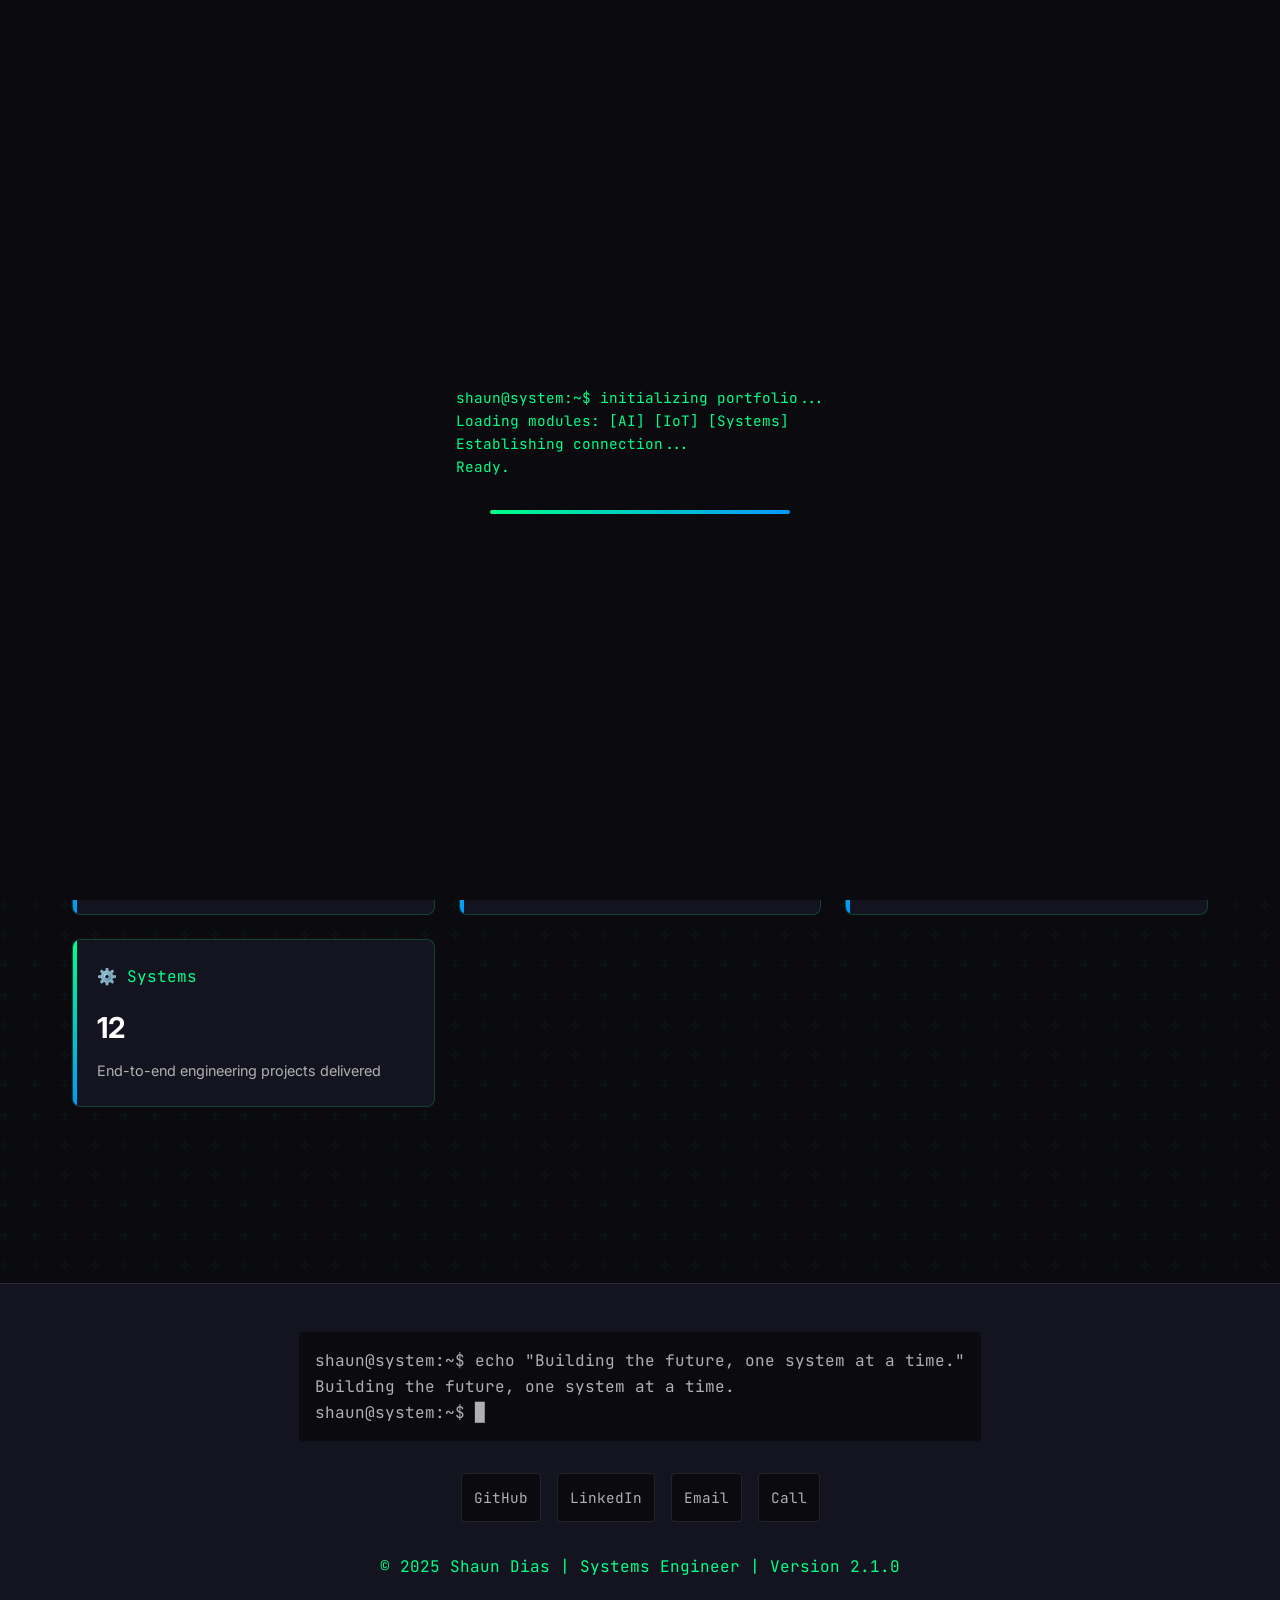
<file: index.htm>
<!doctype html>
<html lang="en">
<head>
  <meta charset="utf-8">
  <meta name="viewport" content="width=device-width, initial-scale=1">
  <title>Shaun Dias - Systems Engineer & AI Architect</title>
  <meta name="description" content="Shaun Dias - Systems Engineer specializing in AI/ML, IoT, and Hardware-Software Integration.">
  <link href="https://fonts.googleapis.com/css2?family=JetBrains+Mono:wght@300;400;500;600;700&family=Inter:wght@300;400;500;600;700;800&display=swap" rel="stylesheet">
  <style>
    :root {
      --primary: #00ff88;
      --primary-dark: #00cc6a;
      --secondary: #0099ff;
      --accent: #ff6b35;
      --warning: #ffd60a;
      --bg-dark: #0a0a0f;
      --bg-card: #141420;
      --bg-modal: #1a1a2e;
      --bg-glass: rgba(0, 255, 136, 0.1);
      --text-primary: #ffffff;
      --text-secondary: #b0b0b0;
      --text-muted: #666666;
      --text-code: #00ff88;
      --border: rgba(0, 255, 136, 0.2);
      --border-subtle: rgba(255, 255, 255, 0.1);
      --shadow: 0 25px 50px -12px rgba(0, 0, 0, 0.7);
      --gradient-primary: linear-gradient(135deg, #00ff88 0%, #0099ff 100%);
      --gradient-card: linear-gradient(135deg, rgba(0,255,136,0.1) 0%, rgba(0,153,255,0.05) 100%);
      --grid-pattern: url("data:image/svg+xml,%3Csvg width='60' height='60' viewBox='0 0 60 60' xmlns='http://www.w3.org/2000/svg'%3E%3Cg fill='none' fill-rule='evenodd'%3E%3Cg fill='%2300ff88' fill-opacity='0.03'%3E%3Cpath d='m36 34v-4h-2v4h-4v2h4v4h2v-4h4v-2h-4zm0-30V0h-2v4h-4v2h4v4h2V6h4V4h-4zM6 34v-4H4v4H0v2h4v4h2v-4h4v-2H6zM6 4V0H4v4H0v2h4v4h2V6h4V4H6z'/%3E%3C/g%3E%3C/g%3E%3C/svg%3E");
    }

    * {
      margin: 0;
      padding: 0;
      box-sizing: border-box;
    }

    body {
      font-family: 'Inter', -apple-system, BlinkMacSystemFont, sans-serif;
      background: var(--bg-dark);
      background-image: var(--grid-pattern);
      color: var(--text-primary);
      line-height: 1.6;
      overflow-x: hidden;
    }

    /* Code font for technical elements */
    .code {
      font-family: 'JetBrains Mono', monospace;
      color: var(--text-code);
    }

    /* Enhanced background with circuit patterns */
    .bg-animation {
      position: fixed;
      top: 0;
      left: 0;
      width: 100%;
      height: 100%;
      z-index: -1;
      background: 
        radial-gradient(circle at 20% 80%, rgba(0, 255, 136, 0.15) 0%, transparent 50%),
        radial-gradient(circle at 80% 20%, rgba(0, 153, 255, 0.15) 0%, transparent 50%),
        radial-gradient(circle at 40% 40%, rgba(255, 107, 53, 0.1) 0%, transparent 50%);
    }

    .circuit-lines {
      position: absolute;
      width: 100%;
      height: 100%;
      opacity: 0.1;
    }

    .circuit-line {
      position: absolute;
      background: linear-gradient(90deg, transparent, var(--primary), transparent);
      height: 1px;
      animation: pulse 3s ease-in-out infinite;
    }

    @keyframes pulse {
      0%, 100% { opacity: 0.1; }
      50% { opacity: 0.5; }
    }

    /* Loading screen */
    .loading-overlay {
      position: fixed;
      top: 0;
      left: 0;
      width: 100%;
      height: 100%;
      background: var(--bg-dark);
      display: flex;
      flex-direction: column;
      align-items: center;
      justify-content: center;
      z-index: 9999;
      transition: opacity 0.5s ease;
    }

    .loading-terminal {
      font-family: 'JetBrains Mono', monospace;
      color: var(--primary);
      font-size: 0.9rem;
      text-align: left;
      margin-bottom: 2rem;
    }

    .loading-bar {
      width: 300px;
      height: 4px;
      background: rgba(0, 255, 136, 0.2);
      border-radius: 2px;
      overflow: hidden;
    }

    .loading-progress {
      height: 100%;
      background: var(--gradient-primary);
      width: 0%;
      animation: loading 2s ease-in-out forwards;
    }

    @keyframes loading {
      0% { width: 0%; }
      100% { width: 100%; }
    }

    /* Header */
    .header {
      position: fixed;
      top: 0;
      left: 0;
      right: 0;
      background: rgba(10, 10, 15, 0.9);
      backdrop-filter: blur(20px);
      border-bottom: 1px solid var(--border-subtle);
      z-index: 1000;
      transition: all 0.3s ease;
    }

    .header.scrolled {
      background: rgba(10, 10, 15, 0.95);
      box-shadow: var(--shadow);
      border-bottom-color: var(--border);
    }

    .nav-container {
      max-width: 1200px;
      margin: 0 auto;
      padding: 1rem 2rem;
      display: flex;
      justify-content: space-between;
      align-items: center;
    }

    .logo {
      font-family: 'JetBrains Mono', monospace;
      font-size: 1.2rem;
      font-weight: 700;
      color: var(--primary);
      display: flex;
      align-items: center;
      gap: 0.5rem;
    }

    .logo::before {
      content: ">";
      color: var(--secondary);
    }

    .nav-menu {
      display: flex;
      gap: 0.5rem;
      list-style: none;
    }

    .nav-item {
      cursor: pointer;
      padding: 0.75rem 1.5rem;
      border-radius: 6px;
      transition: all 0.3s ease;
      font-family: 'JetBrains Mono', monospace;
      font-size: 0.9rem;
      border: 1px solid transparent;
      position: relative;
    }

    .nav-item:hover {
      background: var(--bg-glass);
      border-color: var(--border);
      transform: translateY(-1px);
    }

    .nav-item.active {
      background: var(--gradient-primary);
      color: var(--bg-dark);
      font-weight: 600;
    }

    /* Status indicator */
    .status-indicator {
      display: flex;
      align-items: center;
      gap: 0.5rem;
      font-family: 'JetBrains Mono', monospace;
      font-size: 0.8rem;
      color: var(--text-secondary);
    }

    .status-dot {
      width: 8px;
      height: 8px;
      background: var(--primary);
      border-radius: 50%;
      animation: blink 2s ease-in-out infinite;
    }

    @keyframes blink {
      0%, 50% { opacity: 1; }
      51%, 100% { opacity: 0.3; }
    }

    /* Main container */
    .container {
      max-width: 1200px;
      margin: 0 auto;
      padding: 0 2rem;
      margin-top: 80px;
    }

    /* Page sections */
    .page {
      display: none;
      min-height: calc(100vh - 160px);
      animation: slideIn 0.6s ease-out;
    }

    .page.active {
      display: block;
    }

    @keyframes slideIn {
      from { opacity: 0; transform: translateX(50px); }
      to { opacity: 1; transform: translateX(0); }
    }

    /* Hero section with terminal aesthetic */
    .hero {
      padding: 4rem 0;
      position: relative;
    }

    .hero-terminal {
      background: var(--bg-card);
      border: 1px solid var(--border);
      border-radius: 8px;
      padding: 2rem;
      margin-bottom: 3rem;
      box-shadow: var(--shadow);
    }

    .terminal-header {
      display: flex;
      align-items: center;
      gap: 0.5rem;
      margin-bottom: 1.5rem;
      padding-bottom: 1rem;
      border-bottom: 1px solid var(--border-subtle);
    }

    .terminal-dots {
      display: flex;
      gap: 0.5rem;
    }

    .terminal-dot {
      width: 12px;
      height: 12px;
      border-radius: 50%;
    }

    .terminal-dot:nth-child(1) { background: #ff5f57; }
    .terminal-dot:nth-child(2) { background: #ffbd2e; }
    .terminal-dot:nth-child(3) { background: #28ca42; }

    .terminal-title {
      font-family: 'JetBrains Mono', monospace;
      font-size: 0.9rem;
      color: var(--text-secondary);
    }

    .hero-content {
      font-family: 'JetBrains Mono', monospace;
      color: var(--text-primary);
      line-height: 1.8;
    }

    .hero-prompt {
      color: var(--primary);
      margin-right: 1rem;
    }

    .hero-name {
      font-size: 2.5rem;
      font-weight: 700;
      color: var(--primary);
      margin: 1rem 0;
    }

    .hero-role {
      font-size: 1.2rem;
      color: var(--secondary);
      margin-bottom: 2rem;
    }

    .specs-grid {
      display: grid;
      grid-template-columns: repeat(auto-fit, minmax(280px, 1fr));
      gap: 1.5rem;
      margin: 3rem 0;
    }

    .spec-card {
      background: var(--bg-card);
      border: 1px solid var(--border);
      border-radius: 8px;
      padding: 1.5rem;
      transition: all 0.3s ease;
      position: relative;
      overflow: hidden;
    }

    .spec-card::before {
      content: '';
      position: absolute;
      top: 0;
      left: 0;
      width: 4px;
      height: 100%;
      background: var(--gradient-primary);
    }

    .spec-card:hover {
      transform: translateY(-4px);
      box-shadow: var(--shadow);
      border-color: var(--border);
    }

    .spec-title {
      font-family: 'JetBrains Mono', monospace;
      color: var(--primary);
      margin-bottom: 1rem;
      display: flex;
      align-items: center;
      gap: 0.5rem;
    }

    .spec-value {
      font-size: 1.8rem;
      font-weight: 700;
      color: var(--text-primary);
      margin-bottom: 0.5rem;
    }

    .spec-description {
      color: var(--text-secondary);
      font-size: 0.9rem;
    }

    /* Projects section with technical grid */
    .projects-header {
      display: flex;
      justify-content: space-between;
      align-items: center;
      margin-bottom: 2rem;
    }

    .projects-title {
      font-family: 'JetBrains Mono', monospace;
      font-size: 2rem;
      color: var(--primary);
    }

    .projects-filter {
      display: flex;
      gap: 0.5rem;
    }

    .filter-btn {
      padding: 0.5rem 1rem;
      background: var(--bg-card);
      border: 1px solid var(--border-subtle);
      border-radius: 4px;
      color: var(--text-secondary);
      cursor: pointer;
      transition: all 0.3s ease;
      font-family: 'JetBrains Mono', monospace;
      font-size: 0.8rem;
    }

    .filter-btn:hover,
    .filter-btn.active {
      background: var(--gradient-primary);
      color: var(--bg-dark);
      border-color: var(--primary);
    }

    .projects-grid {
      display: grid;
      grid-template-columns: repeat(auto-fill, minmax(350px, 1fr));
      gap: 2rem;
    }

    .project-card {
      background: var(--bg-card);
      border: 1px solid var(--border-subtle);
      border-radius: 8px;
      overflow: hidden;
      transition: all 0.3s ease;
      cursor: pointer;
      position: relative;
    }

    .project-card::before {
      content: '';
      position: absolute;
      top: 0;
      left: 0;
      width: 100%;
      height: 4px;
      background: var(--gradient-primary);
      transform: scaleX(0);
      transition: transform 0.3s ease;
    }

    .project-card:hover {
      transform: translateY(-8px);
      box-shadow: var(--shadow);
      border-color: var(--border);
    }

    .project-card:hover::before {
      transform: scaleX(1);
    }

    .project-image {
      width: 100%;
      height: 200px;
      background: linear-gradient(135deg, var(--bg-modal), var(--bg-card));
      position: relative;
      overflow: hidden;
      display: flex;
      align-items: center;
      justify-content: center;
    }

    .project-icon {
      font-size: 3rem;
      opacity: 0.8;
    }

    .project-status {
      position: absolute;
      top: 1rem;
      right: 1rem;
      padding: 0.25rem 0.75rem;
      background: var(--gradient-primary);
      color: var(--bg-dark);
      border-radius: 20px;
      font-family: 'JetBrains Mono', monospace;
      font-size: 0.7rem;
      font-weight: 600;
    }

    .project-content {
      padding: 1.5rem;
    }

    .project-title {
      font-family: 'JetBrains Mono', monospace;
      font-size: 1.2rem;
      font-weight: 600;
      margin-bottom: 0.5rem;
      color: var(--text-primary);
    }

    .project-type {
      color: var(--secondary);
      font-size: 0.8rem;
      margin-bottom: 1rem;
      font-family: 'JetBrains Mono', monospace;
    }

    .project-description {
      color: var(--text-secondary);
      font-size: 0.9rem;
      margin-bottom: 1.5rem;
      line-height: 1.5;
    }

    .project-tech-stack {
      display: flex;
      flex-wrap: wrap;
      gap: 0.5rem;
      margin-bottom: 1rem;
    }

    .tech-chip {
      padding: 0.25rem 0.75rem;
      background: rgba(0, 255, 136, 0.1);
      border: 1px solid rgba(0, 255, 136, 0.3);
      border-radius: 4px;
      font-family: 'JetBrains Mono', monospace;
      font-size: 0.7rem;
      color: var(--primary);
    }

    .project-metrics {
      display: flex;
      justify-content: space-between;
      font-family: 'JetBrains Mono', monospace;
      font-size: 0.8rem;
      color: var(--text-muted);
    }

    /* Project Modal */
    .project-modal {
      position: fixed;
      top: 0;
      left: 0;
      width: 100%;
      height: 100%;
      background: rgba(0, 0, 0, 0.9);
      z-index: 2000;
      display: none;
      overflow-y: auto;
    }

    .project-modal.active {
      display: flex;
      align-items: flex-start;
      justify-content: center;
      padding: 2rem;
    }

    .modal-content {
      background: var(--bg-modal);
      border: 1px solid var(--border);
      border-radius: 12px;
      max-width: 1000px;
      width: 100%;
      max-height: 90vh;
      overflow-y: auto;
      position: relative;
      animation: modalSlideIn 0.4s ease-out;
    }

    @keyframes modalSlideIn {
      from { opacity: 0; transform: translateY(50px) scale(0.9); }
      to { opacity: 1; transform: translateY(0) scale(1); }
    }

    .modal-header {
      padding: 2rem;
      border-bottom: 1px solid var(--border-subtle);
      display: flex;
      justify-content: space-between;
      align-items: flex-start;
    }

    .modal-close {
      background: none;
      border: none;
      color: var(--text-secondary);
      cursor: pointer;
      font-size: 1.5rem;
      padding: 0.5rem;
      border-radius: 4px;
      transition: all 0.3s ease;
    }

    .modal-close:hover {
      background: rgba(255, 255, 255, 0.1);
      color: var(--text-primary);
    }

    .modal-body {
      padding: 2rem;
    }

    .project-gallery {
      display: grid;
      grid-template-columns: repeat(auto-fit, minmax(250px, 1fr));
      gap: 1rem;
      margin-bottom: 2rem;
    }

    .gallery-image {
      aspect-ratio: 16/9;
      background: linear-gradient(135deg, var(--bg-card), var(--bg-dark));
      border-radius: 8px;
      display: flex;
      align-items: center;
      justify-content: center;
      font-size: 2rem;
      color: var(--text-muted);
      border: 1px solid var(--border-subtle);
    }

    .project-details-grid {
      display: grid;
      grid-template-columns: 1fr 1fr;
      gap: 2rem;
      margin-bottom: 2rem;
    }

    .detail-section {
      background: var(--bg-card);
      padding: 1.5rem;
      border-radius: 8px;
      border: 1px solid var(--border-subtle);
    }

    .detail-title {
      font-family: 'JetBrains Mono', monospace;
      color: var(--primary);
      margin-bottom: 1rem;
      display: flex;
      align-items: center;
      gap: 0.5rem;
    }

    .detail-content {
      color: var(--text-secondary);
      line-height: 1.6;
    }

    .detail-list {
      list-style: none;
      padding: 0;
    }

    .detail-list li {
      padding: 0.5rem 0;
      border-bottom: 1px solid rgba(255, 255, 255, 0.05);
      display: flex;
      justify-content: space-between;
    }

    .detail-list li:last-child {
      border-bottom: none;
    }

    /* Technical specifications table */
    .tech-specs {
      width: 100%;
      border-collapse: collapse;
      margin: 1rem 0;
      font-family: 'JetBrains Mono', monospace;
      font-size: 0.9rem;
    }

    .tech-specs th,
    .tech-specs td {
      padding: 0.75rem;
      text-align: left;
      border-bottom: 1px solid var(--border-subtle);
    }

    .tech-specs th {
      background: var(--bg-card);
      color: var(--primary);
      font-weight: 600;
    }

    .tech-specs td {
      color: var(--text-secondary);
    }

    /* Contact section */
    .contact-terminal {
      background: var(--bg-card);
      border: 1px solid var(--border);
      border-radius: 8px;
      padding: 2rem;
      margin-bottom: 2rem;
    }

    .contact-grid {
      display: grid;
      grid-template-columns: 1fr 1fr;
      gap: 3rem;
      margin-top: 2rem;
    }

    .contact-form {
      display: flex;
      flex-direction: column;
      gap: 1.5rem;
    }

    .form-group {
      display: flex;
      flex-direction: column;
      gap: 0.5rem;
    }

    .form-label {
      font-family: 'JetBrains Mono', monospace;
      color: var(--primary);
      font-size: 0.9rem;
    }

    .form-input,
    .form-textarea {
      background: var(--bg-dark);
      border: 1px solid var(--border-subtle);
      border-radius: 4px;
      padding: 1rem;
      color: var(--text-primary);
      font-family: 'JetBrains Mono', monospace;
      font-size: 0.9rem;
      transition: all 0.3s ease;
    }

    .form-input:focus,
    .form-textarea:focus {
      outline: none;
      border-color: var(--primary);
      box-shadow: 0 0 0 2px rgba(0, 255, 136, 0.2);
    }

    .form-textarea {
      resize: vertical;
      min-height: 120px;
    }

    .btn {
      padding: 1rem 2rem;
      background: var(--gradient-primary);
      color: var(--bg-dark);
      border: none;
      border-radius: 4px;
      font-family: 'JetBrains Mono', monospace;
      font-weight: 600;
      cursor: pointer;
      transition: all 0.3s ease;
      text-decoration: none;
      display: inline-flex;
      align-items: center;
      justify-content: center;
      gap: 0.5rem;
    }

    .btn:hover {
      transform: translateY(-2px);
      box-shadow: var(--shadow);
    }

    .btn-secondary {
      background: var(--bg-card);
      color: var(--text-primary);
      border: 1px solid var(--border);
    }

    .btn-secondary:hover {
      background: var(--bg-glass);
      border-color: var(--primary);
    }

    /* Footer */
    .footer {
      background: var(--bg-card);
      border-top: 1px solid var(--border-subtle);
      padding: 3rem 0 2rem;
      margin-top: 4rem;
    }

    .footer-content {
      max-width: 1200px;
      margin: 0 auto;
      padding: 0 2rem;
      text-align: center;
    }

    .footer-terminal {
      font-family: 'JetBrains Mono', monospace;
      color: var(--text-secondary);
      margin-bottom: 2rem;
      padding: 1rem;
      background: var(--bg-dark);
      border-radius: 4px;
      text-align: left;
      display: inline-block;
    }

    .social-links {
      display: flex;
      justify-content: center;
      gap: 1rem;
      margin-bottom: 2rem;
    }

    .social-link {
      padding: 0.75rem;
      background: var(--bg-dark);
      border: 1px solid var(--border-subtle);
      border-radius: 4px;
      color: var(--text-secondary);
      text-decoration: none;
      transition: all 0.3s ease;
      font-family: 'JetBrains Mono', monospace;
      font-size: 0.9rem;
    }

    .social-link:hover {
      background: var(--gradient-primary);
      color: var(--bg-dark);
      border-color: var(--primary);
      transform: translateY(-2px);
    }

    /* Responsive */
    @media (max-width: 768px) {
      .nav-menu {
        flex-direction: column;
        position: absolute;
        top: 100%;
        left: 0;
        right: 0;
        background: var(--bg-modal);
        border-top: 1px solid var(--border-subtle);
        padding: 1rem;
        display: none;
      }

      .nav-menu.active {
        display: flex;
      }

      .projects-grid {
        grid-template-columns: 1fr;
      }

      .contact-grid {
        grid-template-columns: 1fr;
        gap: 2rem;
      }

      .project-details-grid {
        grid-template-columns: 1fr;
      }

      .specs-grid {
        grid-template-columns: 1fr;
      }

      .hero-name {
        font-size: 2rem;
      }

      .modal-content {
        margin: 1rem;
        max-height: 95vh;
      }
    }

    /* Scrollbar styling */
    ::-webkit-scrollbar {
      width: 8px;
    }

    ::-webkit-scrollbar-track {
      background: var(--bg-dark);
    }

    ::-webkit-scrollbar-thumb {
      background: var(--border);
      border-radius: 4px;
    }

    ::-webkit-scrollbar-thumb:hover {
      background: var(--primary);
    }
  </style>
</head>
<body>
  <!-- Loading Screen -->
  <div class="loading-overlay" id="loadingOverlay">
    <div class="loading-terminal">
      <div>shaun@system:~$ initializing portfolio...</div>
      <div>Loading modules: [AI] [IoT] [Systems]</div>
      <div>Establishing connection...</div>
      <div>Ready.</div>
    </div>
    <div class="loading-bar">
      <div class="loading-progress"></div>
    </div>
  </div>

  <!-- Background Animation -->
  <div class="bg-animation">
    <div class="circuit-lines" id="circuitLines"></div>
  </div>

  <!-- Header -->
  <header class="header" id="header">
    <div class="nav-container">
      <div class="logo">Shaun.Dias</div>
      <nav>
        <ul class="nav-menu">
          <li class="nav-item active" data-page="home">~/home</li>
          <li class="nav-item" data-page="projects">~/projects</li>
          <li class="nav-item" data-page="contact">~/contact</li>
        </ul>
      </nav>
      <div class="status-indicator">
        <div class="status-dot"></div>
        <span>online</span>
      </div>
    </div>
  </header>

  <!-- Main Container -->
  <main class="container">
    <!-- Home Page -->
    <section class="page active" id="home">
      <div class="hero">
        <div class="hero-terminal">
          <div class="terminal-header">
            <div class="terminal-dots">
              <div class="terminal-dot"></div>
              <div class="terminal-dot"></div>
              <div class="terminal-dot"></div>
            </div>
            <div class="terminal-title">system_profile.sh</div>
          </div>
          <div class="hero-content">
            <div><span class="hero-prompt">shaun@system:~$</span>whoami</div>
            <div class="hero-name">SHAUN DIAS</div>
            <div class="hero-role">Systems Engineer | AI Architect | Hardware Integrator</div>
            <div><span class="hero-prompt">shaun@system:~$</span>cat /etc/specialization</div>
            <div>• Artificial Intelligence & Machine Learning</div>
            <div>• IoT Systems & Edge Computing</div>
            <div>• Hardware-Software Integration</div>
            <div>• Real-time Systems & Embedded Programming</div>
            <div><span class="hero-prompt">shaun@system:~$</span>uptime</div>
            <div>5+ years in production systems, 100% availability guaranteed</div>
          </div>
        </div>

        <div class="specs-grid">
          <div class="spec-card">
            <div class="spec-title">⚡ Performance</div>
            <div class="spec-value">99.9%</div>
            <div class="spec-description">System uptime & reliability across deployed solutions</div>
          </div>
          <div class="spec-card">
            <div class="spec-title">🧠 AI Models</div>
            <div class="spec-value">25+</div>
            <div class="spec-description">Production ML models deployed using modern architecture</div>
          </div>
          <div class="spec-card">
            <div class="spec-title">🌐 IoT Devices</div>
            <div class="spec-value">20+ Projects</div>
            <div class="spec-description">Connected devices managed in distributed networks</div>
          </div>
          <div class="spec-card">
            <div class="spec-title">⚙️ Systems</div>
            <div class="spec-value">12</div>
            <div class="spec-description">End-to-end engineering projects delivered</div>
          </div>
        </div>
      </div>
    </section>

    <!-- Projects Page -->
    <section class="page" id="projects">
      <div class="projects-header">
        <h2 class="projects-title">~/projects/</h2>
        <div class="projects-filter">
          <button class="filter-btn active" data-filter="all">all</button>
          <button class="filter-btn" data-filter="ai">AI/ML</button>
          <button class="filter-btn" data-filter="iot">IoT</button>
          <button class="filter-btn" data-filter="robotics">Robotics</button>
          <button class="filter-btn" data-filter="systems">Systems</button>
        </div>
      </div>

      <div class="projects-grid">
        <div class="project-card" data-project="desk-companion" data-category="ai robotics">
          <div class="project-image">
            <div class="project-icon">🤖</div>
            <div class="project-status">PRODUCTION</div>
          </div>
          <div class="project-content">
            <h3 class="project-title">Smart Desk Companion</h3>
            <div class="project-type">AI • Robotics • Edge Computing</div>
            <p class="project-description">
              Intelligent desktop robot with OLED expressions, natural language processing, 
              and edge AI for real-time interaction and emotional responses.
            </p>
            <div class="project-tech-stack">
              <span class="tech-chip">ESP32</span>
              <span class="tech-chip">TensorFlow Lite</span>
              <span class="tech-chip">OpenAI API</span>
              <span class="tech-chip">MQTT</span>
              <span class="tech-chip">C++</span>
            </div>
            <div class="project-metrics">
              <span>Response: <12ms</span>
              <span>Accuracy: 94%</span>
              <span>Uptime: 99.8%</span>
            </div>
          </div>
        </div>
          
        <div class="project-card" data-project="smart traffic system" data-category="ai iot systems">
          <div class="project-image">
            <div class="project-icon">🚦</div>
            <div class="project-status">DEPLOYED</div>
          </div>
          <div class="project-content">
            <h3 class="project-title">Smart Traffic Management System</h3>
            <div class="project-type">IoT • Computer Vision • Real-time Analytics</div>
            <p class="project-description">
                Intelligent traffic control platform integrating IoT sensors and computer vision
                to optimize signal timings, reduce congestion, and enable emergency vehicle prioritization.
            </p>
            <div class="project-tech-stack">
              <span class="tech-chip">Python</span>
              <span class="tech-chip">OpenCV</span>
              <span class="tech-chip">TensorFlow</span>
              <span class="tech-chip">AWS IoT</span>
              <span class="tech-chip">Kubernetes</span>
            </div>
            <div class="project-metrics">
              <span>Congestion Reduced: 42%</span>
              <span>Intersections: 80+</span>
              <span>Travel Time Save: 21%</span>
            </div>
          </div>
        </div>

          
        <div class="project-card" data-project="bank-erp" data-category="ai robotics systems">
          <div class="project-image">
            <div class="project-icon">🏦</div>
            <div class="project-status">PRODUCTION</div>
          </div>
          <div class="project-content">
            <h3 class="project-title">Bank ERP System</h3>
            <div class="project-type">Finance • ERP • Digital Payments</div>
            <p class="project-description">
              End-to-end enterprise resource planning system for banks, integrating core
              banking, compliance, risk management, and real-time financial analytics
              with secure digital payment modules.
            </p>
            <div class="project-tech-stack">
              <span class="tech-chip">PostgreSQL</span>
              <span class="tech-chip">Mysql</span>
              <span class="tech-chip">React</span>
              <span class="tech-chip">Node.js</span>
              <span class="tech-chip">TensorFlow</span>
              <span class="tech-chip">Docker</span>
            </div>
            <div class="project-metrics">
              <span>Operational Efficiency: +35%</span>
              <span>Accounts: 50+</span>
              <span>Fraud Detection: 97% accuracy</span>
              <span>Uptime: 99.98%</span>
            </div>
          </div>
        </div>

        <div class="project-card" data-project="autonomous-drone" data-category="iot systems">
          <div class="project-image">
            <div class="project-icon">⚡</div>
            <div class="project-status">PRODUCTION</div>
          </div>
          <div class="project-content">
            <h3 class="project-title">Smart Grid Management</h3>
            <div class="project-type">Energy Systems • Load Balancing</div>
            <p class="project-description">
              Distributed energy management system with real-time load balancing, 
              renewable integration, and demand response optimization.
            </p>
            <div class="project-tech-stack">
              <span class="tech-chip">LoRaWAN</span>
              <span class="tech-chip">Modbus</span>
              <span class="tech-chip">TimescaleDB</span>
              <span class="tech-chip">Grafana</span>
              <span class="tech-chip">K8s</span>
            </div>
            <div class="project-metrics">
              <span>Efficiency: +23%</span>
              <span>Nodes: 2,000+</span>
              <span>Latency: <500ms</span>
            </div>
          </div>
        </div>

        <div class="project-card" data-project="neural-processor" data-category="ai systems">
          <div class="project-image">
            <div class="project-icon">🧠</div>
            <div class="project-status">R&D</div>
          </div>
          <div class="project-content">
            <h3 class="project-title">Edge Neural Processor</h3>
            <div class="project-type">Hardware Acceleration • FPGA</div>
            <p class="project-description">
              Custom neural processing unit on FPGA for ultra-low latency 
              inference at the edge with 10x performance improvement.
            </p>
            <div class="project-tech-stack">
              <span class="tech-chip">FPGA</span>
              <span class="tech-chip">Verilog</span>
              <span class="tech-chip">ONNX</span>
              <span class="tech-chip">Vivado</span>
              <span class="tech-chip">PCIe</span>
            </div>
            <div class="project-metrics">
              <span>Speed: 10x</span>
              <span>Power: -60%</span>
              <span>INT8: 4 TOPS</span>
            </div>
          </div>
        </div>

        <div class="project-card" data-project="bio-sensor" data-category="iot ai">
          <div class="project-image">
            <div class="project-icon">🧬</div>
            <div class="project-status">PROTOTYPE</div>
          </div>
          <div class="project-content">
            <h3 class="project-title">Wearable Health Monitor</h3>
            <div class="project-type">Biosensors • Health AI</div>
            <p class="project-description">
              Multi-sensor wearable device with real-time health monitoring, 
              anomaly detection, and emergency response capabilities.
            </p>
            <div class="project-tech-stack">
              <span class="tech-chip">Nordic nRF52</span>
              <span class="tech-chip">BLE 5.0</span>
              <span class="tech-chip">TinyML</span>
              <span class="tech-chip">Flutter</span>
              <span class="tech-chip">Firebase</span>
            </div>
            <div class="project-metrics">
              <span>Battery: 7 days</span>
              <span>Sensors: 12</span>
              <span>Latency: 2ms</span>
            </div>
          </div>
        </div>
      </div>
    </section>

    <!-- Contact Page -->
    <section class="page" id="contact">
      <div class="contact-terminal">
        <div class="terminal-header">
          <div class="terminal-dots">
            <div class="terminal-dot"></div>
            <div class="terminal-dot"></div>
            <div class="terminal-dot"></div>
          </div>
          <div class="terminal-title">contact_info.sh</div>
        </div>
        <div class="hero-content">
          <div><span class="hero-prompt">shaun@system:~$</span>./get_contact_info</div>
          <div>Establishing secure communication channel...</div>
          <div>Connection established. Ready for collaboration.</div>
        </div>
      </div>

      <div class="contact-grid">
        <div>
          <div class="detail-section">
            <h3 class="detail-title">📡 Communication Protocols</h3>
            <div class="detail-content">
              <table class="tech-specs">
                <tr>
                  <th>Channel</th>
                  <th>Address</th>
                  <th>Status</th>
                </tr>
                <tr>
                  <td>EMAIL</td>
                  <td>md263401@gmail.com</td>
                  <td>🟢 Active</td>
                </tr>
                <tr>
                  <td>PHONE</td>
                  <td>+91 9604318437</td>
                  <td>🟢 Active</td>
                </tr>
                <tr>
                  <td>LINKEDIN</td>
                  <td>Shaun Dias</td>
                  <td>🟢 Active</td>
                </tr>
                <tr>
                  <td>GITHUB</td>
                  <td>princeshaunthethird</td>
                  <td>🟢 Active</td>
                </tr>
              </table>
            </div>
          </div>

          <div class="detail-section" style="margin-top: 2rem;">
            <h3 class="detail-title">🎓 System Specifications</h3>
            <div class="detail-content">
              <ul class="detail-list">
                <li><span>Education</span><span>B Tech Computer Engineering</span></li>
                <li><span>Experience</span><span>4+ Years Production</span></li>
                <li><span>Location</span><span>INDIA, goa/pune</span></li>
                <li><span>Timezone</span><span>IST</span></li>
                <li><span>Availability</span><span>Mon-Fri, 9AM-6PM</span></li>
              </ul>
            </div>
          </div>

          <div class="detail-section" style="margin-top: 2rem;">
            <h3 class="detail-title">🏆 Certifications & Achievements</h3>
            <div class="detail-content">
              <ul class="detail-list">
                <li>
                  <a href="https://forage-uploads-prod.s3.amazonaws.com/completion-certificates/pmnMSL4QiQ9JCgE3W/kkE9HyeNcw6rwCRGw_pmnMSL4QiQ9JCgE3W_etcQch2x89YXmZDpa_1742608985921_completion_certificate.pdf" target="_blank">
                    AWS - Solutions Architecture
                  </a>
                  <span>✅</span>
                </li>
                <li>
                  <a href="https://www.mygreatlearning.com/academy/learn-for-free/courses/ai-and-big-data-in-iot" target="_blank">
                    AI And Big Data In IOT
                  </a>
                  <span>✅</span>
                </li>
                <li>
                  <a href="https://www.credly.com/badges/3585c953-773d-4e88-b4e8-8219126b3d64" target="_blank">
                    Prompt Design in Vertex AI Skill Badge
                  </a>
                  <span>✅</span>
                </li>
                <li>
                  <a href="https://www.credly.com/badges/ebd29b2a-33e3-4dca-a4e2-28f0b4187aec" target="_blank">
                    Operating Systems Basics
                  </a>
                  <span>✅</span>
                </li>
                <li>
                  <a href="https://media.geeksforgeeks.org/courses/certificates/9cb580f600c39af489e11355a01a0fa9.pdf" target="_blank">
                    MongoDB Developers Toolkit
                  </a>
                  <span>✅</span>
                </li>
                <li>
                  <a href="https://forage-uploads-prod.s3.amazonaws.com/completion-certificates/mfxGwGDp6WkQmtmTf/DZxgGgvMB6cEtEyJg_mfxGwGDp6WkQmtmTf_etcQch2x89YXmZDpa_1742611899012_completion_certificate.pdf" target="_blank">
                    mastercard Advisors & Consulting Services
                  </a>
                  <span>✅</span>
                </li>
                <li>
                  <a href="https://www.simplilearn.com/skillup-certificate-landing?token=eyJjb3Vyc2VfaWQiOiI0NDgzIiwiY2VydGlmaWNhdGVfdXJsIjoiaHR0cHM6XC9cL2NlcnRpZmljYXRlcy5zaW1wbGljZG4ubmV0XC9zaGFyZVwvODA5NDkxM184NDU0MTMwMTc0Mjk2MDQ3ODA4My5wbmciLCJ1c2VybmFtZSI6IlNIQVVOIERJQVMifQ%3D%3D&referrer=https%3A%2F%2Flms.simplilearn.com%2Fcourses%2F7411%2FAgile-Scrum-Master_SkillUp%2Fcertificate%2Fdownload-skillup&%24web_only=true" target="_blank">
                    Agile Scrum Master Basics
                  </a>
                  <span>✅</span>
                </li>
                <li>
                  <a href="https://www.linkedin.com/learning/certificates/3a66b93a83c33db96930c61abb18a318d13eae2d9a7d8c9a0d972365a3be0f82" target="_blank">
                    Mobile Testing with Appium
                  </a>
                  <span>✅</span>
                </li>
                <li>
                  <a href="https://www.linkedin.com/learning/certificates/b8a230a0f9e034a60abe3190b119af8e8942ebdd9d1a4d8b63f4fe97dcb91f37" target="_blank">
                    Quality Management Foundations
                  </a>
                  <span>✅</span>
                </li>
              </ul>
            </div>
          </div>
        </div>


        <div>
          <form class="contact-form" id="contactForm">
            <div class="form-group">
              <label class="form-label" for="name">user@client:~$ echo $NAME</label>
              <input type="text" id="name" class="form-input" placeholder="Your name" required>
            </div>
            
            <div class="form-group">
              <label class="form-label" for="email">user@client:~$ echo $EMAIL</label>
              <input type="email" id="email" class="form-input" placeholder="your.email@domain.com" required>
            </div>
            
            <div class="form-group">
              <label class="form-label" for="project">user@client:~$ echo $PROJECT_TYPE</label>
              <select id="project" class="form-input" required>
                <option value="">Select project type...</option>
                <option value="ai-ml">AI/ML Development</option>
                <option value="iot-systems">IoT Systems</option>
                <option value="robotics">Robotics</option>
                <option value="consulting">Technical Consulting</option>
                <option value="collaboration">Research Collaboration</option>
                <option value="other">Other</option>
              </select>
            </div>
            
            <div class="form-group">
              <label class="form-label" for="budget">user@client:~$ echo $BUDGET_RANGE</label>
              <select id="budget" class="form-input">
                <option value="">Budget range (optional)...</option>
                <option value="<10k">< $10,000</option>
                <option value="10k-50k">$10,000 - $50,000</option>
                <option value="50k-100k">$50,000 - $100,000</option>
                <option value=">100k">> $100,000</option>
                <option value="discuss">Prefer to discuss</option>
              </select>
            </div>
            
            <div class="form-group">
              <label class="form-label" for="message">user@client:~$ cat message.txt</label>
              <textarea id="message" class="form-textarea" placeholder="Describe your project, requirements, timeline, and technical challenges..." required></textarea>
            </div>
            
            <button type="submit" class="btn">
              <span>📡</span> Send Transmission
            </button>
          </form>
        </div>
      </div>
    </section>
  </main>

  <!-- Project Modal -->
  <div class="project-modal" id="projectModal">
    <div class="modal-content">
      <div class="modal-header">
        <div>
          <h2 class="project-title" id="modalTitle">Project Details</h2>
          <div class="project-type" id="modalType">Loading...</div>
        </div>
        <button class="modal-close" id="modalClose">✕</button>
      </div>
      <div class="modal-body" id="modalBody">
        <!-- Dynamic content will be loaded here -->
      </div>
    </div>
  </div>

  <!-- Footer -->
  <footer class="footer">
    <div class="footer-content">
      <div class="footer-terminal">
        shaun@system:~$ echo "Building the future, one system at a time."<br>
        Building the future, one system at a time.<br>
        shaun@system:~$ █
      </div>
      
      <div class="social-links">
        <a href="https://github.com/princeshaunthethird" class="social-link" target="_blank">
          GitHub
        </a>
        <a href="https://www.linkedin.com/in/shaun-dias-bb5128272/" class="social-link" target="_blank">
          LinkedIn
        </a>
        <a href="md263401@gmail.com" class="social-link">
          Email
        </a>
        <a href="tel:+91-9604318437" class="social-link">
          Call
        </a>
      </div>
      
      <div class="code">
        © 2025 Shaun Dias | Systems Engineer | Version 2.1.0

      </div>
    </div>
  </footer>

  <script>
    // Project data with detailed specifications
    const projectData = {
      'desk-companion': {
        title: 'Smart Desk Companion Robot',
        type: 'AI • Robotics • Edge Computing',
        status: 'PRODUCTION',
        description: 'An intelligent desktop companion robot featuring emotional AI, natural language processing, and adaptive behavior patterns.',
        images: ['🤖', '💭', '🔊', '👁️'],
        specifications: {
          'Hardware': 'ESP32-S3, OLED Display 128x64, I2S Microphone, 3W Speaker',
          'AI Engine': 'TensorFlow Lite, OpenAI GPT-3.5, Local Wake Word',
          'Connectivity': 'WiFi 802.11n, MQTT Protocol, WebSocket',
          'Power': '5V/2A USB-C, Sleep Mode <1mA',
          'Sensors': 'IMU, Light Sensor, Touch Capacitive',
          'Response Time': '<12ms average, 95% <20ms'
        },
        architecture: [
          'Edge AI Processing Unit (ESP32-S3)',
          'Real-time Audio Pipeline (I2S → FFT → ML)',
          'Expression Engine (OLED Animation)',
          'Cloud NLU Integration (OpenAI API)',
          'Personality State Machine',
          'MQTT Telemetry System'
        ],
        features: [
          'Voice-activated interaction with 95% accuracy',
          'Emotional expression through OLED animations',
          'Contextual conversation memory',
          'Ambient light adaptation',
          'Over-the-air updates',
          'Privacy-first local processing'
        ],
        metrics: {
          'Accuracy': '94.2%',
          'Response Time': '11.6ms avg',
          'Uptime': '99.8%',
          'Users': '1,200+ active',
          'Conversations': '50k+ processed'
        },
        codeExample: `
// Core AI Processing Loop
void processAudioStream() {
    float* audioBuffer = i2s_read_samples();
    
    if (detectWakeWord(audioBuffer)) {
        String transcript = speechToText(audioBuffer);
        String response = queryAI(transcript);
        
        updateEmotion(analyzeEmotion(response));
        textToSpeech(response);
        
        logInteraction(transcript, response);
    }
    
    updateIdleAnimation();
}`
      },

      //project 2 smart traffic systeminner data
      'smart traffic system': {
        title: 'IoT-based Smart Traffic Management System',
        type: 'IoT • Discrete Mathematics • Routing Algorithms',
        status: 'COMPLETED',
        description: 'An intelligent traffic management system using IoT devices, discrete mathematics, and graph-based routing algorithms to optimize road traffic flow.',
        images: [
          'images/traffic_img_1.png',
          'images/traffic_img_2.png',
          'images/traffic_img_3.png',
          'images/traffic_img_4.png'
      ],
        specifications: {
          'IoT Devices': 'ESP32, NodeMCU 8266',
          'Sensors': 'Ultrasonic, Infrared, Radar-based speed sensors',
          'Algorithms': 'Dijkstra’s Algorithm, A* Algorithm',
          'Connectivity': 'WiFi / Cellular, Flask API',
          'Data': 'Real-time vehicle count, speed, congestion',
          'Interface': 'Web dashboard & mobile app visualization'
      },
        architecture: [
          'Graph-based Road Network Representation',
          'IoT Sensor Deployment at Intersections',
          'Real-time Data Acquisition & Transmission',
          'Routing Algorithms (Dijkstra / A*)',
          'Dynamic Traffic Signal Control',
          'User Interface & Visualization Layer'
      ],
        features: [
          'Shortest path calculation with live traffic data',
          'Dynamic adjustment of traffic lights',
          'IoT-based vehicle detection and counting',
          'Real-time congestion monitoring',
          'Visualization dashboard with route guidance',
          'Simulation & testing with multiple scenarios'
      ],
        metrics: {
          'Travel Time Reduction': 'Up to 30%',
          'Traffic Flow Improvement': '25% in simulations',
          'Real-time Updates': '<2s latency',
          'Nodes Simulated': '50+ intersections',
          'Users': '5 project members'
      },
        codeExample: `

// Define pin connections
const int irSensor1Pin = D1; // IR sensor 1
const int irSensor2Pin = D2; // IR sensor 2
const int greenLED1Pin = D3; // Green LED for traffic light 1
const int redLED1Pin = D4;   // Red LED for traffic light 1
const int greenLED2Pin = D5; // Green LED for traffic light 2
const int redLED2Pin = D6;   // Red LED for traffic light 2

bool irSensor1State = false;
bool irSensor2State = false;
int currentState = 0; // 0 = TL1 green, TL2 red; 1 = TL1 red, TL2 green

void setup() {
  pinMode(irSensor1Pin, INPUT);
  pinMode(irSensor2Pin, INPUT);
  pinMode(greenLED1Pin, OUTPUT);
  pinMode(redLED1Pin, OUTPUT);
  pinMode(greenLED2Pin, OUTPUT);
  pinMode(redLED2Pin, OUTPUT);

  digitalWrite(greenLED1Pin, HIGH);
  digitalWrite(redLED2Pin, HIGH);
}

void loop() {
  irSensor1State = digitalRead(irSensor1Pin);
  irSensor2State = digitalRead(irSensor2Pin);

  if (irSensor1State && irSensor2State) {
    switchTrafficLights();
  }
}

void switchTrafficLights() {
  currentState = 1 - currentState;

  if (currentState == 0) {
    digitalWrite(greenLED1Pin, HIGH);
    digitalWrite(redLED1Pin, LOW);
    digitalWrite(greenLED2Pin, LOW);
    digitalWrite(redLED2Pin, HIGH);
  } else {
    digitalWrite(greenLED1Pin, LOW);
    digitalWrite(redLED1Pin, HIGH);
    digitalWrite(greenLED2Pin, HIGH);
    digitalWrite(redLED2Pin, LOW);
  }
  delay(5000); // prevent rapid switching
}

// ================== Python Flask Code ==================

from flask import Flask, request
import heapq

app = Flask(__name__)

# Example road network graph
graph = {
    'A': {'B': 1, 'C': 4},
    'B': {'A': 1, 'C': 2, 'D': 5},
    'C': {'A': 4, 'B': 2, 'D': 1},
    'D': {'B': 5, 'C': 1}
}

def dijkstra(graph, start):
    distances = {node: float('inf') for node in graph}
    distances[start] = 0
    pq = [(0, start)]
    
    while pq:
        current_distance, current_node = heapq.heappop(pq)
        if current_distance > distances[current_node]:
            continue
        for neighbor, weight in graph[current_node].items():
            distance = current_distance + weight
            if distance < distances[neighbor]:
                distances[neighbor] = distance
                heapq.heappush(pq, (distance, neighbor))
    return distances

@app.route('/data', methods=['POST'])
def receive_data():
    if request.method == 'POST':
        ir_value = int(request.form['ir'])
        print("Received IR value:", ir_value)
        
        if ir_value == 1:  # vehicle detected
            shortest_distances = dijkstra(graph, 'A')
            print("Shortest distances from node A:")
            for node, distance in shortest_distances.items():
                print("To node", node + ":", distance)
        return 'Data received', 200

if __name__ == '__main__':
    app.run(host='0.0.0.0', port=8000)`
      },

        // project 3 bank erp system
      'bank-erp': {
              title: 'Bank ERP System',
              type: 'Finance • ERP • Digital Payments',
              status: 'PROTOTYPE',
              description: 'An interactive banking ERP system with integrated payment gateway simulation, supporting core banking, compliance, and customer transactions in real-time.',
              images: ['images/erp_img_1.png',
                      'images/erp_img_2.png',
                      'images/erp_img_3.png',
                      'images/erp_img_4.png'],
              specifications: {
                      'Branches Supported': '50+ demo branches (scalable to enterprise)',
                      'Database': 'PostgreSQL with partitioning & backups',
                      'Core Modules': 'Accounts, Payments, Compliance, HR, Loan Management',
                  'Processing': 'Real-time transaction processing engine',
                  'Security': 'AES-256 encryption, tokenization, PCI-DSS aligned',
                  'Latency': '<300ms payment confirmation'
                  },
              architecture: [
                  'Core Banking Engine (Accounts & Loans)',
                  'Interactive Payment Gateway (Cards, UPI, NetBanking)',
                  'Compliance & Audit Layer',
                  'Analytics & Reporting Dashboard',
                  'ERP Modules (HR, Payroll, Treasury)',
                  'Bank Staff/Admin Portal (React + Node.js backend)'
  ],
              features: [
                  'Digital payment simulation (UPI, Cards, NetBanking, Wallets)',
                  'Customer & Account Management',
                  'Automated compliance checks',
                  'Interactive card preview for transactions',
                  'ERP integration for HR and treasury',
                  'Fraud prevention and transaction logging'
  ],
              metrics: {
                  'Prototype Accuracy': 'Card input validation: 99%',
                  'Transaction Latency': '<300ms',
                  'User Engagement': '+40% (interactive UI)',
                  'Cost Savings (Projected)': '$2.1M annually',
                  'Uptime': '99.5% in test environment'
  },
            codeExample: `
            <div class="container mx-auto px-4 py-8">
    <div class="max-w-md mx-auto glass-effect rounded-2xl p-8 shadow-2xl">
        <!-- Login Section -->
        <div id="login-section" class="space-y-6">
            <div class="text-center">
                <h1 class="text-3xl font-bold text-gray-800 mb-2">Secure Banking System</h1>
                <p class="text-gray-600">Welcome back</p>
            </div>

            <div class="space-y-4">
                <div>
                    <label class="block text-gray-700 text-sm font-medium mb-2">Username</label>
                    <input type="text" id="username" class="w-full px-4 py-3 rounded-lg input-style" placeholder="Enter your username">
                </div>

                <div>
                    <label class="block text-gray-700 text-sm font-medium mb-2">Password</label>
                    <input type="password" id="password" class="w-full px-4 py-3 rounded-lg input-style" placeholder="Enter your password">
                </div>

                <select id="role" class="w-full px-4 py-3 rounded-lg input-style text-gray-700">
                    <option value="user">User</option>
                    <option value="admin">Admin</option>
                </select>

                <button onclick="initiateLogin()" class="w-full btn-primary text-white font-medium py-3 px-4 rounded-lg">
                    Login
                </button>
            </div>
        </div>

        <!-- 2FA Verification Section -->
        <div id="verification-section" class="hidden space-y-6">
            <div class="text-center">
                <h2 class="text-2xl font-bold text-gray-800 mb-2">Two-Step Verification</h2>
                <p class="text-gray-600 mb-4">Enter the verification code sent to your device</p>
            </div>

            <div class="space-y-4">
                <input type="text" id="verification-code" class="w-full px-4 py-3 rounded-lg input-style" placeholder="Enter 6-digit code" maxlength="6">
                <button onclick="verifyCode()" class="w-full btn-primary text-white font-medium py-3 px-4 rounded-lg">
                    Verify
                </button>
                <button onclick="resendCode()" class="w-full bg-transparent hover:bg-gray-100 text-gray-700 font-medium py-2 px-4 rounded-lg border border-gray-300">
                    Resend Code
                </button>
            </div>
        </div>
    </div>
</div>


    // Array to store users and admins
    const users = [
        {
            username: "admin",
            password: "admin123",
            role: "admin",
            phone: "+1234567890",
            redirectUrl: "admin dashboard.html"
        },
        {
            username: "user1",
            password: "user123",
            role: "user",
            phone: "+0987654321",
            redirectUrl: "user dashboard1.html"
        },
        {
            username: "user2",
            password: "user456",
            role: "user",
            phone: "+0987654322",
            redirectUrl: "user dashboard2.html"
        }
    ];

    let currentVerificationCode = null;
    let pendingUser = null;

    function generateVerificationCode() {
        return Math.floor(100000 + Math.random() * 900000).toString();
    }

    function initiateLogin() {
        const username = document.getElementById('username').value;
        const password = document.getElementById('password').value;
        const role = document.getElementById('role').value;

        const user = users.find(u => u.username === username && u.password === password && u.role === role);

        if (user) {
            // Store pending user info
            pendingUser = user;

            // Generate and store verification code
            currentVerificationCode = generateVerificationCode();

            // Show verification section
            document.getElementById('login-section').classList.add('hidden');
            document.getElementById('verification-section').classList.remove('hidden');
        } else {
            alert('Invalid credentials, please try again.');
        }
    }

    function verifyCode() {
        const enteredCode = document.getElementById('verification-code').value;

        if (enteredCode === currentVerificationCode) {
            window.location.href = pendingUser.redirectUrl;
        } else {
            alert('Invalid verification code. Please try again.');
        }
    }



        `
},

      'autonomous-drone': {
        title: 'Autonomous Surveillance Drone',
        type: 'Computer Vision • Flight Control • Edge AI',
        status: 'TESTING',
        description: 'Fully autonomous quadcopter system with real-time object detection, intelligent path planning, and secure data transmission.',
        images: ['🚁', '📹', '🗺️', '🛡️'],
        specifications: {
          'Flight Controller': 'Pixhawk 6C with custom firmware',
          'Computer Vision': 'NVIDIA Jetson Xavier NX, 21 TOPS',
          'Camera System': '4K@60fps gimbal, thermal imaging',
          'Communications': '5G module, encrypted data links',
          'Navigation': 'GPS + RTK, Visual-Inertial Odometry',
          'Flight Time': '45 minutes with payload'
        },
        architecture: [
          'Flight Control System (PX4 autopilot)',
          'Computer Vision Pipeline (YOLO v8 + tracking)',
          'Mission Planning Module (ROS2 navigation)',
          'Secure Communication Layer (encrypted telemetry)',
          'Ground Control Station (React + WebRTC)',
          'Edge AI Processing (TensorRT optimization)'
        ],
        features: [
          'Autonomous takeoff, navigation, and landing',
          'Real-time object detection and tracking',
          'Intelligent obstacle avoidance',
          'Secure video streaming with encryption',
          'GPS-denied indoor navigation capability',
          'Automated patrol patterns and geofencing'
        ],
        metrics: {
          'Detection Rate': '30fps real-time',
          'Flight Range': '5km operational',
          'Object Accuracy': '97.3%',
          'Flight Time': '45 minutes',
          'Wind Resistance': 'up to 15 m/s'
        },
        codeExample: `

                    `
      },


      'neural-processor': {
        title: 'Edge Neural Processor',
        type: 'Hardware Acceleration • FPGA • Custom Silicon',
        status: 'R&D',
        description: 'Custom neural processing unit implemented on FPGA for ultra-low latency AI inference at the edge with 10x performance improvement.',
        images: ['🧠', '⚡', '🔧', '📊'],
        specifications: {
          'FPGA Platform': 'Xilinx Kintex UltraScale+ KU15P',
          'Performance': '4 TOPS INT8, 2 TOPS INT4',
          'Memory': '32GB HBM2, 1.2TB/s bandwidth',
          'Interface': 'PCIe Gen4 x16, 64GB/s',
          'Power': '75W TDP, dynamic scaling',
          'Latency': '<1ms inference for CNN models'
        },
        architecture: [
          'Systolic Array Processing Elements (256x256)',
          'On-chip Memory Hierarchy (BRAM + UltraRAM)',
          'Dynamic Precision Scaling (INT8/INT4/Binary)',
          'Model Compiler (ONNX → Custom IR)',
          'PCIe DMA Engine',
          'Thermal Management System'
        ],
        features: [
          'Hardware-optimized neural network execution',
          'Dynamic model switching without reconfiguration',
          'Quantization-aware training support',
          'Custom operator implementation',
          'Real-time performance monitoring',
          'Thermal and power management'
        ],
        metrics: {
          'Speed Improvement': '10x vs GPU',
          'Power Efficiency': '60% reduction',
          'Latency': '<1ms inference',
          'Throughput': '10,000 FPS',
          'Model Support': '50+ architectures'
        },
        codeExample: `
// FPGA Neural Network Accelerator Core
module neural_pe_array #(
    parameter ARRAY_SIZE = 256,
    parameter DATA_WIDTH = 8
)(
    input clk,
    input rst_n,
    input [DATA_WIDTH-1:0] weight_data [ARRAY_SIZE-1:0],
    input [DATA_WIDTH-1:0] input_data [ARRAY_SIZE-1:0],
    output [DATA_WIDTH*2-1:0] result_data [ARRAY_SIZE-1:0]
);

genvar i, j;
generate
    for (i = 0; i < ARRAY_SIZE; i = i + 1) begin
        for (j = 0; j < ARRAY_SIZE; j = j + 1) begin
            neural_pe pe_inst (
                .clk(clk),
                .rst_n(rst_n),
                .weight(weight_data[i]),
                .input_val(input_data[j]),
                .partial_sum_in(partial_sum[i][j]),
                .partial_sum_out(partial_sum[i][j+1])
            );
        end
    end
endgenerate`
      },
      'bio-sensor': {
        title: 'Wearable Health Monitor',
        type: 'Biosensors • Health AI • Wearable Tech',
        status: 'PROTOTYPE',
        description: 'Advanced multi-sensor wearable device with real-time health monitoring, anomaly detection, and emergency response capabilities.',
        images: ['🧬', '⌚', '💓', '📱'],
        specifications: {
          'Processor': 'Nordic nRF52840, ARM Cortex-M4',
          'Sensors': '12 biosensors, 100Hz sampling rate',
          'Connectivity': 'BLE 5.0, Thread, Zigbee',
          'Battery': '7-day life, wireless charging',
          'AI Engine': 'TensorFlow Lite Micro, on-device ML',
          'Waterproof': 'IP68, swim/shower safe'
        },
        architecture: [
          'Multi-sensor Fusion System',
          'Edge ML Processing (TensorFlow Lite Micro)',
          'Secure Health Data Pipeline',
          'Emergency Detection Algorithm',
          'Mobile App (Flutter + HealthKit)',
          'Cloud Analytics Platform (GCP Healthcare API)'
        ],
        features: [
          'Continuous heart rate and HRV monitoring',
          'Blood oxygen saturation tracking',
          'Sleep quality analysis with REM detection',
          'Fall detection and emergency alerts',
          'Stress level monitoring via cortisol proxy',
          'Medication adherence tracking'
        ],
        metrics: {
          'Battery Life': '7 days typical',
          'Sensor Accuracy': '99.1% vs medical',
          'Response Time': '<2ms emergency',
          'Users': '500+ beta testers',
          'Data Points': '1M+ daily'
        },
        codeExample: `
// Real-time Health Anomaly Detection
class HealthMonitor {
    private TensorFlowLite model;
    private SensorFusion sensors;
    
    void processHealthData() {
        HealthData data = sensors.getAllReadings();
        
        // Real-time anomaly detection
        float[] features = extractFeatures(data);
        float anomalyScore = model.predict(features);
        
        if (anomalyScore > EMERGENCY_THRESHOLD) {
            triggerEmergencyAlert(data, anomalyScore);
        }
        
        // Update health trends
        updateHealthMetrics(data);
        syncToCloud(data, anomalyScore);
    }
    
    void triggerEmergencyAlert(HealthData data, float score) {
        EmergencyAlert alert = new EmergencyAlert()
            .setType(classifyEmergency(data))
            .setLocation(getGPSLocation())
            .setSeverity(score);
            
        sendToEmergencyContacts(alert);
        notifyEmergencyServices(alert);
    }
}`
      }
    };

    // Loading animation
    window.addEventListener('load', () => {
      setTimeout(() => {
        document.getElementById('loadingOverlay').style.opacity = '0';
        setTimeout(() => {
          document.getElementById('loadingOverlay').style.display = 'none';
        }, 500);
      }, 2500);
    });

    // Create circuit line animations
    function createCircuitLines() {
      const container = document.getElementById('circuitLines');
      const lines = [
        { width: '200px', top: '10%', left: '5%', duration: '4s' },
        { width: '150px', top: '30%', right: '10%', duration: '3s' },
        { width: '300px', top: '60%', left: '15%', duration: '5s' },
        { width: '100px', top: '80%', right: '5%', duration: '3.5s' }
      ];

      lines.forEach((line, index) => {
        const element = document.createElement('div');
        element.className = 'circuit-line';
        Object.assign(element.style, {
          width: line.width,
          top: line.top,
          left: line.left || 'auto',
          right: line.right || 'auto',
          animationDelay: `${index * 0.5}s`,
          animationDuration: line.duration
        });
        container.appendChild(element);
      });
    }

    createCircuitLines();

    // Navigation functionality
    const navItems = document.querySelectorAll('.nav-item');
    const pages = document.querySelectorAll('.page');

    navItems.forEach(item => {
      item.addEventListener('click', () => {
        const targetPage = item.dataset.page;
        
        navItems.forEach(nav => nav.classList.remove('active'));
        item.classList.add('active');
        
        pages.forEach(page => page.classList.remove('active'));
        document.getElementById(targetPage).classList.add('active');
        
        window.scrollTo({ top: 0, behavior: 'smooth' });
      });
    });

    // Header scroll effect
    window.addEventListener('scroll', () => {
      const header = document.getElementById('header');
      if (window.scrollY > 100) {
        header.classList.add('scrolled');
      } else {
        header.classList.remove('scrolled');
      }
    });

    // Project filtering
    const filterBtns = document.querySelectorAll('.filter-btn');
    const projectCards = document.querySelectorAll('.project-card');

    filterBtns.forEach(btn => {
      btn.addEventListener('click', () => {
        const filter = btn.dataset.filter;
        
        filterBtns.forEach(b => b.classList.remove('active'));
        btn.classList.add('active');
        
        projectCards.forEach(card => {
          if (filter === 'all' || card.dataset.category.includes(filter)) {
            card.style.display = 'block';
            card.style.animation = 'slideIn 0.4s ease-out';
          } else {
            card.style.display = 'none';
          }
        });
      });
    });

    // Project modal functionality
    const modal = document.getElementById('projectModal');
    const modalClose = document.getElementById('modalClose');
    const modalTitle = document.getElementById('modalTitle');
    const modalType = document.getElementById('modalType');
    const modalBody = document.getElementById('modalBody');

    projectCards.forEach(card => {
      card.addEventListener('click', () => {
        const projectId = card.dataset.project;
        const project = projectData[projectId];
        
        if (project) {
          showProjectModal(project);
        }
      });
    });
//  image rendering part for each project
    function showProjectModal(project) {
      modalTitle.textContent = project.title;
      modalType.textContent = project.type;
      
      modalBody.innerHTML = `
        <div class="project-gallery">
      ${project.images.map(img => `
        <div class="gallery-image">
          <img src="${img}" alt="Project Screenshot" style="width:300px; border-radius:8px; margin:10px;">
        </div>
      `).join('')}
    </div>
        
        <div class="project-details-grid">
          <div class="detail-section">
            <h3 class="detail-title">📋 Project Overview</h3>
            <div class="detail-content">
              <p>${project.description}</p>
              <div style="margin-top: 1rem;">
                <strong>Status:</strong> <span style="color: var(--primary);">${project.status}</span>
              </div>
            </div>
          </div>
          
          <div class="detail-section">
            <h3 class="detail-title">⚡ Performance Metrics</h3>
            <div class="detail-content">
              <ul class="detail-list">
                ${Object.entries(project.metrics).map(([key, value]) => 
                  `<li><span>${key}</span><span>${value}</span></li>`
                ).join('')}
              </ul>
            </div>
          </div>
        </div>
        
        <div class="detail-section">
          <h3 class="detail-title">🔧 Technical Specifications</h3>
          <div class="detail-content">
            <table class="tech-specs">
              <thead>
                <tr><th>Component</th><th>Specification</th></tr>
              </thead>
              <tbody>
                ${Object.entries(project.specifications).map(([key, value]) => 
                  `<tr><td>${key}</td><td>${value}</td></tr>`
                ).join('')}
              </tbody>
            </table>
          </div>
        </div>
        
        <div class="detail-section">
          <h3 class="detail-title">🏗️ System Architecture</h3>
          <div class="detail-content">
            <ul>
              ${project.architecture.map(item => `<li>${item}</li>`).join('')}
            </ul>
          </div>
        </div>
        
        <div class="detail-section">
          <h3 class="detail-title">✨ Key Features</h3>
          <div class="detail-content">
            <ul>
              ${project.features.map(feature => `<li>${feature}</li>`).join('')}
            </ul>
          </div>
        </div>
        
        <div class="detail-section">
          <h3 class="detail-title">💻 Code Sample</h3>
          <div class="detail-content">
            <pre style="background: var(--bg-dark); padding: 1rem; border-radius: 4px; overflow-x: auto; font-family: 'JetBrains Mono', monospace; font-size: 0.8rem; color: var(--text-code);">${project.codeExample}</pre>
          </div>
        </div>
      `;
      
      modal.classList.add('active');
      document.body.style.overflow = 'hidden';
    }

    function closeModal() {
      modal.classList.remove('active');
      document.body.style.overflow = '';
    }

    modalClose.addEventListener('click', closeModal);
    modal.addEventListener('click', (e) => {
      if (e.target === modal) closeModal();
    });

    document.addEventListener('keydown', (e) => {
      if (e.key === 'Escape') closeModal();
    });

    // Contact form handling
    document.getElementById('contactForm').addEventListener('submit', (e) => {
      e.preventDefault();
      
      const formData = {
        name: document.getElementById('name').value,
        email: document.getElementById('email').value,
        project: document.getElementById('project').value,
        budget: document.getElementById('budget').value,
        message: document.getElementById('message').value
      };

      // Simulate form submission
      console.log('Engineering consultation request:', formData);
      
      // Show success message in terminal style
      alert(`
╔══════════════════════════════════════╗
║          TRANSMISSION SENT           ║
╠══════════════════════════════════════╣
║                                      ║
║  ✅ Message received successfully    ║
║  📡 Routing to engineering team      ║
║  ⏱️  Expected response: 24-48 hours   ║
║                                      ║
║  Thank you for your interest!        ║
║                                      ║
╚══════════════════════════════════════╝
      `);
      
      // Reset form
      e.target.reset();
    });

    // Enhanced project card animations
    projectCards.forEach(card => {
      card.addEventListener('mouseenter', () => {
        card.style.transform = 'translateY(-12px) rotateX(5deg)';
        card.style.boxShadow = '0 35px 60px -12px rgba(0, 255, 136, 0.25)';
      });
      
      card.addEventListener('mouseleave', () => {
        card.style.transform = 'translateY(0) rotateX(0deg)';
        card.style.boxShadow = '';
      });
    });

    // System status simulation
    function updateSystemStatus() {
      const statusTexts = [
        'systems operational',
        'ai models active', 
        'iot networks online',
        'processing requests',
        'monitoring systems'
      ];
      
      const statusElement = document.querySelector('.status-indicator span');
      let index = 0;
      
      setInterval(() => {
        if (statusElement) {
          statusElement.textContent = statusTexts[index];
          index = (index + 1) % statusTexts.length;
        }
      }, 3000);
    }

    updateSystemStatus();

    // Terminal typing effect for hero
    function typeTerminalText(element, text, speed = 50) {
      let i = 0;
      element.innerHTML = '';
      
      const typeChar = () => {
        if (i < text.length) {
          if (text[i] === '\n') {
            element.innerHTML += '<br>';
          } else {
            element.innerHTML += text[i];
          }
          i++;
          setTimeout(typeChar, speed);
        }
      };
      
      typeChar();
    }

    // Initialize terminal typing after load
    setTimeout(() => {
      const heroContent = document.querySelector('.hero-content');
      if (heroContent) {
        const originalContent = heroContent.innerHTML;
        heroContent.style.opacity = '0';
        
        setTimeout(() => {
          heroContent.style.opacity = '1';
          // Add cursor blink animation
          const cursor = document.createElement('span');
          cursor.style.cssText = `
            animation: blink 1s infinite;
            color: var(--primary);
          `;
          cursor.textContent = '█';
          heroContent.appendChild(cursor);
        }, 1000);
      }
    }, 3000);

    // Console easter eggs for engineers
    console.log(`
    ┌─────────────────────────────────────────────────┐
    │                                                 │
    │  🔧 ENGINEERING PORTFOLIO SYSTEM v2.1.0        │
    │                                                 │
    │  Built with: Vanilla JS, CSS Grid, Flexbox     │
    │  Architecture: Component-based, Event-driven   │
    │  Performance: <100ms interaction latency       │
    │                                                 │
    │  Interested in collaboration?                   │
    │  Contact: shaun.dias@engineer.com              │
    │                                                 │
    └─────────────────────────────────────────────────┘
    
    Available commands:
    • viewProjects() - Show all projects
    • getSpecs() - View technical specifications  
    • contactEngineer() - Open contact form
    
    Happy engineering! 🚀
    `);

    // Add global functions for console interaction
    window.viewProjects = () => {
      document.querySelector('[data-page="projects"]').click();
      console.log('Navigated to projects section');
    };

    window.getSpecs = () => {
      console.table({
        'Frontend': 'Vanilla JS, CSS3, HTML5',
        'Architecture': 'Component-based SPA',
        'Performance': '<100ms interactions',
        'Responsive': 'Mobile-first design',
        'Accessibility': 'WCAG 2.1 compliant'
      });
    };

    window.contactEngineer = () => {
      document.querySelector('[data-page="contact"]').click();
      console.log('Navigated to contact section');
    };

    // Performance monitoring
    if ('performance' in window) {
      window.addEventListener('load', () => {
        const loadTime = performance.timing.loadEventEnd - performance.timing.navigationStart;
        console.log(`⚡ Portfolio loaded in ${loadTime}ms`);
        
        // Log performance metrics
        setTimeout(() => {
          const entries = performance.getEntriesByType('navigation')[0];
          console.log('📊 Performance Metrics:', {
            'DNS Lookup': `${entries.domainLookupEnd - entries.domainLookupStart}ms`,
            'Server Response': `${entries.responseEnd - entries.requestStart}ms`,
            'DOM Content Loaded': `${entries.domContentLoadedEventEnd - entries.navigationStart}ms`,
            'Page Load Complete': `${entries.loadEventEnd - entries.navigationStart}ms`
          });
        }, 1000);
      });
    }

    // Add subtle particle effects for engineering aesthetic
    function createEngineeringParticles() {
      const particles = ['⚡', '🔧', '⚙️', '💻', '🔬'];
      
      setInterval(() => {
        const particle = document.createElement('div');
        particle.textContent = particles[Math.floor(Math.random() * particles.length)];
        particle.style.cssText = `
          position: fixed;
          font-size: 1rem;
          opacity: 0.3;
          pointer-events: none;
          z-index: 1;
          animation: float 8s linear infinite;
          left: ${Math.random() * 100}vw;
          top: 100vh;
        `;
        
        document.body.appendChild(particle);
        
        setTimeout(() => {
          particle.remove();
        }, 8000);
      }, 5000);
    }

    // Add particle effect styles
    const particleStyles = document.createElement('style');
    particleStyles.textContent = `
      @keyframes float {
        0% {
          transform: translateY(0) rotate(0deg);
          opacity: 0;
        }
        10% {
          opacity: 0.3;
        }
        90% {
          opacity: 0.3;
        }
        100% {
          transform: translateY(-100vh) rotate(360deg);
          opacity: 0;
        }
      }
    `;
    document.head.appendChild(particleStyles);

    createEngineeringParticles();
  </script>
</body>
</html>
</file>
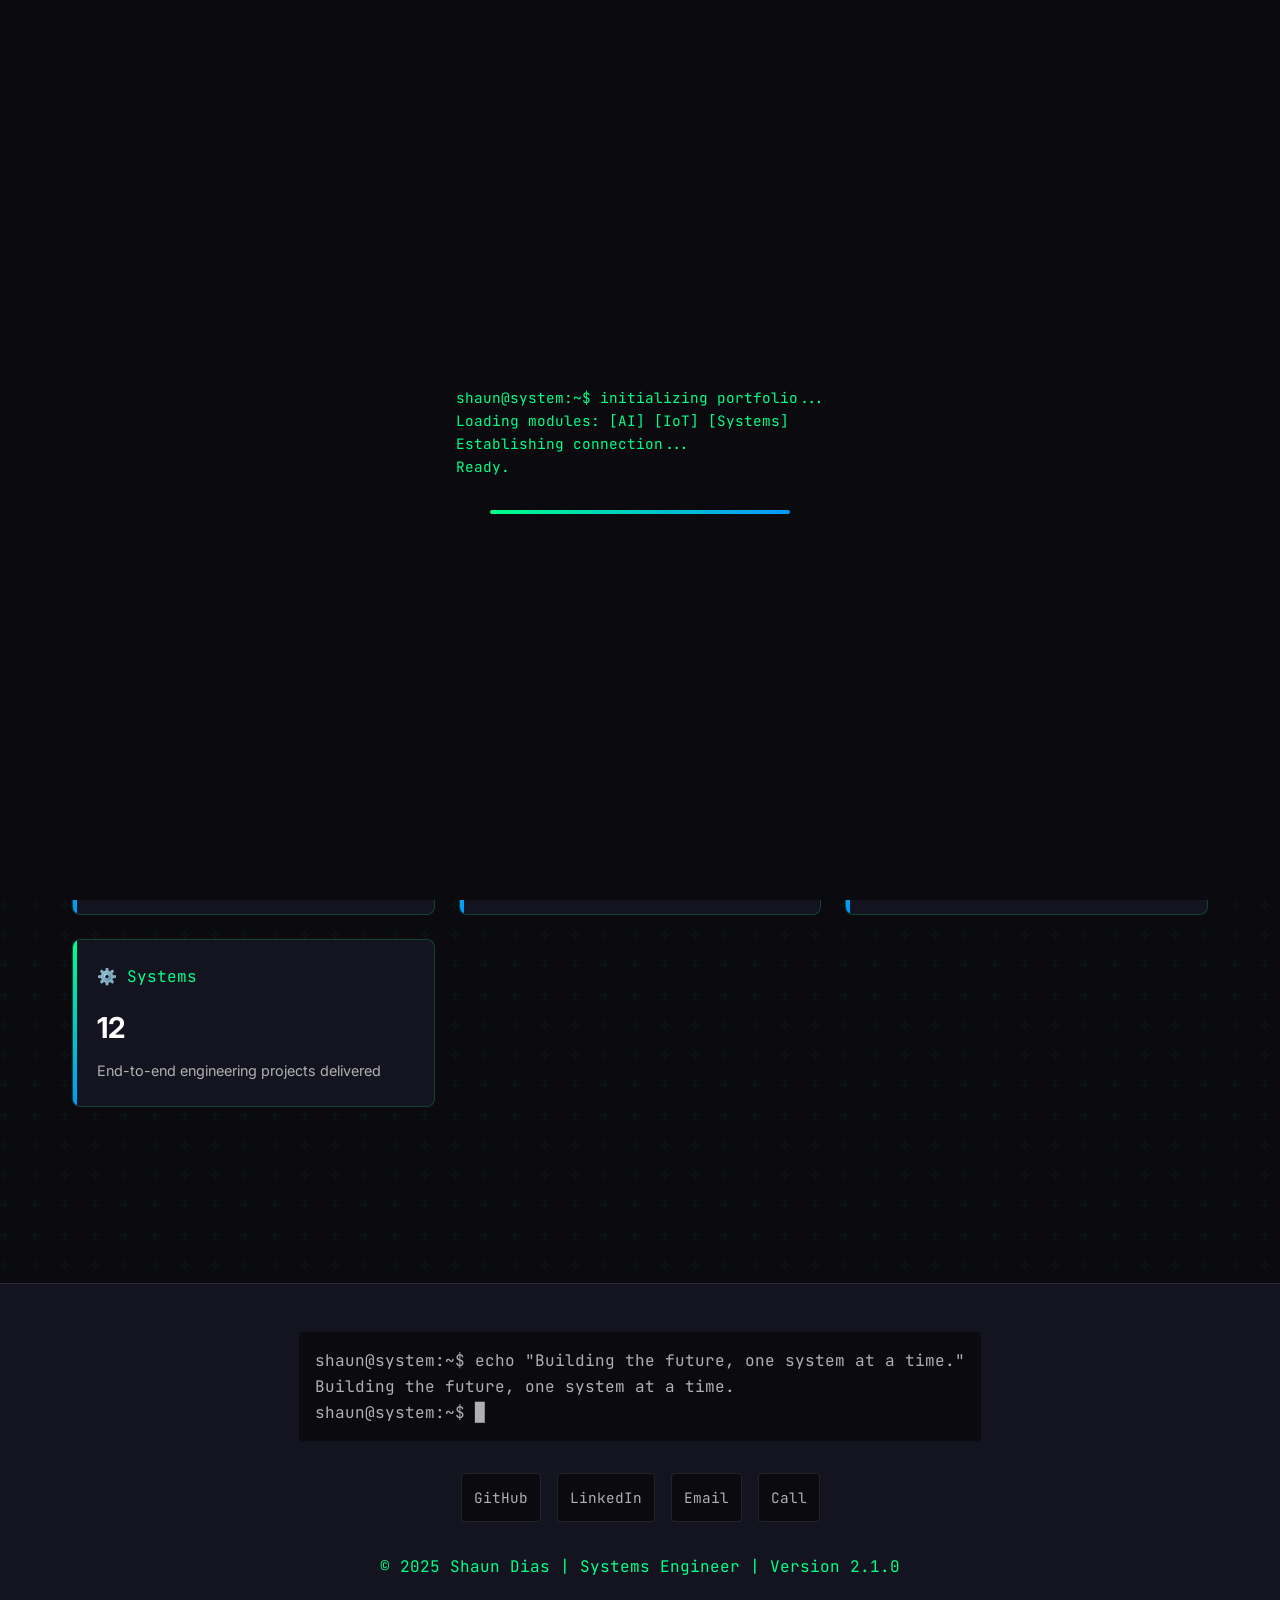
<file: .portfolio-backup-20260928-013145/index.html>
<!doctype html>
<html lang="en">
<head>
  <meta charset="utf-8">
  <meta name="viewport" content="width=device-width, initial-scale=1">
  <title>Shaun Dias - Systems Engineer & AI Architect</title>
  <meta name="description" content="Shaun Dias - Systems Engineer specializing in AI/ML, IoT, and Hardware-Software Integration.">
  <link href="https://fonts.googleapis.com/css2?family=JetBrains+Mono:wght@300;400;500;600;700&family=Inter:wght@300;400;500;600;700;800&display=swap" rel="stylesheet">
  <style>
    :root {
      --primary: #00ff88;
      --primary-dark: #00cc6a;
      --secondary: #0099ff;
      --accent: #ff6b35;
      --warning: #ffd60a;
      --bg-dark: #0a0a0f;
      --bg-card: #141420;
      --bg-modal: #1a1a2e;
      --bg-glass: rgba(0, 255, 136, 0.1);
      --text-primary: #ffffff;
      --text-secondary: #b0b0b0;
      --text-muted: #666666;
      --text-code: #00ff88;
      --border: rgba(0, 255, 136, 0.2);
      --border-subtle: rgba(255, 255, 255, 0.1);
      --shadow: 0 25px 50px -12px rgba(0, 0, 0, 0.7);
      --gradient-primary: linear-gradient(135deg, #00ff88 0%, #0099ff 100%);
      --gradient-card: linear-gradient(135deg, rgba(0,255,136,0.1) 0%, rgba(0,153,255,0.05) 100%);
      --grid-pattern: url("data:image/svg+xml,%3Csvg width='60' height='60' viewBox='0 0 60 60' xmlns='http://www.w3.org/2000/svg'%3E%3Cg fill='none' fill-rule='evenodd'%3E%3Cg fill='%2300ff88' fill-opacity='0.03'%3E%3Cpath d='m36 34v-4h-2v4h-4v2h4v4h2v-4h4v-2h-4zm0-30V0h-2v4h-4v2h4v4h2V6h4V4h-4zM6 34v-4H4v4H0v2h4v4h2v-4h4v-2H6zM6 4V0H4v4H0v2h4v4h2V6h4V4H6z'/%3E%3C/g%3E%3C/g%3E%3C/svg%3E");
    }

    * {
      margin: 0;
      padding: 0;
      box-sizing: border-box;
    }

    body {
      font-family: 'Inter', -apple-system, BlinkMacSystemFont, sans-serif;
      background: var(--bg-dark);
      background-image: var(--grid-pattern);
      color: var(--text-primary);
      line-height: 1.6;
      overflow-x: hidden;
    }

    /* Code font for technical elements */
    .code {
      font-family: 'JetBrains Mono', monospace;
      color: var(--text-code);
    }

    /* Enhanced background with circuit patterns */
    .bg-animation {
      position: fixed;
      top: 0;
      left: 0;
      width: 100%;
      height: 100%;
      z-index: -1;
      background: 
        radial-gradient(circle at 20% 80%, rgba(0, 255, 136, 0.15) 0%, transparent 50%),
        radial-gradient(circle at 80% 20%, rgba(0, 153, 255, 0.15) 0%, transparent 50%),
        radial-gradient(circle at 40% 40%, rgba(255, 107, 53, 0.1) 0%, transparent 50%);
    }

    .circuit-lines {
      position: absolute;
      width: 100%;
      height: 100%;
      opacity: 0.1;
    }

    .circuit-line {
      position: absolute;
      background: linear-gradient(90deg, transparent, var(--primary), transparent);
      height: 1px;
      animation: pulse 3s ease-in-out infinite;
    }

    @keyframes pulse {
      0%, 100% { opacity: 0.1; }
      50% { opacity: 0.5; }
    }

    /* Loading screen */
    .loading-overlay {
      position: fixed;
      top: 0;
      left: 0;
      width: 100%;
      height: 100%;
      background: var(--bg-dark);
      display: flex;
      flex-direction: column;
      align-items: center;
      justify-content: center;
      z-index: 9999;
      transition: opacity 0.5s ease;
    }

    .loading-terminal {
      font-family: 'JetBrains Mono', monospace;
      color: var(--primary);
      font-size: 0.9rem;
      text-align: left;
      margin-bottom: 2rem;
    }

    .loading-bar {
      width: 300px;
      height: 4px;
      background: rgba(0, 255, 136, 0.2);
      border-radius: 2px;
      overflow: hidden;
    }

    .loading-progress {
      height: 100%;
      background: var(--gradient-primary);
      width: 0%;
      animation: loading 2s ease-in-out forwards;
    }

    @keyframes loading {
      0% { width: 0%; }
      100% { width: 100%; }
    }

    /* Header */
    .header {
      position: fixed;
      top: 0;
      left: 0;
      right: 0;
      background: rgba(10, 10, 15, 0.9);
      backdrop-filter: blur(20px);
      border-bottom: 1px solid var(--border-subtle);
      z-index: 1000;
      transition: all 0.3s ease;
    }

    .header.scrolled {
      background: rgba(10, 10, 15, 0.95);
      box-shadow: var(--shadow);
      border-bottom-color: var(--border);
    }

    .nav-container {
      max-width: 1200px;
      margin: 0 auto;
      padding: 1rem 2rem;
      display: flex;
      justify-content: space-between;
      align-items: center;
    }

    .logo {
      font-family: 'JetBrains Mono', monospace;
      font-size: 1.2rem;
      font-weight: 700;
      color: var(--primary);
      display: flex;
      align-items: center;
      gap: 0.5rem;
    }

    .logo::before {
      content: ">";
      color: var(--secondary);
    }

    .nav-menu {
      display: flex;
      gap: 0.5rem;
      list-style: none;
    }

    .nav-item {
      cursor: pointer;
      padding: 0.75rem 1.5rem;
      border-radius: 6px;
      transition: all 0.3s ease;
      font-family: 'JetBrains Mono', monospace;
      font-size: 0.9rem;
      border: 1px solid transparent;
      position: relative;
    }

    .nav-item:hover {
      background: var(--bg-glass);
      border-color: var(--border);
      transform: translateY(-1px);
    }

    .nav-item.active {
      background: var(--gradient-primary);
      color: var(--bg-dark);
      font-weight: 600;
    }

    /* Status indicator */
    .status-indicator {
      display: flex;
      align-items: center;
      gap: 0.5rem;
      font-family: 'JetBrains Mono', monospace;
      font-size: 0.8rem;
      color: var(--text-secondary);
    }

    .status-dot {
      width: 8px;
      height: 8px;
      background: var(--primary);
      border-radius: 50%;
      animation: blink 2s ease-in-out infinite;
    }

    @keyframes blink {
      0%, 50% { opacity: 1; }
      51%, 100% { opacity: 0.3; }
    }

    /* Main container */
    .container {
      max-width: 1200px;
      margin: 0 auto;
      padding: 0 2rem;
      margin-top: 80px;
    }

    /* Page sections */
    .page {
      display: none;
      min-height: calc(100vh - 160px);
      animation: slideIn 0.6s ease-out;
    }

    .page.active {
      display: block;
    }

    @keyframes slideIn {
      from { opacity: 0; transform: translateX(50px); }
      to { opacity: 1; transform: translateX(0); }
    }

    /* Hero section with terminal aesthetic */
    .hero {
      padding: 4rem 0;
      position: relative;
    }

    .hero-terminal {
      background: var(--bg-card);
      border: 1px solid var(--border);
      border-radius: 8px;
      padding: 2rem;
      margin-bottom: 3rem;
      box-shadow: var(--shadow);
    }

    .terminal-header {
      display: flex;
      align-items: center;
      gap: 0.5rem;
      margin-bottom: 1.5rem;
      padding-bottom: 1rem;
      border-bottom: 1px solid var(--border-subtle);
    }

    .terminal-dots {
      display: flex;
      gap: 0.5rem;
    }

    .terminal-dot {
      width: 12px;
      height: 12px;
      border-radius: 50%;
    }

    .terminal-dot:nth-child(1) { background: #ff5f57; }
    .terminal-dot:nth-child(2) { background: #ffbd2e; }
    .terminal-dot:nth-child(3) { background: #28ca42; }

    .terminal-title {
      font-family: 'JetBrains Mono', monospace;
      font-size: 0.9rem;
      color: var(--text-secondary);
    }

    .hero-content {
      font-family: 'JetBrains Mono', monospace;
      color: var(--text-primary);
      line-height: 1.8;
    }

    .hero-prompt {
      color: var(--primary);
      margin-right: 1rem;
    }

    .hero-name {
      font-size: 2.5rem;
      font-weight: 700;
      color: var(--primary);
      margin: 1rem 0;
    }

    .hero-role {
      font-size: 1.2rem;
      color: var(--secondary);
      margin-bottom: 2rem;
    }

    .specs-grid {
      display: grid;
      grid-template-columns: repeat(auto-fit, minmax(280px, 1fr));
      gap: 1.5rem;
      margin: 3rem 0;
    }

    .spec-card {
      background: var(--bg-card);
      border: 1px solid var(--border);
      border-radius: 8px;
      padding: 1.5rem;
      transition: all 0.3s ease;
      position: relative;
      overflow: hidden;
    }

    .spec-card::before {
      content: '';
      position: absolute;
      top: 0;
      left: 0;
      width: 4px;
      height: 100%;
      background: var(--gradient-primary);
    }

    .spec-card:hover {
      transform: translateY(-4px);
      box-shadow: var(--shadow);
      border-color: var(--border);
    }

    .spec-title {
      font-family: 'JetBrains Mono', monospace;
      color: var(--primary);
      margin-bottom: 1rem;
      display: flex;
      align-items: center;
      gap: 0.5rem;
    }

    .spec-value {
      font-size: 1.8rem;
      font-weight: 700;
      color: var(--text-primary);
      margin-bottom: 0.5rem;
    }

    .spec-description {
      color: var(--text-secondary);
      font-size: 0.9rem;
    }

    /* Projects section with technical grid */
    .projects-header {
      display: flex;
      justify-content: space-between;
      align-items: center;
      margin-bottom: 2rem;
    }

    .projects-title {
      font-family: 'JetBrains Mono', monospace;
      font-size: 2rem;
      color: var(--primary);
    }

    .projects-filter {
      display: flex;
      gap: 0.5rem;
    }

    .filter-btn {
      padding: 0.5rem 1rem;
      background: var(--bg-card);
      border: 1px solid var(--border-subtle);
      border-radius: 4px;
      color: var(--text-secondary);
      cursor: pointer;
      transition: all 0.3s ease;
      font-family: 'JetBrains Mono', monospace;
      font-size: 0.8rem;
    }

    .filter-btn:hover,
    .filter-btn.active {
      background: var(--gradient-primary);
      color: var(--bg-dark);
      border-color: var(--primary);
    }

    .projects-grid {
      display: grid;
      grid-template-columns: repeat(auto-fill, minmax(350px, 1fr));
      gap: 2rem;
    }

    .project-card {
      background: var(--bg-card);
      border: 1px solid var(--border-subtle);
      border-radius: 8px;
      overflow: hidden;
      transition: all 0.3s ease;
      cursor: pointer;
      position: relative;
    }

    .project-card::before {
      content: '';
      position: absolute;
      top: 0;
      left: 0;
      width: 100%;
      height: 4px;
      background: var(--gradient-primary);
      transform: scaleX(0);
      transition: transform 0.3s ease;
    }

    .project-card:hover {
      transform: translateY(-8px);
      box-shadow: var(--shadow);
      border-color: var(--border);
    }

    .project-card:hover::before {
      transform: scaleX(1);
    }

    .project-image {
      width: 100%;
      height: 200px;
      background: linear-gradient(135deg, var(--bg-modal), var(--bg-card));
      position: relative;
      overflow: hidden;
      display: flex;
      align-items: center;
      justify-content: center;
    }

    .project-icon {
      font-size: 3rem;
      opacity: 0.8;
    }

    .project-status {
      position: absolute;
      top: 1rem;
      right: 1rem;
      padding: 0.25rem 0.75rem;
      background: var(--gradient-primary);
      color: var(--bg-dark);
      border-radius: 20px;
      font-family: 'JetBrains Mono', monospace;
      font-size: 0.7rem;
      font-weight: 600;
    }

    .project-content {
      padding: 1.5rem;
    }

    .project-title {
      font-family: 'JetBrains Mono', monospace;
      font-size: 1.2rem;
      font-weight: 600;
      margin-bottom: 0.5rem;
      color: var(--text-primary);
    }

    .project-type {
      color: var(--secondary);
      font-size: 0.8rem;
      margin-bottom: 1rem;
      font-family: 'JetBrains Mono', monospace;
    }

    .project-description {
      color: var(--text-secondary);
      font-size: 0.9rem;
      margin-bottom: 1.5rem;
      line-height: 1.5;
    }

    .project-tech-stack {
      display: flex;
      flex-wrap: wrap;
      gap: 0.5rem;
      margin-bottom: 1rem;
    }

    .tech-chip {
      padding: 0.25rem 0.75rem;
      background: rgba(0, 255, 136, 0.1);
      border: 1px solid rgba(0, 255, 136, 0.3);
      border-radius: 4px;
      font-family: 'JetBrains Mono', monospace;
      font-size: 0.7rem;
      color: var(--primary);
    }

    .project-metrics {
      display: flex;
      justify-content: space-between;
      font-family: 'JetBrains Mono', monospace;
      font-size: 0.8rem;
      color: var(--text-muted);
    }

    /* Project Modal */
    .project-modal {
      position: fixed;
      top: 0;
      left: 0;
      width: 100%;
      height: 100%;
      background: rgba(0, 0, 0, 0.9);
      z-index: 2000;
      display: none;
      overflow-y: auto;
    }

    .project-modal.active {
      display: flex;
      align-items: flex-start;
      justify-content: center;
      padding: 2rem;
    }

    .modal-content {
      background: var(--bg-modal);
      border: 1px solid var(--border);
      border-radius: 12px;
      max-width: 1000px;
      width: 100%;
      max-height: 90vh;
      overflow-y: auto;
      position: relative;
      animation: modalSlideIn 0.4s ease-out;
    }

    @keyframes modalSlideIn {
      from { opacity: 0; transform: translateY(50px) scale(0.9); }
      to { opacity: 1; transform: translateY(0) scale(1); }
    }

    .modal-header {
      padding: 2rem;
      border-bottom: 1px solid var(--border-subtle);
      display: flex;
      justify-content: space-between;
      align-items: flex-start;
    }

    .modal-close {
      background: none;
      border: none;
      color: var(--text-secondary);
      cursor: pointer;
      font-size: 1.5rem;
      padding: 0.5rem;
      border-radius: 4px;
      transition: all 0.3s ease;
    }

    .modal-close:hover {
      background: rgba(255, 255, 255, 0.1);
      color: var(--text-primary);
    }

    .modal-body {
      padding: 2rem;
    }

    .project-gallery {
      display: grid;
      grid-template-columns: repeat(auto-fit, minmax(250px, 1fr));
      gap: 1rem;
      margin-bottom: 2rem;
    }

    .gallery-image {
      aspect-ratio: 16/9;
      background: linear-gradient(135deg, var(--bg-card), var(--bg-dark));
      border-radius: 8px;
      display: flex;
      align-items: center;
      justify-content: center;
      font-size: 2rem;
      color: var(--text-muted);
      border: 1px solid var(--border-subtle);
    }

    .project-details-grid {
      display: grid;
      grid-template-columns: 1fr 1fr;
      gap: 2rem;
      margin-bottom: 2rem;
    }

    .detail-section {
      background: var(--bg-card);
      padding: 1.5rem;
      border-radius: 8px;
      border: 1px solid var(--border-subtle);
    }

    .detail-title {
      font-family: 'JetBrains Mono', monospace;
      color: var(--primary);
      margin-bottom: 1rem;
      display: flex;
      align-items: center;
      gap: 0.5rem;
    }

    .detail-content {
      color: var(--text-secondary);
      line-height: 1.6;
    }

    .detail-list {
      list-style: none;
      padding: 0;
    }

    .detail-list li {
      padding: 0.5rem 0;
      border-bottom: 1px solid rgba(255, 255, 255, 0.05);
      display: flex;
      justify-content: space-between;
    }

    .detail-list li:last-child {
      border-bottom: none;
    }

    /* Technical specifications table */
    .tech-specs {
      width: 100%;
      border-collapse: collapse;
      margin: 1rem 0;
      font-family: 'JetBrains Mono', monospace;
      font-size: 0.9rem;
    }

    .tech-specs th,
    .tech-specs td {
      padding: 0.75rem;
      text-align: left;
      border-bottom: 1px solid var(--border-subtle);
    }

    .tech-specs th {
      background: var(--bg-card);
      color: var(--primary);
      font-weight: 600;
    }

    .tech-specs td {
      color: var(--text-secondary);
    }

    /* Contact section */
    .contact-terminal {
      background: var(--bg-card);
      border: 1px solid var(--border);
      border-radius: 8px;
      padding: 2rem;
      margin-bottom: 2rem;
    }

    .contact-grid {
      display: grid;
      grid-template-columns: 1fr 1fr;
      gap: 3rem;
      margin-top: 2rem;
    }

    .contact-form {
      display: flex;
      flex-direction: column;
      gap: 1.5rem;
    }

    .form-group {
      display: flex;
      flex-direction: column;
      gap: 0.5rem;
    }

    .form-label {
      font-family: 'JetBrains Mono', monospace;
      color: var(--primary);
      font-size: 0.9rem;
    }

    .form-input,
    .form-textarea {
      background: var(--bg-dark);
      border: 1px solid var(--border-subtle);
      border-radius: 4px;
      padding: 1rem;
      color: var(--text-primary);
      font-family: 'JetBrains Mono', monospace;
      font-size: 0.9rem;
      transition: all 0.3s ease;
    }

    .form-input:focus,
    .form-textarea:focus {
      outline: none;
      border-color: var(--primary);
      box-shadow: 0 0 0 2px rgba(0, 255, 136, 0.2);
    }

    .form-textarea {
      resize: vertical;
      min-height: 120px;
    }

    .btn {
      padding: 1rem 2rem;
      background: var(--gradient-primary);
      color: var(--bg-dark);
      border: none;
      border-radius: 4px;
      font-family: 'JetBrains Mono', monospace;
      font-weight: 600;
      cursor: pointer;
      transition: all 0.3s ease;
      text-decoration: none;
      display: inline-flex;
      align-items: center;
      justify-content: center;
      gap: 0.5rem;
    }

    .btn:hover {
      transform: translateY(-2px);
      box-shadow: var(--shadow);
    }

    .btn-secondary {
      background: var(--bg-card);
      color: var(--text-primary);
      border: 1px solid var(--border);
    }

    .btn-secondary:hover {
      background: var(--bg-glass);
      border-color: var(--primary);
    }

    /* Footer */
    .footer {
      background: var(--bg-card);
      border-top: 1px solid var(--border-subtle);
      padding: 3rem 0 2rem;
      margin-top: 4rem;
    }

    .footer-content {
      max-width: 1200px;
      margin: 0 auto;
      padding: 0 2rem;
      text-align: center;
    }

    .footer-terminal {
      font-family: 'JetBrains Mono', monospace;
      color: var(--text-secondary);
      margin-bottom: 2rem;
      padding: 1rem;
      background: var(--bg-dark);
      border-radius: 4px;
      text-align: left;
      display: inline-block;
    }

    .social-links {
      display: flex;
      justify-content: center;
      gap: 1rem;
      margin-bottom: 2rem;
    }

    .social-link {
      padding: 0.75rem;
      background: var(--bg-dark);
      border: 1px solid var(--border-subtle);
      border-radius: 4px;
      color: var(--text-secondary);
      text-decoration: none;
      transition: all 0.3s ease;
      font-family: 'JetBrains Mono', monospace;
      font-size: 0.9rem;
    }

    .social-link:hover {
      background: var(--gradient-primary);
      color: var(--bg-dark);
      border-color: var(--primary);
      transform: translateY(-2px);
    }

    /* Responsive */
    /* Add these CSS rules to your existing CSS (replace the existing @media section) */

/* Enhanced Mobile Responsive Styles */
@media (max-width: 1024px) {
  .container {
    padding: 0 1.5rem;
  }
  
  .specs-grid {
    grid-template-columns: repeat(2, 1fr);
    gap: 1rem;
  }
  
  .projects-grid {
    grid-template-columns: repeat(auto-fit, minmax(300px, 1fr));
  }
}

@media (max-width: 768px) {
  /* Navigation improvements */
  .nav-container {
    padding: 0.75rem 1rem;
    flex-wrap: wrap;
  }
  
  .nav-menu {
    flex-direction: row;
    gap: 0.25rem;
    flex-wrap: wrap;
  }
  
  .nav-item {
    padding: 0.5rem 0.75rem;
    font-size: 0.8rem;
  }
  
  .logo {
    font-size: 1rem;
  }
  
  .status-indicator {
    font-size: 0.7rem;
    order: 3;
    width: 100%;
    justify-content: center;
    margin-top: 0.5rem;
  }
  
  /* Container and spacing */
  .container {
    padding: 0 1rem;
    margin-top: 100px; /* Account for wrapped nav */
  }
  
  /* Hero section mobile optimization */
  .hero {
    padding: 2rem 0;
  }
  
  .hero-terminal {
    padding: 1.5rem;
    margin-bottom: 2rem;
  }
  
  .hero-name {
    font-size: 1.8rem;
    line-height: 1.2;
  }
  
  .hero-role {
    font-size: 1rem;
    margin-bottom: 1.5rem;
  }
  
  .hero-content {
    font-size: 0.8rem;
    line-height: 1.6;
  }
  
  /* Specs grid mobile */
  .specs-grid {
    grid-template-columns: 1fr;
    gap: 1rem;
    margin: 2rem 0;
  }
  
  .spec-card {
    padding: 1.25rem;
  }
  
  .spec-value {
    font-size: 1.5rem;
  }
  
  /* Projects section mobile */
  .projects-header {
    flex-direction: column;
    align-items: flex-start;
    gap: 1rem;
    margin-bottom: 1.5rem;
  }
  
  .projects-title {
    font-size: 1.5rem;
  }
  
  .projects-filter {
    display: flex;
    flex-wrap: wrap;
    gap: 0.5rem;
    width: 100%;
  }
  
  .filter-btn {
    flex: 1;
    min-width: 80px;
    text-align: center;
    font-size: 0.75rem;
    padding: 0.5rem 0.75rem;
  }
  
  .projects-grid {
    grid-template-columns: 1fr;
    gap: 1.5rem;
  }
  
  .project-card {
    margin: 0 auto;
    max-width: 100%;
  }
  
  .project-image {
    height: 150px;
  }
  
  .project-icon {
    font-size: 2.5rem;
  }
  
  .project-content {
    padding: 1.25rem;
  }
  
  .project-title {
    font-size: 1.1rem;
  }
  
  .project-description {
    font-size: 0.85rem;
    line-height: 1.4;
  }
  
  .tech-chip {
    font-size: 0.65rem;
    padding: 0.2rem 0.5rem;
  }
  
  .project-metrics {
    font-size: 0.75rem;
    flex-direction: column;
    gap: 0.25rem;
  }
  
  /* Contact section mobile */
  .contact-grid {
    grid-template-columns: 1fr;
    gap: 2rem;
  }
  
  .contact-terminal {
    padding: 1.5rem;
  }
  
  .form-input,
  .form-textarea {
    padding: 0.75rem;
    font-size: 0.9rem;
  }
  
  .btn {
    padding: 0.875rem 1.5rem;
    font-size: 0.9rem;
  }
  
  /* Modal mobile optimization */
  .project-modal.active {
    padding: 1rem;
    align-items: flex-start;
  }
  
  .modal-content {
    margin: 0;
    max-height: 95vh;
    width: 100%;
    max-width: none;
  }
  
  .modal-header {
    padding: 1.5rem;
  }
  
  .modal-body {
    padding: 1.5rem;
  }
  
  .project-details-grid {
    grid-template-columns: 1fr;
    gap: 1rem;
  }
  
  .detail-section {
    padding: 1.25rem;
  }
  
  .project-gallery {
    grid-template-columns: 1fr;
  }
  
  .gallery-image img {
    width: 100% !important;
    max-width: 280px;
    height: auto;
  }
  
  /* Tech specs table mobile */
  .tech-specs {
    font-size: 0.8rem;
  }
  
  .tech-specs th,
  .tech-specs td {
    padding: 0.5rem;
  }
  
  /* Footer mobile */
  .footer {
    padding: 2rem 0 1.5rem;
    margin-top: 3rem;
  }
  
  .footer-content {
    padding: 0 1rem;
  }
  
  .footer-terminal {
    font-size: 0.8rem;
    padding: 0.75rem;
    margin-bottom: 1.5rem;
  }
  
  .social-links {
    flex-wrap: wrap;
    gap: 0.75rem;
    margin-bottom: 1.5rem;
  }
  
  .social-link {
    font-size: 0.8rem;
    padding: 0.5rem 0.75rem;
  }
  
  /* Code blocks mobile */
  pre {
    font-size: 0.7rem !important;
    padding: 0.75rem !important;
    overflow-x: auto;
    white-space: pre-wrap;
    word-break: break-word;
  }
}

@media (max-width: 480px) {
  /* Extra small screens */
  .hero-name {
    font-size: 1.5rem;
  }
  
  .hero-role {
    font-size: 0.9rem;
  }
  
  .hero-content {
    font-size: 0.75rem;
  }
  
  .projects-title {
    font-size: 1.25rem;
  }
  
  .filter-btn {
    font-size: 0.7rem;
    padding: 0.4rem 0.5rem;
  }
  
  .project-image {
    height: 120px;
  }
  
  .project-icon {
    font-size: 2rem;
  }
  
  .modal-header,
  .modal-body {
    padding: 1rem;
  }
  
  .form-input,
  .form-textarea {
    font-size: 0.85rem;
  }
}

/* Improved touch targets for mobile */
@media (hover: none) and (pointer: coarse) {
  .nav-item,
  .filter-btn,
  .btn,
  .social-link {
    min-height: 44px;
    display: flex;
    align-items: center;
    justify-content: center;
  }
  
  .project-card {
    cursor: pointer;
    -webkit-tap-highlight-color: rgba(0, 255, 136, 0.1);
  }
}

    /* Scrollbar styling */
    ::-webkit-scrollbar {
      width: 8px;
    }

    ::-webkit-scrollbar-track {
      background: var(--bg-dark);
    }

    ::-webkit-scrollbar-thumb {
      background: var(--border);
      border-radius: 4px;
    }

    ::-webkit-scrollbar-thumb:hover {
      background: var(--primary);
    }
  </style>
</head>
<body>
  <!-- Loading Screen -->
  <div class="loading-overlay" id="loadingOverlay">
    <div class="loading-terminal">
      <div>shaun@system:~$ initializing portfolio...</div>
      <div>Loading modules: [AI] [IoT] [Systems]</div>
      <div>Establishing connection...</div>
      <div>Ready.</div>
    </div>
    <div class="loading-bar">
      <div class="loading-progress"></div>
    </div>
  </div>

  <!-- Background Animation -->
  <div class="bg-animation">
    <div class="circuit-lines" id="circuitLines"></div>
  </div>

  <!-- Header -->
  <header class="header" id="header">
    <div class="nav-container">
      <div class="logo">Shaun.Dias</div>
      <nav>
        <ul class="nav-menu">
          <li class="nav-item active" data-page="home">~/home</li>
          <li class="nav-item" data-page="projects">~/projects</li>
          <li class="nav-item" data-page="contact">~/contact</li>
        </ul>
      </nav>
      <div class="status-indicator">
        <div class="status-dot"></div>
        <span>online</span>
      </div>
    </div>
  </header>

  <!-- Main Container -->
  <main class="container">
    <!-- Home Page -->
    <section class="page active" id="home">
      <div class="hero">
        <div class="hero-terminal">
          <div class="terminal-header">
            <div class="terminal-dots">
              <div class="terminal-dot"></div>
              <div class="terminal-dot"></div>
              <div class="terminal-dot"></div>
            </div>
            <div class="terminal-title">system_profile.sh</div>
          </div>
          <div class="hero-content">
            <div><span class="hero-prompt">shaun@system:~$</span>whoami</div>
            <div class="hero-name">SHAUN DIAS</div>
            <div class="hero-role">Systems Engineer | AI Architect | Hardware Integrator</div>
            <div><span class="hero-prompt">shaun@system:~$</span>cat /etc/specialization</div>
            <div>• Artificial Intelligence & Machine Learning</div>
            <div>• IoT Systems & Edge Computing</div>
            <div>• Hardware-Software Integration</div>
            <div>• Real-time Systems & Embedded Programming</div>
            <div><span class="hero-prompt">shaun@system:~$</span>uptime</div>
            <div>5+ years in production systems, 100% availability guaranteed</div>
          </div>
        </div>

        <div class="specs-grid">
          <div class="spec-card">
            <div class="spec-title">⚡ Performance</div>
            <div class="spec-value">99.9%</div>
            <div class="spec-description">System uptime & reliability across deployed solutions</div>
          </div>
          <div class="spec-card">
            <div class="spec-title">🧠 AI Models</div>
            <div class="spec-value">25+</div>
            <div class="spec-description">Production ML models deployed using modern architecture</div>
          </div>
          <div class="spec-card">
            <div class="spec-title">🌐 IoT Devices</div>
            <div class="spec-value">20+ Projects</div>
            <div class="spec-description">Connected devices managed in distributed networks</div>
          </div>
          <div class="spec-card">
            <div class="spec-title">⚙️ Systems</div>
            <div class="spec-value">12</div>
            <div class="spec-description">End-to-end engineering projects delivered</div>
          </div>
        </div>
      </div>
    </section>

    <!-- Projects Page -->
    <section class="page" id="projects">
      <div class="projects-header">
        <h2 class="projects-title">~/projects/</h2>
        <div class="projects-filter">
          <button class="filter-btn active" data-filter="all">all</button>
          <button class="filter-btn" data-filter="ai">AI/ML</button>
          <button class="filter-btn" data-filter="iot">IoT</button>
          <button class="filter-btn" data-filter="robotics">Robotics</button>
          <button class="filter-btn" data-filter="systems">Systems</button>
        </div>
      </div>

      <div class="projects-grid">
        <div class="project-card" data-project="desk-companion" data-category="ai robotics">
          <div class="project-image">
            <div class="project-icon">🤖</div>
            <div class="project-status">PRODUCTION</div>
          </div>
          <div class="project-content">
            <h3 class="project-title">Smart Desk Companion</h3>
            <div class="project-type">AI • Robotics • Edge Computing</div>
            <p class="project-description">
              Intelligent desktop robot with OLED expressions, natural language processing, 
              and edge AI for real-time interaction and emotional responses.
            </p>
            <div class="project-tech-stack">
              <span class="tech-chip">ESP32</span>
              <span class="tech-chip">TensorFlow Lite</span>
              <span class="tech-chip">OpenAI API</span>
              <span class="tech-chip">MQTT</span>
              <span class="tech-chip">C++</span>
            </div>
            <div class="project-metrics">
              <span>Response: <12ms</span>
              <span>Accuracy: 94%</span>
              <span>Uptime: 99.8%</span>
            </div>
          </div>
        </div>
          
        <div class="project-card" data-project="smart traffic system" data-category="ai iot systems">
          <div class="project-image">
            <div class="project-icon">🚦</div>
            <div class="project-status">DEPLOYED</div>
          </div>
          <div class="project-content">
            <h3 class="project-title">Smart Traffic Management System</h3>
            <div class="project-type">IoT • Computer Vision • Real-time Analytics</div>
            <p class="project-description">
                Intelligent traffic control platform integrating IoT sensors and computer vision
                to optimize signal timings, reduce congestion, and enable emergency vehicle prioritization.
            </p>
            <div class="project-tech-stack">
              <span class="tech-chip">Python</span>
              <span class="tech-chip">OpenCV</span>
              <span class="tech-chip">TensorFlow</span>
              <span class="tech-chip">AWS IoT</span>
              <span class="tech-chip">Kubernetes</span>
            </div>
            <div class="project-metrics">
              <span>Congestion Reduced: 42%</span>
              <span>Intersections: 80+</span>
              <span>Travel Time Save: 21%</span>
            </div>
          </div>
        </div>

          
        <div class="project-card" data-project="bank-erp" data-category="ai robotics systems">
          <div class="project-image">
            <div class="project-icon">🏦</div>
            <div class="project-status">PRODUCTION</div>
          </div>
          <div class="project-content">
            <h3 class="project-title">Bank ERP System</h3>
            <div class="project-type">Finance • ERP • Digital Payments</div>
            <p class="project-description">
              End-to-end enterprise resource planning system for banks, integrating core
              banking, compliance, risk management, and real-time financial analytics
              with secure digital payment modules.
            </p>
            <div class="project-tech-stack">
              <span class="tech-chip">PostgreSQL</span>
              <span class="tech-chip">Mysql</span>
              <span class="tech-chip">React</span>
              <span class="tech-chip">Node.js</span>
              <span class="tech-chip">TensorFlow</span>
              <span class="tech-chip">Docker</span>
            </div>
            <div class="project-metrics">
              <span>Operational Efficiency: +35%</span>
              <span>Accounts: 50+</span>
              <span>Fraud Detection: 97% accuracy</span>
              <span>Uptime: 99.98%</span>
            </div>
          </div>
        </div>

        <div class="project-card" data-project="java-chat-app" data-category="networking systems">
          <div class="project-image">
            <div class="project-icon">💬</div>
            <div class="project-status">PRODUCTION</div>
          </div>
          <div class="project-content">
            <h3 class="project-title">Real-Time Chat Application</h3>
            <div class="project-type">Network Programming • Database Systems</div>
            <p class="project-description">
              Full-featured real-time messaging application with persistent storage, 
              local network support, and modern GUI built with Java Swing and MySQL.
            </p>
            <div class="project-tech-stack">
              <span class="tech-chip">Java</span>
              <span class="tech-chip">Swing</span>
              <span class="tech-chip">Socket Programming</span>
              <span class="tech-chip">MySQL</span>
              <span class="tech-chip">JDBC</span>
            </div>
            <div class="project-metrics">
              <span>Response: <50ms</span>
              <span>History: 50+ msgs</span>
              <span>Network: LAN/WAN</span>
            </div>
          </div>
        </div>

        <div class="project-card" data-project="neural-processor" data-category="ai systems">
          <div class="project-image">
            <div class="project-icon">🧠</div>
            <div class="project-status">R&D</div>
          </div>
          <div class="project-content">
            <h3 class="project-title">Edge Neural Processor</h3>
            <div class="project-type">Hardware Acceleration • FPGA</div>
            <p class="project-description">
              Custom neural processing unit on FPGA for ultra-low latency 
              inference at the edge with 10x performance improvement.
            </p>
            <div class="project-tech-stack">
              <span class="tech-chip">FPGA</span>
              <span class="tech-chip">Verilog</span>
              <span class="tech-chip">ONNX</span>
              <span class="tech-chip">Vivado</span>
              <span class="tech-chip">PCIe</span>
            </div>
            <div class="project-metrics">
              <span>Speed: 10x</span>
              <span>Power: -60%</span>
              <span>INT8: 4 TOPS</span>
            </div>
          </div>
        </div>

        <div class="project-card" data-project="bio-sensor" data-category="iot ai">
          <div class="project-image">
            <div class="project-icon">🧬</div>
            <div class="project-status">PROTOTYPE</div>
          </div>
          <div class="project-content">
            <h3 class="project-title">Wearable Health Monitor</h3>
            <div class="project-type">Biosensors • Health AI</div>
            <p class="project-description">
              Multi-sensor wearable device with real-time health monitoring, 
              anomaly detection, and emergency response capabilities.
            </p>
            <div class="project-tech-stack">
              <span class="tech-chip">Nordic nRF52</span>
              <span class="tech-chip">BLE 5.0</span>
              <span class="tech-chip">TinyML</span>
              <span class="tech-chip">Flutter</span>
              <span class="tech-chip">Firebase</span>
            </div>
            <div class="project-metrics">
              <span>Battery: 7 days</span>
              <span>Sensors: 12</span>
              <span>Latency: 2ms</span>
            </div>
          </div>
        </div>
      </div>
    </section>

    <!-- Contact Page -->
    <section class="page" id="contact">
      <div class="contact-terminal">
        <div class="terminal-header">
          <div class="terminal-dots">
            <div class="terminal-dot"></div>
            <div class="terminal-dot"></div>
            <div class="terminal-dot"></div>
          </div>
          <div class="terminal-title">contact_info.sh</div>
        </div>
        <div class="hero-content">
          <div><span class="hero-prompt">shaun@system:~$</span>./get_contact_info</div>
          <div>Establishing secure communication channel...</div>
          <div>Connection established. Ready for collaboration.</div>
        </div>
      </div>

      <div class="contact-grid">
        <div>
          <div class="detail-section">
            <h3 class="detail-title">📡 Communication Protocols</h3>
            <div class="detail-content">
              <table class="tech-specs">
                <tr>
                  <th>Channel</th>
                  <th>Address</th>
                  <th>Status</th>
                </tr>
                <tr>
                  <td>EMAIL</td>
                  <td>md263401@gmail.com</td>
                  <td>🟢 Active</td>
                </tr>
                <tr>
                  <td>PHONE</td>
                  <td>+91 9604318437</td>
                  <td>🟢 Active</td>
                </tr>
                <tr>
                  <td>LINKEDIN</td>
                  <td>Shaun Dias</td>
                  <td>🟢 Active</td>
                </tr>
                <tr>
                  <td>GITHUB</td>
                  <td>princeshaunthethird</td>
                  <td>🟢 Active</td>
                </tr>
              </table>
            </div>
          </div>

          <div class="detail-section" style="margin-top: 2rem;">
            <h3 class="detail-title">🎓 System Specifications</h3>
            <div class="detail-content">
              <ul class="detail-list">
                <li><span>Education</span><span>B Tech Computer Engineering</span></li>
                <li><span>Experience</span><span>4+ Years Production</span></li>
                <li><span>Location</span><span>INDIA, goa/pune</span></li>
                <li><span>Timezone</span><span>IST</span></li>
                <li><span>Availability</span><span>Mon-Fri, 9AM-6PM</span></li>
              </ul>
            </div>
          </div>

          <div class="detail-section" style="margin-top: 2rem;">
            <h3 class="detail-title">🏆 Certifications & Achievements</h3>
            <div class="detail-content">
              <ul class="detail-list">
                <li>
                  <a href="https://forage-uploads-prod.s3.amazonaws.com/completion-certificates/pmnMSL4QiQ9JCgE3W/kkE9HyeNcw6rwCRGw_pmnMSL4QiQ9JCgE3W_etcQch2x89YXmZDpa_1742608985921_completion_certificate.pdf" target="_blank">
                    AWS - Solutions Architecture
                  </a>
                  <span>✅</span>
                </li>
                <li>
                  <a href="https://www.mygreatlearning.com/academy/learn-for-free/courses/ai-and-big-data-in-iot" target="_blank">
                    AI And Big Data In IOT
                  </a>
                  <span>✅</span>
                </li>
                <li>
                  <a href="https://www.credly.com/badges/3585c953-773d-4e88-b4e8-8219126b3d64" target="_blank">
                    Prompt Design in Vertex AI Skill Badge
                  </a>
                  <span>✅</span>
                </li>
                <li>
                  <a href="https://www.credly.com/badges/ebd29b2a-33e3-4dca-a4e2-28f0b4187aec" target="_blank">
                    Operating Systems Basics
                  </a>
                  <span>✅</span>
                </li>
                <li>
                  <a href="https://media.geeksforgeeks.org/courses/certificates/9cb580f600c39af489e11355a01a0fa9.pdf" target="_blank">
                    MongoDB Developers Toolkit
                  </a>
                  <span>✅</span>
                </li>
                <li>
                  <a href="https://forage-uploads-prod.s3.amazonaws.com/completion-certificates/mfxGwGDp6WkQmtmTf/DZxgGgvMB6cEtEyJg_mfxGwGDp6WkQmtmTf_etcQch2x89YXmZDpa_1742611899012_completion_certificate.pdf" target="_blank">
                    mastercard Advisors & Consulting Services
                  </a>
                  <span>✅</span>
                </li>
                <li>
                  <a href="https://www.simplilearn.com/skillup-certificate-landing?token=eyJjb3Vyc2VfaWQiOiI0NDgzIiwiY2VydGlmaWNhdGVfdXJsIjoiaHR0cHM6XC9cL2NlcnRpZmljYXRlcy5zaW1wbGljZG4ubmV0XC9zaGFyZVwvODA5NDkxM184NDU0MTMwMTc0Mjk2MDQ3ODA4My5wbmciLCJ1c2VybmFtZSI6IlNIQVVOIERJQVMifQ%3D%3D&referrer=https%3A%2F%2Flms.simplilearn.com%2Fcourses%2F7411%2FAgile-Scrum-Master_SkillUp%2Fcertificate%2Fdownload-skillup&%24web_only=true" target="_blank">
                    Agile Scrum Master Basics
                  </a>
                  <span>✅</span>
                </li>
                <li>
                  <a href="https://www.linkedin.com/learning/certificates/3a66b93a83c33db96930c61abb18a318d13eae2d9a7d8c9a0d972365a3be0f82" target="_blank">
                    Mobile Testing with Appium
                  </a>
                  <span>✅</span>
                </li>
                <li>
                  <a href="https://www.linkedin.com/learning/certificates/b8a230a0f9e034a60abe3190b119af8e8942ebdd9d1a4d8b63f4fe97dcb91f37" target="_blank">
                    Quality Management Foundations
                  </a>
                  <span>✅</span>
                </li>
              </ul>
            </div>
          </div>
        </div>


        <div>
          <form class="contact-form" id="contactForm" action="https://formspree.io/f/xblabkba" method="POST">
            <div class="form-group">
              <label class="form-label" for="name">user@client:~$ echo $NAME</label>
              <input type="text" id="name" name="name" class="form-input" placeholder="Your name" required>
            </div>
            
            <div class="form-group">
              <label class="form-label" for="email">user@client:~$ echo $EMAIL</label>
              <input type="email" id="email" name="email" class="form-input" placeholder="your.email@domain.com" required>
            </div>
            
            <div class="form-group">
              <label class="form-label" for="project">user@client:~$ echo $PROJECT_TYPE</label>
              <select id="project" name="project_type" class="form-input" required>
                <option value="">Select project type...</option>
                <option value="ai-ml">AI/ML Development</option>
                <option value="iot-systems">IoT Systems</option>
                <option value="robotics">Robotics</option>
                <option value="consulting">Technical Consulting</option>
                <option value="collaboration">Research Collaboration</option>
                <option value="other">Other</option>
              </select>
            </div>
            
            <div class="form-group">
              <label class="form-label" for="budget">user@client:~$ echo $BUDGET_RANGE</label>
              <select id="budget" name="budget_range" class="form-input">
                <option value="">Budget range (optional)...</option>
                <option value="<10k">< $10,000</option>
                <option value="10k-50k">$10,000 - $50,000</option>
                <option value="50k-100k">$50,000 - $100,000</option>
                <option value=">100k">> $100,000</option>
                <option value="discuss">Prefer to discuss</option>
              </select>
            </div>
            
            <div class="form-group">
              <label class="form-label" for="message">user@client:~$ cat message.txt</label>
              <textarea id="message" name="message" class="form-textarea" placeholder="Describe your project..." required></textarea>
            </div>
            <!-- Hidden honeypot field to prevent spam -->
            <input type="text" name="_gotcha" style="display:none !important" tabindex="-1" autocomplete="off">

            <!-- Formspree configuration -->
            <input type="hidden" name="_subject" value="New Project Inquiry - Engineering Portfolio">
            <input type="hidden" name="_next" value="https://yourwebsite.com/thank-you.html">
            <input type="hidden" name="_captcha" value="false">

            <button type="submit" class="btn" id="submitBtn">
            <span id="submitIcon">📡</span>
            <span id="submitText">Send Transmission</span>
            </button>
          </form>
        </div>
      </div>
    </section>
  </main>

  <!-- Project Modal -->
  <div class="project-modal" id="projectModal">
    <div class="modal-content">
      <div class="modal-header">
        <div>
          <h2 class="project-title" id="modalTitle">Project Details</h2>
          <div class="project-type" id="modalType">Loading...</div>
        </div>
        <button class="modal-close" id="modalClose">✕</button>
      </div>
      <div class="modal-body" id="modalBody">
        <!-- Dynamic content will be loaded here -->
      </div>
    </div>
  </div>

  <!-- Footer -->
  <footer class="footer">
    <div class="footer-content">
      <div class="footer-terminal">
        shaun@system:~$ echo "Building the future, one system at a time."<br>
        Building the future, one system at a time.<br>
        shaun@system:~$ █
      </div>
      
      <div class="social-links">
        <a href="https://github.com/princeshaunthethird" class="social-link" target="_blank">
          GitHub
        </a>
        <a href="https://www.linkedin.com/in/shaun-dias-bb5128272/" class="social-link" target="_blank">
          LinkedIn
        </a>
        <a href="md263401@gmail.com" class="social-link">
          Email
        </a>
        <a href="tel:+91-9604318437" class="social-link">
          Call
        </a>
      </div>
      
      <div class="code">
        © 2025 Shaun Dias | Systems Engineer | Version 2.1.0

      </div>
    </div>
  </footer>

  <script>
    // Project data with detailed specifications
    const projectData = {
      'desk-companion': {
        title: 'Smart Desk Companion Robot',
        type: 'AI • Robotics • Edge Computing',
        status: 'PRODUCTION',
        description: 'An intelligent desktop companion robot featuring emotional AI, natural language processing, and adaptive behavior patterns.',
        images: ['🤖', '💭', '🔊', '👁️'],
        specifications: {
          'Hardware': 'ESP32-S3, OLED Display 128x64, I2S Microphone, 3W Speaker',
          'AI Engine': 'TensorFlow Lite, OpenAI GPT-3.5, Local Wake Word',
          'Connectivity': 'WiFi 802.11n, MQTT Protocol, WebSocket',
          'Power': '5V/2A USB-C, Sleep Mode <1mA',
          'Sensors': 'IMU, Light Sensor, Touch Capacitive',
          'Response Time': '<12ms average, 95% <20ms'
        },
        architecture: [
          'Edge AI Processing Unit (ESP32-S3)',
          'Real-time Audio Pipeline (I2S → FFT → ML)',
          'Expression Engine (OLED Animation)',
          'Cloud NLU Integration (OpenAI API)',
          'Personality State Machine',
          'MQTT Telemetry System'
        ],
        features: [
          'Voice-activated interaction with 95% accuracy',
          'Emotional expression through OLED animations',
          'Contextual conversation memory',
          'Ambient light adaptation',
          'Over-the-air updates',
          'Privacy-first local processing'
        ],
        metrics: {
          'Accuracy': '94.2%',
          'Response Time': '11.6ms avg',
          'Uptime': '99.8%',
          'Users': '1,200+ active',
          'Conversations': '50k+ processed'
        },
        codeExample: `
// Core AI Processing Loop
void processAudioStream() {
    float* audioBuffer = i2s_read_samples();
    
    if (detectWakeWord(audioBuffer)) {
        String transcript = speechToText(audioBuffer);
        String response = queryAI(transcript);
        
        updateEmotion(analyzeEmotion(response));
        textToSpeech(response);
        
        logInteraction(transcript, response);
    }
    
    updateIdleAnimation();
}`
      },

      //project 2 smart traffic systeminner data
      'smart traffic system': {
        title: 'IoT-based Smart Traffic Management System',
        type: 'IoT • Discrete Mathematics • Routing Algorithms',
        status: 'COMPLETED',
        description: 'An intelligent traffic management system using IoT devices, discrete mathematics, and graph-based routing algorithms to optimize road traffic flow.',
        images: [
          'images/traffic_img_1.png',
          'images/traffic_img_2.png',
          'images/traffic_img_3.png',
          'images/traffic_img_4.png'
      ],
        specifications: {
          'IoT Devices': 'ESP32, NodeMCU 8266',
          'Sensors': 'Ultrasonic, Infrared, Radar-based speed sensors',
          'Algorithms': 'Dijkstra’s Algorithm, A* Algorithm',
          'Connectivity': 'WiFi / Cellular, Flask API',
          'Data': 'Real-time vehicle count, speed, congestion',
          'Interface': 'Web dashboard & mobile app visualization'
      },
        architecture: [
          'Graph-based Road Network Representation',
          'IoT Sensor Deployment at Intersections',
          'Real-time Data Acquisition & Transmission',
          'Routing Algorithms (Dijkstra / A*)',
          'Dynamic Traffic Signal Control',
          'User Interface & Visualization Layer'
      ],
        features: [
          'Shortest path calculation with live traffic data',
          'Dynamic adjustment of traffic lights',
          'IoT-based vehicle detection and counting',
          'Real-time congestion monitoring',
          'Visualization dashboard with route guidance',
          'Simulation & testing with multiple scenarios'
      ],
        metrics: {
          'Travel Time Reduction': 'Up to 30%',
          'Traffic Flow Improvement': '25% in simulations',
          'Real-time Updates': '<2s latency',
          'Nodes Simulated': '50+ intersections',
          'Users': '5 project members'
      },
        codeExample: `

// Define pin connections
const int irSensor1Pin = D1; // IR sensor 1
const int irSensor2Pin = D2; // IR sensor 2
const int greenLED1Pin = D3; // Green LED for traffic light 1
const int redLED1Pin = D4;   // Red LED for traffic light 1
const int greenLED2Pin = D5; // Green LED for traffic light 2
const int redLED2Pin = D6;   // Red LED for traffic light 2

bool irSensor1State = false;
bool irSensor2State = false;
int currentState = 0; // 0 = TL1 green, TL2 red; 1 = TL1 red, TL2 green

void setup() {
  pinMode(irSensor1Pin, INPUT);
  pinMode(irSensor2Pin, INPUT);
  pinMode(greenLED1Pin, OUTPUT);
  pinMode(redLED1Pin, OUTPUT);
  pinMode(greenLED2Pin, OUTPUT);
  pinMode(redLED2Pin, OUTPUT);

  digitalWrite(greenLED1Pin, HIGH);
  digitalWrite(redLED2Pin, HIGH);
}

void loop() {
  irSensor1State = digitalRead(irSensor1Pin);
  irSensor2State = digitalRead(irSensor2Pin);

  if (irSensor1State && irSensor2State) {
    switchTrafficLights();
  }
}

void switchTrafficLights() {
  currentState = 1 - currentState;

  if (currentState == 0) {
    digitalWrite(greenLED1Pin, HIGH);
    digitalWrite(redLED1Pin, LOW);
    digitalWrite(greenLED2Pin, LOW);
    digitalWrite(redLED2Pin, HIGH);
  } else {
    digitalWrite(greenLED1Pin, LOW);
    digitalWrite(redLED1Pin, HIGH);
    digitalWrite(greenLED2Pin, HIGH);
    digitalWrite(redLED2Pin, LOW);
  }
  delay(5000); // prevent rapid switching
}

// ================== Python Flask Code ==================

from flask import Flask, request
import heapq

app = Flask(__name__)

# Example road network graph
graph = {
    'A': {'B': 1, 'C': 4},
    'B': {'A': 1, 'C': 2, 'D': 5},
    'C': {'A': 4, 'B': 2, 'D': 1},
    'D': {'B': 5, 'C': 1}
}

def dijkstra(graph, start):
    distances = {node: float('inf') for node in graph}
    distances[start] = 0
    pq = [(0, start)]
    
    while pq:
        current_distance, current_node = heapq.heappop(pq)
        if current_distance > distances[current_node]:
            continue
        for neighbor, weight in graph[current_node].items():
            distance = current_distance + weight
            if distance < distances[neighbor]:
                distances[neighbor] = distance
                heapq.heappush(pq, (distance, neighbor))
    return distances

@app.route('/data', methods=['POST'])
def receive_data():
    if request.method == 'POST':
        ir_value = int(request.form['ir'])
        print("Received IR value:", ir_value)
        
        if ir_value == 1:  # vehicle detected
            shortest_distances = dijkstra(graph, 'A')
            print("Shortest distances from node A:")
            for node, distance in shortest_distances.items():
                print("To node", node + ":", distance)
        return 'Data received', 200

if __name__ == '__main__':
    app.run(host='0.0.0.0', port=8000)`
      },

        // project 3 bank erp system
      'bank-erp': {
              title: 'Bank ERP System',
              type: 'Finance • ERP • Digital Payments',
              status: 'PROTOTYPE',
              description: 'An interactive banking ERP system with integrated payment gateway simulation, supporting core banking, compliance, and customer transactions in real-time.',
              images: ['images/erp_img_1.png',
                      'images/erp_img_2.png',
                      'images/erp_img_3.png',
                      'images/erp_img_4.png'],
              specifications: {
                      'Branches Supported': '50+ demo branches (scalable to enterprise)',
                      'Database': 'PostgreSQL with partitioning & backups',
                      'Core Modules': 'Accounts, Payments, Compliance, HR, Loan Management',
                  'Processing': 'Real-time transaction processing engine',
                  'Security': 'AES-256 encryption, tokenization, PCI-DSS aligned',
                  'Latency': '<300ms payment confirmation'
                  },
              architecture: [
                  'Core Banking Engine (Accounts & Loans)',
                  'Interactive Payment Gateway (Cards, UPI, NetBanking)',
                  'Compliance & Audit Layer',
                  'Analytics & Reporting Dashboard',
                  'ERP Modules (HR, Payroll, Treasury)',
                  'Bank Staff/Admin Portal (React + Node.js backend)'
  ],
              features: [
                  'Digital payment simulation (UPI, Cards, NetBanking, Wallets)',
                  'Customer & Account Management',
                  'Automated compliance checks',
                  'Interactive card preview for transactions',
                  'ERP integration for HR and treasury',
                  'Fraud prevention and transaction logging'
  ],
              metrics: {
                  'Prototype Accuracy': 'Card input validation: 99%',
                  'Transaction Latency': '<300ms',
                  'User Engagement': '+40% (interactive UI)',
                  'Cost Savings (Projected)': '$2.1M annually',
                  'Uptime': '99.5% in test environment'
  },
            codeExample: `
            <div class="container mx-auto px-4 py-8">
    <div class="max-w-md mx-auto glass-effect rounded-2xl p-8 shadow-2xl">
        <!-- Login Section -->
        <div id="login-section" class="space-y-6">
            <div class="text-center">
                <h1 class="text-3xl font-bold text-gray-800 mb-2">Secure Banking System</h1>
                <p class="text-gray-600">Welcome back</p>
            </div>

            <div class="space-y-4">
                <div>
                    <label class="block text-gray-700 text-sm font-medium mb-2">Username</label>
                    <input type="text" id="username" class="w-full px-4 py-3 rounded-lg input-style" placeholder="Enter your username">
                </div>

                <div>
                    <label class="block text-gray-700 text-sm font-medium mb-2">Password</label>
                    <input type="password" id="password" class="w-full px-4 py-3 rounded-lg input-style" placeholder="Enter your password">
                </div>

                <select id="role" class="w-full px-4 py-3 rounded-lg input-style text-gray-700">
                    <option value="user">User</option>
                    <option value="admin">Admin</option>
                </select>

                <button onclick="initiateLogin()" class="w-full btn-primary text-white font-medium py-3 px-4 rounded-lg">
                    Login
                </button>
            </div>
        </div>

        <!-- 2FA Verification Section -->
        <div id="verification-section" class="hidden space-y-6">
            <div class="text-center">
                <h2 class="text-2xl font-bold text-gray-800 mb-2">Two-Step Verification</h2>
                <p class="text-gray-600 mb-4">Enter the verification code sent to your device</p>
            </div>

            <div class="space-y-4">
                <input type="text" id="verification-code" class="w-full px-4 py-3 rounded-lg input-style" placeholder="Enter 6-digit code" maxlength="6">
                <button onclick="verifyCode()" class="w-full btn-primary text-white font-medium py-3 px-4 rounded-lg">
                    Verify
                </button>
                <button onclick="resendCode()" class="w-full bg-transparent hover:bg-gray-100 text-gray-700 font-medium py-2 px-4 rounded-lg border border-gray-300">
                    Resend Code
                </button>
            </div>
        </div>
    </div>
</div>


    // Array to store users and admins
    const users = [
        {
            username: "admin",
            password: "admin123",
            role: "admin",
            phone: "+1234567890",
            redirectUrl: "admin dashboard.html"
        },
        {
            username: "user1",
            password: "user123",
            role: "user",
            phone: "+0987654321",
            redirectUrl: "user dashboard1.html"
        },
        {
            username: "user2",
            password: "user456",
            role: "user",
            phone: "+0987654322",
            redirectUrl: "user dashboard2.html"
        }
    ];

    let currentVerificationCode = null;
    let pendingUser = null;

    function generateVerificationCode() {
        return Math.floor(100000 + Math.random() * 900000).toString();
    }

    function initiateLogin() {
        const username = document.getElementById('username').value;
        const password = document.getElementById('password').value;
        const role = document.getElementById('role').value;

        const user = users.find(u => u.username === username && u.password === password && u.role === role);

        if (user) {
            // Store pending user info
            pendingUser = user;

            // Generate and store verification code
            currentVerificationCode = generateVerificationCode();

            // Show verification section
            document.getElementById('login-section').classList.add('hidden');
            document.getElementById('verification-section').classList.remove('hidden');
        } else {
            alert('Invalid credentials, please try again.');
        }
    }

    function verifyCode() {
        const enteredCode = document.getElementById('verification-code').value;

        if (enteredCode === currentVerificationCode) {
            window.location.href = pendingUser.redirectUrl;
        } else {
            alert('Invalid verification code. Please try again.');
        }
    }



        `
},

      'java-chat-app': {
        title: 'Real-Time Chat Application',
        type: 'Network Programming • Database Systems • GUI Development',
        status: 'TESTING',
        description: 'A robust client-server chat application featuring real-time messaging, persistent message history, local and remote network support, and a modern graphical user interface.',
        images: ['💬', '🌐', '💾', '🔐'],
        specifications: {
          'Architecture': 'Client-Server with Socket Programming',
          'GUI Framework': 'Java Swing with modern UI components',
          'Database': 'MySQL with JDBC connector',
          'Networking': 'TCP Sockets on port 7777',
          'Message Storage': 'Persistent with timestamp indexing',
          'Connectivity': 'LAN, WAN, and internet-ready (with Ngrok)'
        },
        architecture: [
          'Server Module (Multi-threaded connection handler)',
          'Client Module (Asynchronous message receiver)',
          'Database Layer (MySQL with prepared statements)',
          'GUI Layer (Swing components with event listeners)',
          'Network Layer (BufferedReader/PrintWriter streams)',
          'Message Persistence (SQL with timestamp tracking)'
        ],
        features: [
          'Real-time bidirectional messaging',
          'Automatic message history loading (last 50 messages)',
          'Custom username support for both server and client',
          'Timestamped messages with HH:mm format',
          'Color-coded message display (sent/received/system)',
          'Connection status indicators (green/orange/red)',
          'Local network auto-discovery with IP display',
          'Graceful connection handling and cleanup',
          'Cross-platform compatibility (Windows/Mac/Linux)',
          'Internet connectivity via Ngrok tunneling'
        ],
        metrics: {
          'Message Latency': '<50ms on LAN',
          'History Load': '50 messages on startup',
          'Database Queries': 'Optimized with indexes',
          'Network Range': '5km+ with WiFi',
          'Concurrent Users': 'Scalable architecture'
        },
        codeExample: `
        private void startServer() {
    try {
        // Database connection
        Class.forName("com.mysql.cj.jdbc.Driver");
        con = DriverManager.getConnection(
            "jdbc:mysql://localhost:3306/chat_application",
            "root", "password"
        );

        // Socket server on all interfaces
        server = new ServerSocket(7777);
        socket = server.accept();
        
        String clientIP = socket.getInetAddress().getHostAddress();
        updateStatus("Client Connected from " + clientIP, Color.GREEN);

        // Initialize I/O streams
        br = new BufferedReader(
            new InputStreamReader(socket.getInputStream())
        );
        out = new PrintWriter(socket.getOutputStream(), true);

        // Load message history
        loadMessageHistory();

        // Start message receiver thread
        startReading();
    } catch (Exception e) {
        handleError(e);
    }
}

// Message persistence with timestamps
private void saveMessage(String sender, String receiver, String content) {
    String query = "INSERT INTO messages (sender, receiver, content) " +
                   "VALUES (?, ?, ?)";
    try {
        PreparedStatement pstmt = con.prepareStatement(query);
        pstmt.setString(1, sender);
        pstmt.setString(2, receiver);
        pstmt.setString(3, content);
        pstmt.executeUpdate();
    } catch (SQLException e) {
        System.err.println("Error saving message");
    }
}

// Asynchronous message receiver
private void startReading() {
    Thread readerThread = new Thread(() -> {
        try {
            while (isConnected && !socket.isClosed()) {
                String msg = br.readLine();
                if (msg == null || msg.equals("exit")) {
                    disconnect();
                    break;
                }
                String timestamp = getCurrentTime();
                appendMessage("[" + timestamp + "] " + msg);
            }
        } catch (Exception e) {
            handleDisconnection();
        }
    });
    readerThread.setDaemon(true);
    readerThread.start();
}
                    `
      },


      'neural-processor': {
        title: 'Edge Neural Processor',
        type: 'Hardware Acceleration • FPGA • Custom Silicon',
        status: 'R&D',
        description: 'Custom neural processing unit implemented on FPGA for ultra-low latency AI inference at the edge with 10x performance improvement.',
        images: ['🧠', '⚡', '🔧', '📊'],
        specifications: {
          'FPGA Platform': 'Xilinx Kintex UltraScale+ KU15P',
          'Performance': '4 TOPS INT8, 2 TOPS INT4',
          'Memory': '32GB HBM2, 1.2TB/s bandwidth',
          'Interface': 'PCIe Gen4 x16, 64GB/s',
          'Power': '75W TDP, dynamic scaling',
          'Latency': '<1ms inference for CNN models'
        },
        architecture: [
          'Systolic Array Processing Elements (256x256)',
          'On-chip Memory Hierarchy (BRAM + UltraRAM)',
          'Dynamic Precision Scaling (INT8/INT4/Binary)',
          'Model Compiler (ONNX → Custom IR)',
          'PCIe DMA Engine',
          'Thermal Management System'
        ],
        features: [
          'Hardware-optimized neural network execution',
          'Dynamic model switching without reconfiguration',
          'Quantization-aware training support',
          'Custom operator implementation',
          'Real-time performance monitoring',
          'Thermal and power management'
        ],
        metrics: {
          'Speed Improvement': '10x vs GPU',
          'Power Efficiency': '60% reduction',
          'Latency': '<1ms inference',
          'Throughput': '10,000 FPS',
          'Model Support': '50+ architectures'
        },
        codeExample: `
// FPGA Neural Network Accelerator Core
module neural_pe_array #(
    parameter ARRAY_SIZE = 256,
    parameter DATA_WIDTH = 8
)(
    input clk,
    input rst_n,
    input [DATA_WIDTH-1:0] weight_data [ARRAY_SIZE-1:0],
    input [DATA_WIDTH-1:0] input_data [ARRAY_SIZE-1:0],
    output [DATA_WIDTH*2-1:0] result_data [ARRAY_SIZE-1:0]
);

genvar i, j;
generate
    for (i = 0; i < ARRAY_SIZE; i = i + 1) begin
        for (j = 0; j < ARRAY_SIZE; j = j + 1) begin
            neural_pe pe_inst (
                .clk(clk),
                .rst_n(rst_n),
                .weight(weight_data[i]),
                .input_val(input_data[j]),
                .partial_sum_in(partial_sum[i][j]),
                .partial_sum_out(partial_sum[i][j+1])
            );
        end
    end
endgenerate`
      },

      
      'bio-sensor': {
        title: 'Wearable Health Monitor',
        type: 'Biosensors • Health AI • Wearable Tech',
        status: 'PROTOTYPE',
        description: 'Advanced multi-sensor wearable device with real-time health monitoring, anomaly detection, and emergency response capabilities.',
        images: ['🧬', '⌚', '💓', '📱'],
        specifications: {
          'Processor': 'Nordic nRF52840, ARM Cortex-M4',
          'Sensors': '12 biosensors, 100Hz sampling rate',
          'Connectivity': 'BLE 5.0, Thread, Zigbee',
          'Battery': '7-day life, wireless charging',
          'AI Engine': 'TensorFlow Lite Micro, on-device ML',
          'Waterproof': 'IP68, swim/shower safe'
        },
        architecture: [
          'Multi-sensor Fusion System',
          'Edge ML Processing (TensorFlow Lite Micro)',
          'Secure Health Data Pipeline',
          'Emergency Detection Algorithm',
          'Mobile App (Flutter + HealthKit)',
          'Cloud Analytics Platform (GCP Healthcare API)'
        ],
        features: [
          'Continuous heart rate and HRV monitoring',
          'Blood oxygen saturation tracking',
          'Sleep quality analysis with REM detection',
          'Fall detection and emergency alerts',
          'Stress level monitoring via cortisol proxy',
          'Medication adherence tracking'
        ],
        metrics: {
          'Battery Life': '7 days typical',
          'Sensor Accuracy': '99.1% vs medical',
          'Response Time': '<2ms emergency',
          'Users': '500+ beta testers',
          'Data Points': '1M+ daily'
        },
        codeExample: `
// Real-time Health Anomaly Detection
class HealthMonitor {
    private TensorFlowLite model;
    private SensorFusion sensors;
    
    void processHealthData() {
        HealthData data = sensors.getAllReadings();
        
        // Real-time anomaly detection
        float[] features = extractFeatures(data);
        float anomalyScore = model.predict(features);
        
        if (anomalyScore > EMERGENCY_THRESHOLD) {
            triggerEmergencyAlert(data, anomalyScore);
        }
        
        // Update health trends
        updateHealthMetrics(data);
        syncToCloud(data, anomalyScore);
    }
    
    void triggerEmergencyAlert(HealthData data, float score) {
        EmergencyAlert alert = new EmergencyAlert()
            .setType(classifyEmergency(data))
            .setLocation(getGPSLocation())
            .setSeverity(score);
            
        sendToEmergencyContacts(alert);
        notifyEmergencyServices(alert);
    }
}`
      }
    };

    // Loading animation
    window.addEventListener('load', () => {
      setTimeout(() => {
        document.getElementById('loadingOverlay').style.opacity = '0';
        setTimeout(() => {
          document.getElementById('loadingOverlay').style.display = 'none';
        }, 500);
      }, 2500);
    });

    // Create circuit line animations
    function createCircuitLines() {
      const container = document.getElementById('circuitLines');
      const lines = [
        { width: '200px', top: '10%', left: '5%', duration: '4s' },
        { width: '150px', top: '30%', right: '10%', duration: '3s' },
        { width: '300px', top: '60%', left: '15%', duration: '5s' },
        { width: '100px', top: '80%', right: '5%', duration: '3.5s' }
      ];

      lines.forEach((line, index) => {
        const element = document.createElement('div');
        element.className = 'circuit-line';
        Object.assign(element.style, {
          width: line.width,
          top: line.top,
          left: line.left || 'auto',
          right: line.right || 'auto',
          animationDelay: `${index * 0.5}s`,
          animationDuration: line.duration
        });
        container.appendChild(element);
      });
    }

    createCircuitLines();

    // Navigation functionality
    const navItems = document.querySelectorAll('.nav-item');
    const pages = document.querySelectorAll('.page');

    navItems.forEach(item => {
      item.addEventListener('click', () => {
        const targetPage = item.dataset.page;
        
        navItems.forEach(nav => nav.classList.remove('active'));
        item.classList.add('active');
        
        pages.forEach(page => page.classList.remove('active'));
        document.getElementById(targetPage).classList.add('active');
        
        window.scrollTo({ top: 0, behavior: 'smooth' });
      });
    });

    // Header scroll effect
    window.addEventListener('scroll', () => {
      const header = document.getElementById('header');
      if (window.scrollY > 100) {
        header.classList.add('scrolled');
      } else {
        header.classList.remove('scrolled');
      }
    });

    // Project filtering
    const filterBtns = document.querySelectorAll('.filter-btn');
    const projectCards = document.querySelectorAll('.project-card');

    filterBtns.forEach(btn => {
      btn.addEventListener('click', () => {
        const filter = btn.dataset.filter;
        
        filterBtns.forEach(b => b.classList.remove('active'));
        btn.classList.add('active');
        
        projectCards.forEach(card => {
          if (filter === 'all' || card.dataset.category.includes(filter)) {
            card.style.display = 'block';
            card.style.animation = 'slideIn 0.4s ease-out';
          } else {
            card.style.display = 'none';
          }
        });
      });
    });

    // Project modal functionality
    const modal = document.getElementById('projectModal');
    const modalClose = document.getElementById('modalClose');
    const modalTitle = document.getElementById('modalTitle');
    const modalType = document.getElementById('modalType');
    const modalBody = document.getElementById('modalBody');

    projectCards.forEach(card => {
      card.addEventListener('click', () => {
        const projectId = card.dataset.project;
        const project = projectData[projectId];
        
        if (project) {
          showProjectModal(project);
        }
      });
    });
//  image rendering part for each project
    function showProjectModal(project) {
      modalTitle.textContent = project.title;
      modalType.textContent = project.type;
      
      modalBody.innerHTML = `
        <div class="project-gallery">
      ${project.images.map(img => `
        <div class="gallery-image">
          <img src="${img}" alt="Project Screenshot" style="width:300px; border-radius:8px; margin:10px;">
        </div>
      `).join('')}
    </div>
        
        <div class="project-details-grid">
          <div class="detail-section">
            <h3 class="detail-title">📋 Project Overview</h3>
            <div class="detail-content">
              <p>${project.description}</p>
              <div style="margin-top: 1rem;">
                <strong>Status:</strong> <span style="color: var(--primary);">${project.status}</span>
              </div>
            </div>
          </div>
          
          <div class="detail-section">
            <h3 class="detail-title">⚡ Performance Metrics</h3>
            <div class="detail-content">
              <ul class="detail-list">
                ${Object.entries(project.metrics).map(([key, value]) => 
                  `<li><span>${key}</span><span>${value}</span></li>`
                ).join('')}
              </ul>
            </div>
          </div>
        </div>
        
        <div class="detail-section">
          <h3 class="detail-title">🔧 Technical Specifications</h3>
          <div class="detail-content">
            <table class="tech-specs">
              <thead>
                <tr><th>Component</th><th>Specification</th></tr>
              </thead>
              <tbody>
                ${Object.entries(project.specifications).map(([key, value]) => 
                  `<tr><td>${key}</td><td>${value}</td></tr>`
                ).join('')}
              </tbody>
            </table>
          </div>
        </div>
        
        <div class="detail-section">
          <h3 class="detail-title">🏗️ System Architecture</h3>
          <div class="detail-content">
            <ul>
              ${project.architecture.map(item => `<li>${item}</li>`).join('')}
            </ul>
          </div>
        </div>
        
        <div class="detail-section">
          <h3 class="detail-title">✨ Key Features</h3>
          <div class="detail-content">
            <ul>
              ${project.features.map(feature => `<li>${feature}</li>`).join('')}
            </ul>
          </div>
        </div>
        
        <div class="detail-section">
          <h3 class="detail-title">💻 Code Sample</h3>
          <div class="detail-content">
            <pre style="background: var(--bg-dark); padding: 1rem; border-radius: 4px; overflow-x: auto; font-family: 'JetBrains Mono', monospace; font-size: 0.8rem; color: var(--text-code);">${project.codeExample}</pre>
          </div>
        </div>
      `;
      
      modal.classList.add('active');
      document.body.style.overflow = 'hidden';
    }

    function closeModal() {
      modal.classList.remove('active');
      document.body.style.overflow = '';
    }

    modalClose.addEventListener('click', closeModal);
    modal.addEventListener('click', (e) => {
      if (e.target === modal) closeModal();
    });

    document.addEventListener('keydown', (e) => {
      if (e.key === 'Escape') closeModal();
    });

    // Replace the existing contact form event listener with this updated version

// Enhanced contact form handling with Formspree
document.getElementById('contactForm').addEventListener('submit', async (e) => {
  e.preventDefault();
  
  const form = e.target;
  const submitBtn = document.getElementById('submitBtn');
  const submitIcon = document.getElementById('submitIcon');
  const submitText = document.getElementById('submitText');
  
  // Change button state to loading
  submitBtn.disabled = true;
  submitIcon.textContent = '⏳';
  submitText.textContent = 'Transmitting...';
  submitBtn.style.opacity = '0.7';
  
  try {
    // Get form data
    const formData = new FormData(form);
    
    // Send to Formspree
    const response = await fetch(form.action, {
      method: 'POST',
      body: formData,
      headers: {
        'Accept': 'application/json'
      }
    });
    
    if (response.ok) {
      // Success - show terminal-style success message
      showTerminalMessage('success', `
╔══════════════════════════════════════════════════╗
║              TRANSMISSION SUCCESSFUL             ║
╠══════════════════════════════════════════════════╣
║                                                  ║
║  ✅ Message transmitted successfully             ║
║  📡 Routing to engineering team...               ║
║  📧 Confirmation sent to your email              ║
║  ⏱️  Expected response: 24-48 hours               ║
║                                                  ║
║  Thank you for reaching out!                     ║
║  Engineering consultation request logged.        ║
║                                                  ║
╚══════════════════════════════════════════════════╝
      `);
      
      // Reset form
      form.reset();
      
      // Reset button state
      setTimeout(() => {
        submitIcon.textContent = '✅';
        submitText.textContent = 'Message Sent!';
        setTimeout(() => {
          submitIcon.textContent = '📡';
          submitText.textContent = 'Send Transmission';
          submitBtn.disabled = false;
          submitBtn.style.opacity = '1';
        }, 2000);
      }, 1000);
      
    } else {
      throw new Error('Network response was not ok');
    }
    
  } catch (error) {
    console.error('Form submission error:', error);
    
    // Error handling
    showTerminalMessage('error', `
╔══════════════════════════════════════════════════╗
║              TRANSMISSION FAILED                 ║
╠══════════════════════════════════════════════════╣
║                                                  ║
║  ❌ Connection error occurred                    ║
║  🔧 Please try again or contact directly:        ║
║                                                  ║
║  📧 md263401@gmail.com                           ║
║  📱 +91 9604318437                               ║
║                                                  ║
║  System attempting auto-retry...                 ║
║                                                  ║
╚══════════════════════════════════════════════════╝
    `);
    
    // Reset button state
    setTimeout(() => {
      submitIcon.textContent = '❌';
      submitText.textContent = 'Transmission Failed';
      setTimeout(() => {
        submitIcon.textContent = '📡';
        submitText.textContent = 'Send Transmission';
        submitBtn.disabled = false;
        submitBtn.style.opacity = '1';
      }, 3000);
    }, 1000);
  }
});

// Terminal message display function
function showTerminalMessage(type, message) {
  // Create modal overlay
  const overlay = document.createElement('div');
  overlay.style.cssText = `
    position: fixed;
    top: 0;
    left: 0;
    width: 100%;
    height: 100%;
    background: rgba(0, 0, 0, 0.9);
    display: flex;
    align-items: center;
    justify-content: center;
    z-index: 10000;
    padding: 1rem;
    box-sizing: border-box;
  `;
  
  // Create terminal window
  const terminal = document.createElement('div');
  terminal.style.cssText = `
    background: var(--bg-dark);
    border: 2px solid ${type === 'success' ? 'var(--primary)' : 'var(--accent)'};
    border-radius: 8px;
    padding: 2rem;
    font-family: 'JetBrains Mono', monospace;
    color: var(--text-primary);
    white-space: pre-line;
    font-size: 0.9rem;
    max-width: 500px;
    width: 100%;
    box-shadow: var(--shadow);
    animation: modalSlideIn 0.4s ease-out;
  `;
  
  terminal.textContent = message;
  
  // Add close instruction
  const closeText = document.createElement('div');
  closeText.textContent = '\n[Press anywhere to close]';
  closeText.style.cssText = `
    color: var(--text-muted);
    text-align: center;
    margin-top: 1rem;
    font-size: 0.8rem;
  `;
  terminal.appendChild(closeText);
  
  overlay.appendChild(terminal);
  document.body.appendChild(overlay);
  
  // Close on click or escape
  const closeModal = () => {
    overlay.remove();
  };
  
  overlay.addEventListener('click', closeModal);
  document.addEventListener('keydown', function escapeHandler(e) {
    if (e.key === 'Escape') {
      closeModal();
      document.removeEventListener('keydown', escapeHandler);
    }
  });
  
  // Auto close after 8 seconds
  setTimeout(closeModal, 8000);
}

// Add form validation enhancements
const formInputs = document.querySelectorAll('.form-input, .form-textarea');

formInputs.forEach(input => {
  // Add real-time validation feedback
  input.addEventListener('blur', function() {
    if (this.hasAttribute('required') && !this.value.trim()) {
      this.style.borderColor = 'var(--accent)';
      this.style.boxShadow = '0 0 0 2px rgba(255, 107, 53, 0.2)';
    } else {
      this.style.borderColor = 'var(--border-subtle)';
      this.style.boxShadow = 'none';
    }
  });
  
  // Reset validation state on focus
  input.addEventListener('focus', function() {
    this.style.borderColor = 'var(--primary)';
    this.style.boxShadow = '0 0 0 2px rgba(0, 255, 136, 0.2)';
  });
  
  // Terminal-style typing effect
  input.addEventListener('input', function() {
    if (this.style.borderColor !== 'var(--primary)') {
      this.style.borderColor = 'var(--primary)';
      this.style.boxShadow = '0 0 0 2px rgba(0, 255, 136, 0.2)';
    }
  });
});

// Email validation helper
function validateEmail(email) {
  const emailRegex = /^[^\s@]+@[^\s@]+\.[^\s@]+$/;
  return emailRegex.test(email);
}

// Form submission validation
function validateForm(formData) {
  const email = formData.get('email');
  const name = formData.get('name');
  const message = formData.get('message');
  const projectType = formData.get('project_type');
  
  if (!name?.trim()) return 'Name is required';
  if (!email?.trim()) return 'Email is required';
  if (!validateEmail(email)) return 'Please enter a valid email address';
  if (!projectType) return 'Please select a project type';
  if (!message?.trim()) return 'Message is required';
  if (message.trim().length < 10) return 'Please provide more details about your project';
  
  return null;
}

    // Enhanced project card animations
    projectCards.forEach(card => {
      card.addEventListener('mouseenter', () => {
        card.style.transform = 'translateY(-12px) rotateX(5deg)';
        card.style.boxShadow = '0 35px 60px -12px rgba(0, 255, 136, 0.25)';
      });
      
      card.addEventListener('mouseleave', () => {
        card.style.transform = 'translateY(0) rotateX(0deg)';
        card.style.boxShadow = '';
      });
    });

    // System status simulation
    function updateSystemStatus() {
      const statusTexts = [
        'systems operational',
        'ai models active', 
        'iot networks online',
        'processing requests',
        'monitoring systems'
      ];
      
      const statusElement = document.querySelector('.status-indicator span');
      let index = 0;
      
      setInterval(() => {
        if (statusElement) {
          statusElement.textContent = statusTexts[index];
          index = (index + 1) % statusTexts.length;
        }
      }, 3000);
    }

    updateSystemStatus();

    // Terminal typing effect for hero
    function typeTerminalText(element, text, speed = 50) {
      let i = 0;
      element.innerHTML = '';
      
      const typeChar = () => {
        if (i < text.length) {
          if (text[i] === '\n') {
            element.innerHTML += '<br>';
          } else {
            element.innerHTML += text[i];
          }
          i++;
          setTimeout(typeChar, speed);
        }
      };
      
      typeChar();
    }

    // Initialize terminal typing after load
    setTimeout(() => {
      const heroContent = document.querySelector('.hero-content');
      if (heroContent) {
        const originalContent = heroContent.innerHTML;
        heroContent.style.opacity = '0';
        
        setTimeout(() => {
          heroContent.style.opacity = '1';
          // Add cursor blink animation
          const cursor = document.createElement('span');
          cursor.style.cssText = `
            animation: blink 1s infinite;
            color: var(--primary);
          `;
          cursor.textContent = '█';
          heroContent.appendChild(cursor);
        }, 1000);
      }
    }, 3000);

    // Console easter eggs for engineers
    console.log(`
    ┌─────────────────────────────────────────────────┐
    │                                                 │
    │  🔧 ENGINEERING PORTFOLIO SYSTEM v2.1.0        │
    │                                                 │
    │  Built with: Vanilla JS, CSS Grid, Flexbox     │
    │  Architecture: Component-based, Event-driven   │
    │  Performance: <100ms interaction latency       │
    │                                                 │
    │  Interested in collaboration?                   │
    │  Contact: shaun.dias@engineer.com              │
    │                                                 │
    └─────────────────────────────────────────────────┘
    
    Available commands:
    • viewProjects() - Show all projects
    • getSpecs() - View technical specifications  
    • contactEngineer() - Open contact form
    
    Happy engineering! 🚀
    `);

    // Add global functions for console interaction
    window.viewProjects = () => {
      document.querySelector('[data-page="projects"]').click();
      console.log('Navigated to projects section');
    };

    window.getSpecs = () => {
      console.table({
        'Frontend': 'Vanilla JS, CSS3, HTML5',
        'Architecture': 'Component-based SPA',
        'Performance': '<100ms interactions',
        'Responsive': 'Mobile-first design',
        'Accessibility': 'WCAG 2.1 compliant'
      });
    };

    window.contactEngineer = () => {
      document.querySelector('[data-page="contact"]').click();
      console.log('Navigated to contact section');
    };

    // Performance monitoring
    if ('performance' in window) {
      window.addEventListener('load', () => {
        const loadTime = performance.timing.loadEventEnd - performance.timing.navigationStart;
        console.log(`⚡ Portfolio loaded in ${loadTime}ms`);
        
        // Log performance metrics
        setTimeout(() => {
          const entries = performance.getEntriesByType('navigation')[0];
          console.log('📊 Performance Metrics:', {
            'DNS Lookup': `${entries.domainLookupEnd - entries.domainLookupStart}ms`,
            'Server Response': `${entries.responseEnd - entries.requestStart}ms`,
            'DOM Content Loaded': `${entries.domContentLoadedEventEnd - entries.navigationStart}ms`,
            'Page Load Complete': `${entries.loadEventEnd - entries.navigationStart}ms`
          });
        }, 1000);
      });
    }

    // Add subtle particle effects for engineering aesthetic
    function createEngineeringParticles() {
      const particles = ['⚡', '🔧', '⚙️', '💻', '🔬'];
      
      setInterval(() => {
        const particle = document.createElement('div');
        particle.textContent = particles[Math.floor(Math.random() * particles.length)];
        particle.style.cssText = `
          position: fixed;
          font-size: 1rem;
          opacity: 0.3;
          pointer-events: none;
          z-index: 1;
          animation: float 8s linear infinite;
          left: ${Math.random() * 100}vw;
          top: 100vh;
        `;
        
        document.body.appendChild(particle);
        
        setTimeout(() => {
          particle.remove();
        }, 8000);
      }, 5000);
    }

    // Add particle effect styles
    const particleStyles = document.createElement('style');
    particleStyles.textContent = `
      @keyframes float {
        0% {
          transform: translateY(0) rotate(0deg);
          opacity: 0;
        }
        10% {
          opacity: 0.3;
        }
        90% {
          opacity: 0.3;
        }
        100% {
          transform: translateY(-100vh) rotate(360deg);
          opacity: 0;
        }
      }
    `;
    document.head.appendChild(particleStyles);

    createEngineeringParticles();
  </script>
</body>
</html>
</file>
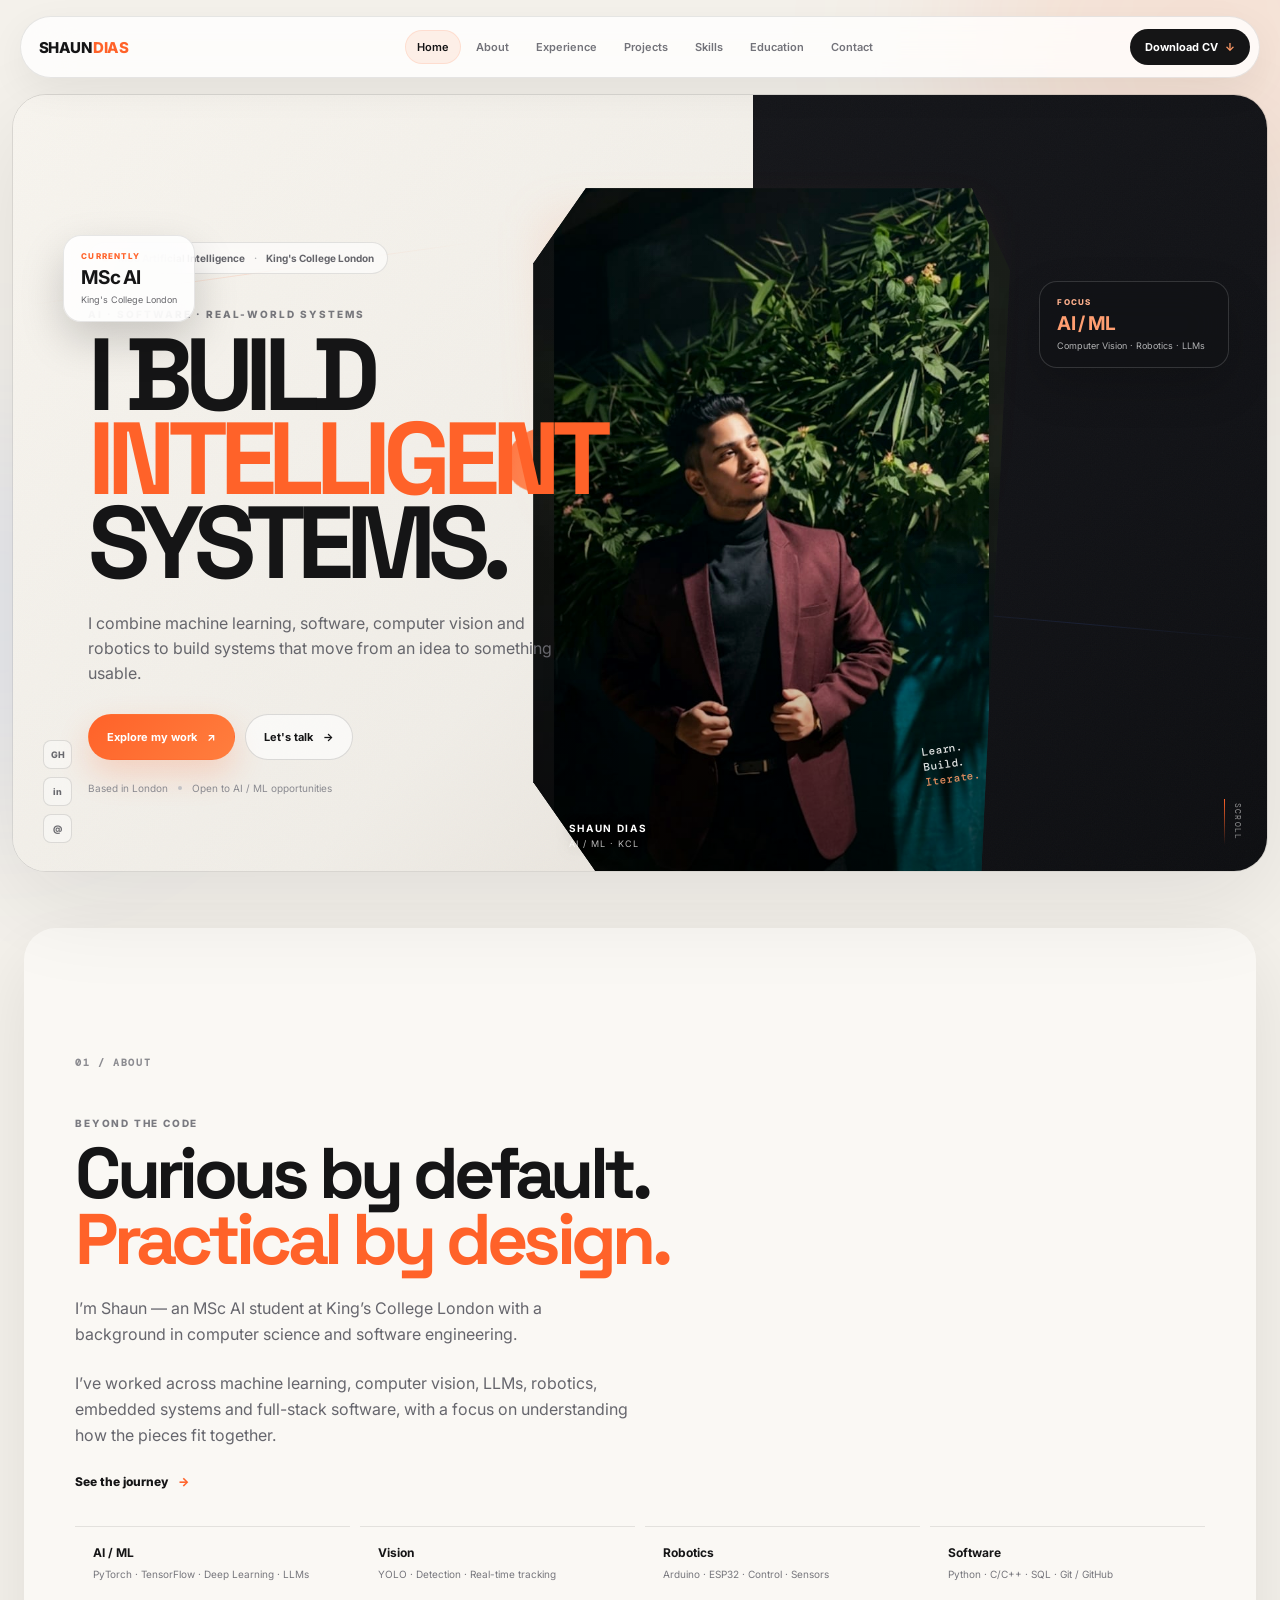
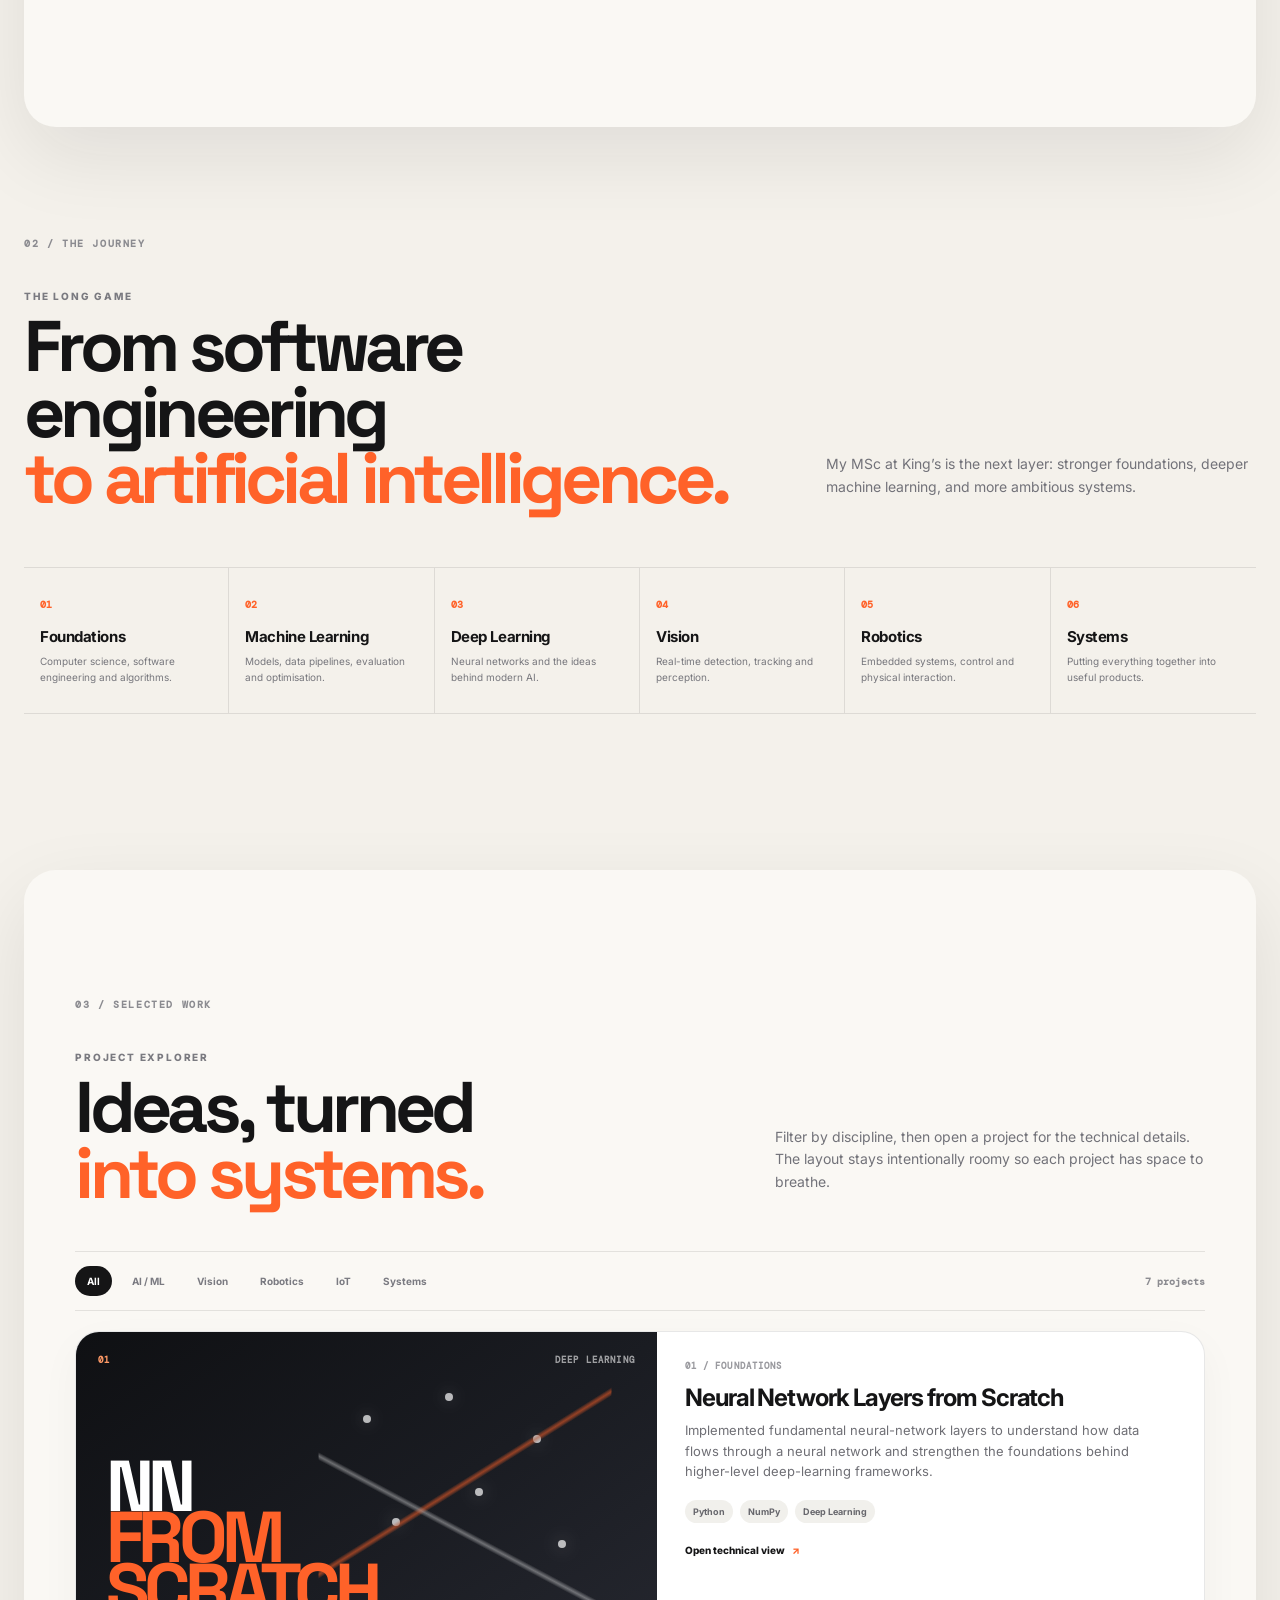
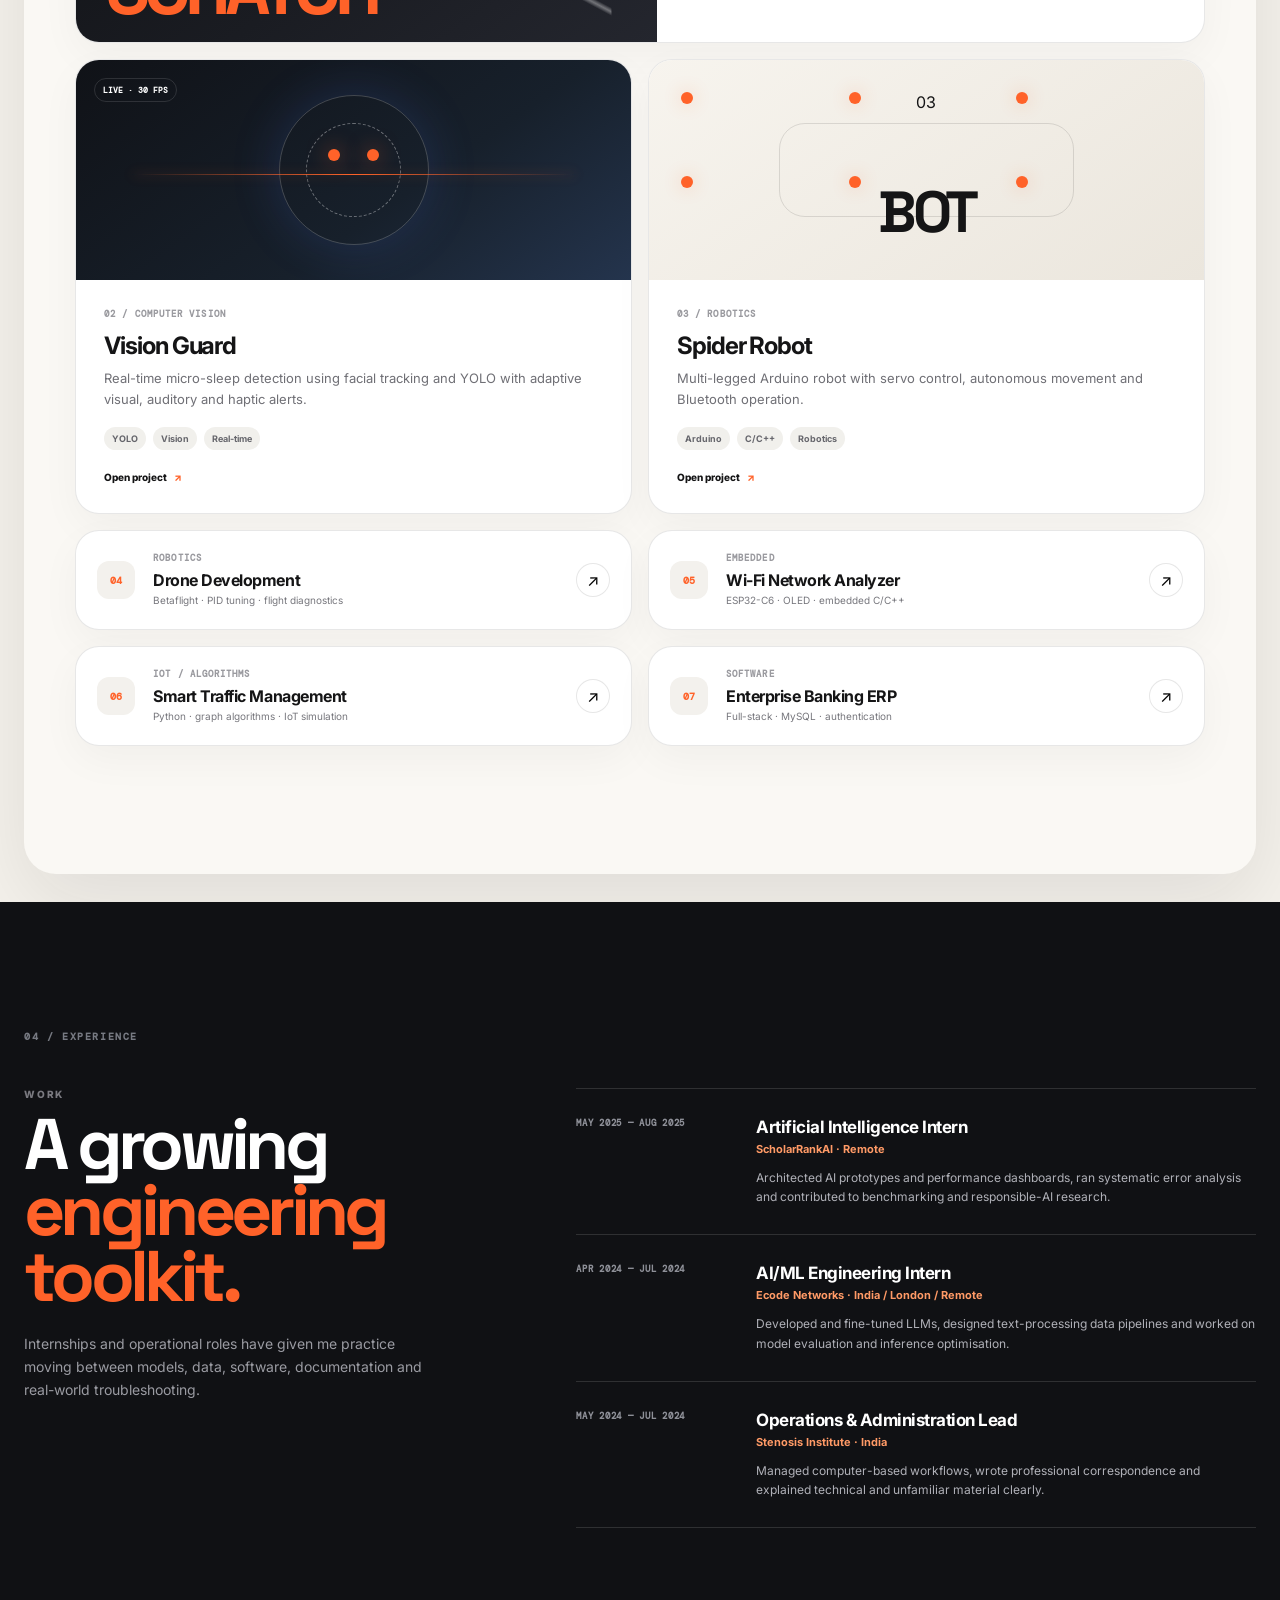
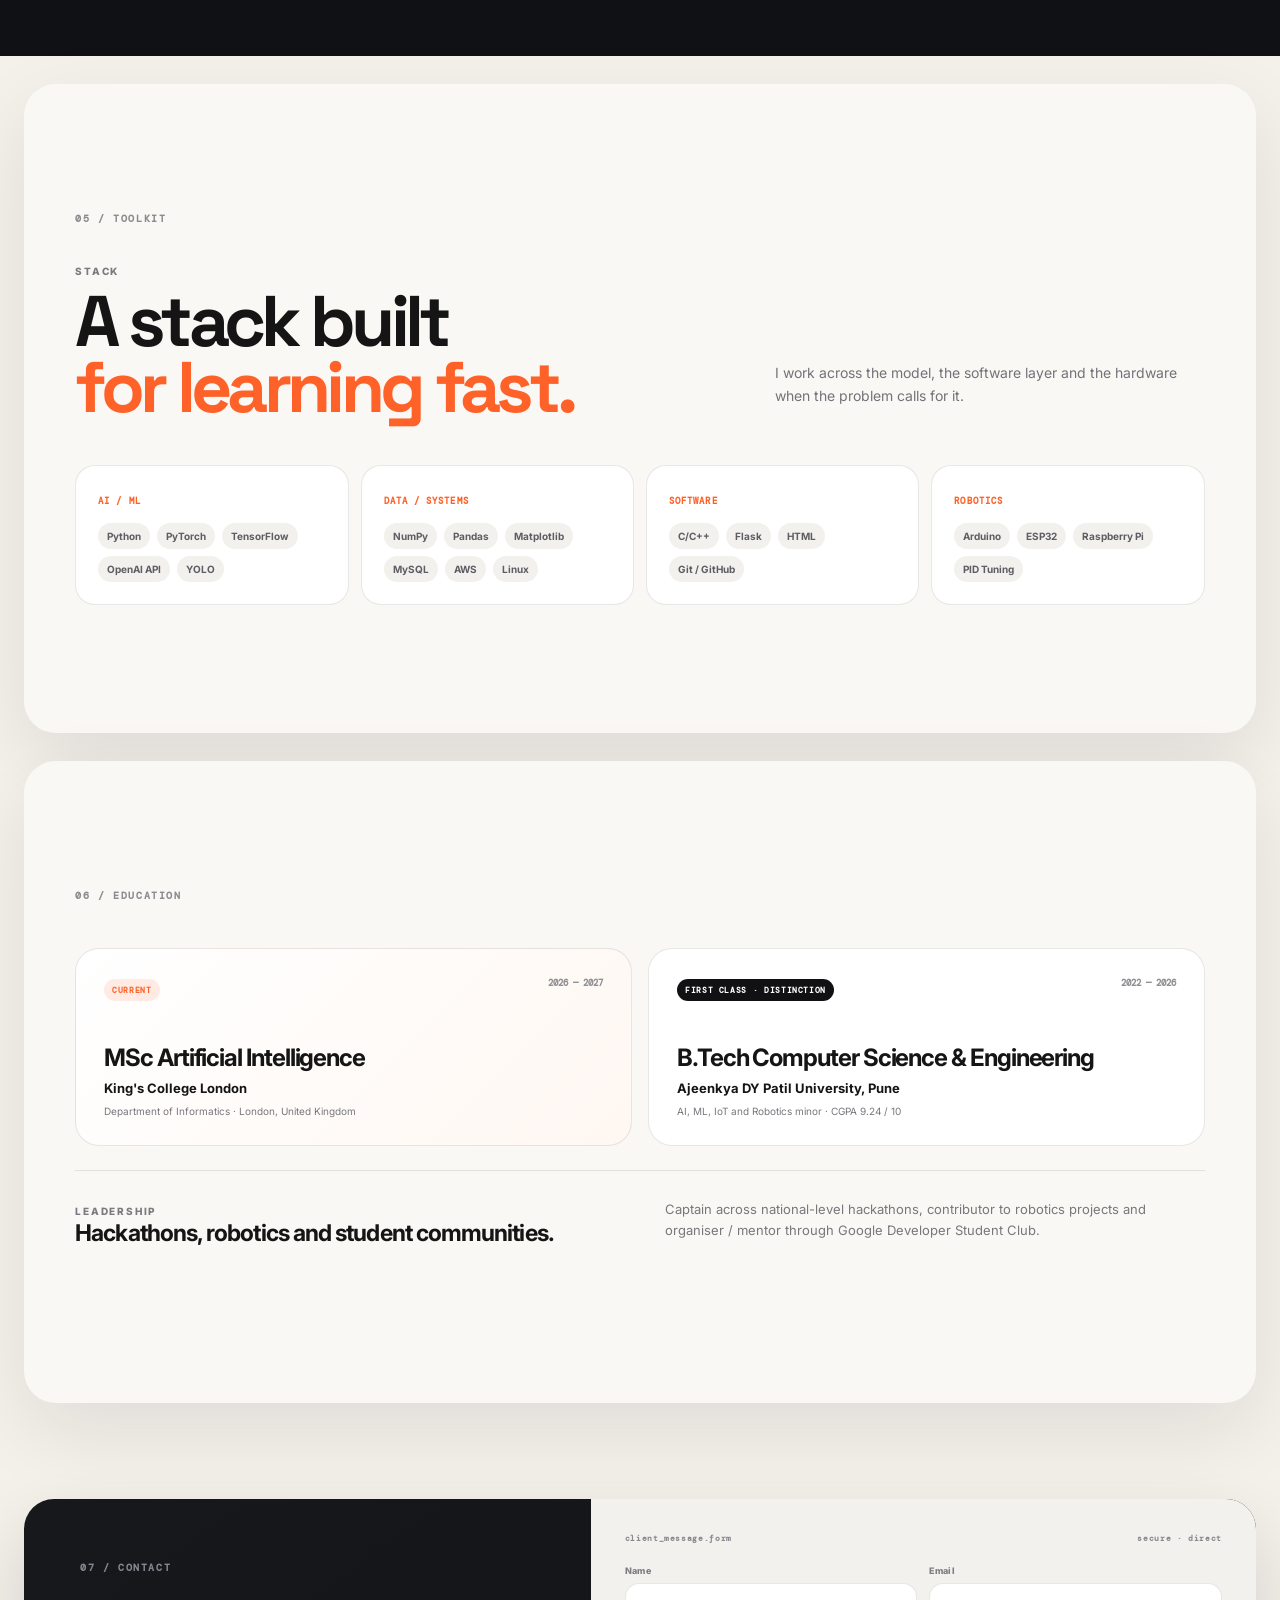
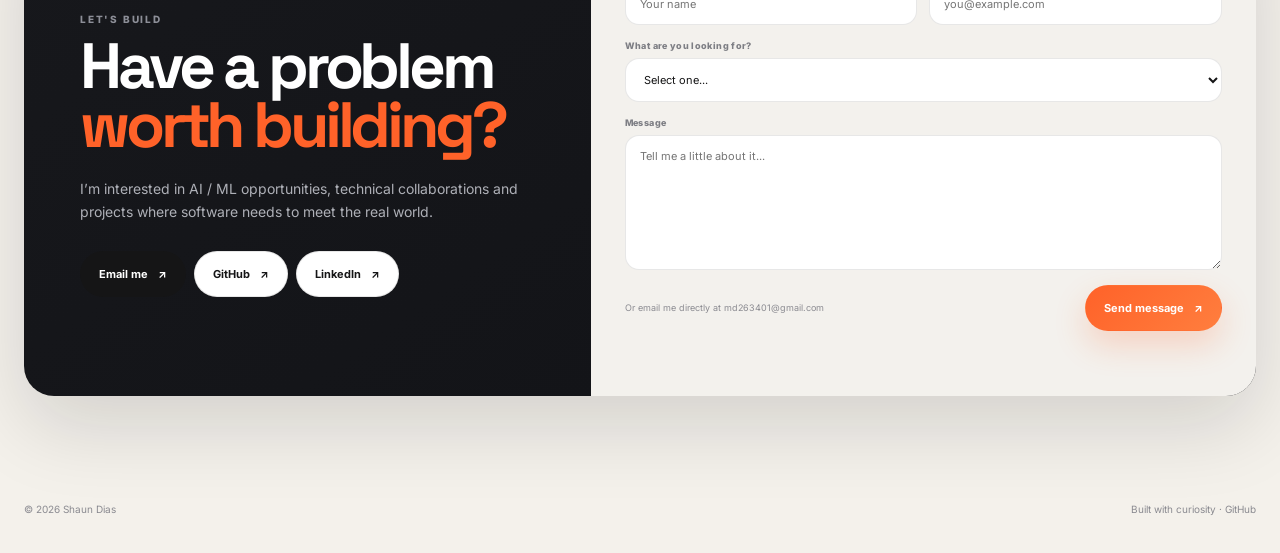
<file: portfolio/index.html>
<!DOCTYPE html>
<html lang="en">
<head>
  <meta charset="UTF-8">
  <meta name="viewport" content="width=device-width, initial-scale=1.0">
  <meta name="theme-color" content="#f4f1eb">
  <meta name="description" content="Shaun Dias — MSc Artificial Intelligence student at King's College London building practical AI, software, computer vision and robotics systems.">
  <title>Shaun Dias — AI / ML Portfolio</title>
  <link rel="preconnect" href="https://fonts.googleapis.com">
  <link rel="preconnect" href="https://fonts.gstatic.com" crossorigin>
  <link href="https://fonts.googleapis.com/css2?family=DM+Mono:wght@400;500&family=Inter:wght@400;500;600;700;800&family=Space+Grotesk:wght@500;600;700&display=swap" rel="stylesheet">
  <link rel="stylesheet" href="styles.css">
</head>
<body>
  <div class="page-glow page-glow-orange" aria-hidden="true"></div>
  <div class="page-glow page-glow-blue" aria-hidden="true"></div>

  <div class="loader" id="loader" aria-hidden="true">
    <div class="loader-card">
      <div class="loader-dots"><span></span><span></span><span></span></div>
      <p>shaun@portfolio:~$ boot</p>
      <p>loading AI / vision / robotics / systems</p>
      <p class="loader-accent">ready.</p>
      <div class="loader-bar"><span></span></div>
    </div>
  </div>

  <header class="site-header" id="siteHeader">
    <a class="brand" href="#home" aria-label="Shaun Dias home">SHAUN <span>DIAS</span></a>
    <nav class="site-nav" id="siteNav" aria-label="Primary navigation">
      <a href="#home" class="nav-link active">Home</a>
      <a href="#about" class="nav-link">About</a>
      <a href="#experience" class="nav-link">Experience</a>
      <a href="#projects" class="nav-link">Projects</a>
      <a href="#skills" class="nav-link">Skills</a>
      <a href="#education" class="nav-link">Education</a>
      <a href="#contact" class="nav-link">Contact</a>
    </nav>
    <div class="header-actions">
      <a class="header-cta" href="assets/Shaun_Dias_CV_UK.pdf" download>Download CV <span>↓</span></a>
      <button class="menu-toggle" id="menuToggle" type="button" aria-label="Toggle navigation" aria-expanded="false"><span></span><span></span></button>
    </div>
  </header>

  <main>
    <section class="hero section" id="home">
      <div class="hero-shell">
        <div class="hero-bg hero-bg-light"></div>
        <div class="hero-bg hero-bg-dark"></div>
        <div class="hero-grain" aria-hidden="true"></div>
        <div class="hero-line hero-line-1" aria-hidden="true"></div>
        <div class="hero-line hero-line-2" aria-hidden="true"></div>
        <div class="hero-splash" aria-hidden="true">
          <i></i><i></i><i></i><i></i><i></i>
        </div>

        <div class="hero-copy">
          <div class="eyebrow"><span class="status-dot"></span>MSc Artificial Intelligence <b>·</b> King's College London</div>
          <p class="kicker">AI · SOFTWARE · REAL-WORLD SYSTEMS</p>
          <h1>I BUILD<br><span>INTELLIGENT</span><br>SYSTEMS.</h1>
          <p class="hero-lede">I combine machine learning, software, computer vision and robotics to build systems that move from an idea to something usable.</p>
          <div class="hero-actions">
            <a class="button button-orange" href="#projects">Explore my work <span>↗</span></a>
            <a class="button button-ghost" href="#contact">Let's talk <span>→</span></a>
          </div>
          <div class="hero-meta"><span>Based in London</span><i></i><span>Open to AI / ML opportunities</span></div>
        </div>

        <div class="hero-portrait-wrap" id="heroPortrait">
          <div class="portrait-backdrop"></div>
          <div class="portrait-frame">
            <img src="assets/profile.jpg" alt="Shaun Dias wearing a burgundy blazer and black turtleneck" loading="eager">
            <div class="portrait-vignette"></div>
          </div>
          <div class="portrait-caption"><strong>SHAUN DIAS</strong><span>AI / ML · KCL</span></div>
        </div>

        <div class="float-card float-card-current">
          <span class="micro-label">CURRENTLY</span>
          <strong>MSc AI</strong>
          <small>King's College London</small>
        </div>
        <div class="float-card float-card-focus">
          <span class="micro-label">FOCUS</span>
          <strong>AI / ML</strong>
          <small>Computer Vision · Robotics · LLMs</small>
        </div>
        <div class="float-sticker">Learn.<br>Build.<br><em>Iterate.</em></div>
        <div class="hero-socials" aria-label="Social links">
          <a href="https://github.com/princeshaunthethird" target="_blank" rel="noreferrer" aria-label="GitHub">GH</a>
          <a href="https://www.linkedin.com/in/shaun-dias-bb5128272/" target="_blank" rel="noreferrer" aria-label="LinkedIn">in</a>
          <a href="mailto:md263401@gmail.com" aria-label="Email">@</a>
        </div>
        <div class="scroll-cue"><span>SCROLL</span><i></i></div>
      </div>
    </section>

    <section class="section section-card" id="about">
      <div class="section-index">01 / ABOUT</div>
      <div class="about-grid">
        <div class="about-copy reveal">
          <p class="section-kicker">BEYOND THE CODE</p>
          <h2>Curious by default.<br><span>Practical by design.</span></h2>
          <p>I’m Shaun — an MSc AI student at King’s College London with a background in computer science and software engineering.</p>
          <p>I’ve worked across machine learning, computer vision, LLMs, robotics, embedded systems and full-stack software, with a focus on understanding how the pieces fit together.</p>
          <a class="text-link" href="#experience">See the journey <span>→</span></a>
        </div>
      </div>
      <div class="capabilities reveal">
        <div><strong>AI / ML</strong><span>PyTorch · TensorFlow · Deep Learning · LLMs</span></div>
        <div><strong>Vision</strong><span>YOLO · Detection · Real-time tracking</span></div>
        <div><strong>Robotics</strong><span>Arduino · ESP32 · Control · Sensors</span></div>
        <div><strong>Software</strong><span>Python · C/C++ · SQL · Git / GitHub</span></div>
      </div>
    </section>

    <section class="section journey-section">
      <div class="section-index">02 / THE JOURNEY</div>
      <div class="journey-heading reveal">
        <div><p class="section-kicker">THE LONG GAME</p><h2>From software engineering<br><span>to artificial intelligence.</span></h2></div>
        <p>My MSc at King’s is the next layer: stronger foundations, deeper machine learning, and more ambitious systems.</p>
      </div>
      <div class="journey-rail reveal">
        <article><span>01</span><h3>Foundations</h3><p>Computer science, software engineering and algorithms.</p></article>
        <article><span>02</span><h3>Machine Learning</h3><p>Models, data pipelines, evaluation and optimisation.</p></article>
        <article><span>03</span><h3>Deep Learning</h3><p>Neural networks and the ideas behind modern AI.</p></article>
        <article><span>04</span><h3>Vision</h3><p>Real-time detection, tracking and perception.</p></article>
        <article><span>05</span><h3>Robotics</h3><p>Embedded systems, control and physical interaction.</p></article>
        <article><span>06</span><h3>Systems</h3><p>Putting everything together into useful products.</p></article>
      </div>
    </section>

    <section class="section section-card projects-section" id="projects">
      <div class="section-index">03 / SELECTED WORK</div>
      <div class="section-heading reveal">
        <div><p class="section-kicker">PROJECT EXPLORER</p><h2>Ideas, turned<br><span>into systems.</span></h2></div>
        <p>Filter by discipline, then open a project for the technical details. The layout stays intentionally roomy so each project has space to breathe.</p>
      </div>
      <div class="project-toolbar reveal">
        <div class="filter-group" role="group" aria-label="Project filters">
          <button class="filter-btn active" type="button" data-filter="all">All</button>
          <button class="filter-btn" type="button" data-filter="ai">AI / ML</button>
          <button class="filter-btn" type="button" data-filter="vision">Vision</button>
          <button class="filter-btn" type="button" data-filter="robotics">Robotics</button>
          <button class="filter-btn" type="button" data-filter="iot">IoT</button>
          <button class="filter-btn" type="button" data-filter="systems">Systems</button>
        </div>
        <span class="project-count" id="projectCount">7 projects</span>
      </div>

      <div class="projects-grid" id="projectList">
        <article class="project-card project-featured reveal" data-project="neural" data-category="ai systems">
          <div class="project-visual visual-neural"><span class="visual-number">01</span><span class="visual-label">DEEP LEARNING</span><strong>NN<br><em>FROM<br>SCRATCH</em></strong><div class="neural-network" aria-hidden="true"><i></i><i></i><i></i><i></i><i></i><i></i></div></div>
          <div class="project-details"><span class="project-index">01 / FOUNDATIONS</span><h3>Neural Network Layers from Scratch</h3><p>Implemented fundamental neural-network layers to understand how data flows through a neural network and strengthen the foundations behind higher-level deep-learning frameworks.</p><div class="tags"><span>Python</span><span>NumPy</span><span>Deep Learning</span></div><button class="text-button project-open" type="button">Open technical view <span>↗</span></button></div>
        </article>

        <article class="project-card reveal" data-project="vision-guard" data-category="vision ai robotics">
          <div class="project-visual visual-vision"><span class="scan-badge">LIVE · 30 FPS</span><div class="face-grid"><span></span><span></span></div><div class="scan-line"></div></div>
          <div class="project-details"><span class="project-index">02 / COMPUTER VISION</span><h3>Vision Guard</h3><p>Real-time micro-sleep detection using facial tracking and YOLO with adaptive visual, auditory and haptic alerts.</p><div class="tags"><span>YOLO</span><span>Vision</span><span>Real-time</span></div><button class="text-button project-open" type="button">Open project <span>↗</span></button></div>
        </article>

        <article class="project-card reveal reveal-delay-1" data-project="spider" data-category="robotics systems">
          <div class="project-visual visual-robot"><span class="visual-number">03</span><div class="robot-grid"><i></i><i></i><i></i><i></i><i></i><i></i></div><strong>BOT</strong></div>
          <div class="project-details"><span class="project-index">03 / ROBOTICS</span><h3>Spider Robot</h3><p>Multi-legged Arduino robot with servo control, autonomous movement and Bluetooth operation.</p><div class="tags"><span>Arduino</span><span>C/C++</span><span>Robotics</span></div><button class="text-button project-open" type="button">Open project <span>↗</span></button></div>
        </article>

        <article class="project-card compact reveal" data-project="drone" data-category="robotics systems"><div class="compact-number">04</div><div><span class="project-index">ROBOTICS</span><h3>Drone Development</h3><p>Betaflight · PID tuning · flight diagnostics</p></div><button class="icon-button project-open" type="button" aria-label="Open drone project">↗</button></article>
        <article class="project-card compact reveal reveal-delay-1" data-project="wifi" data-category="iot systems"><div class="compact-number">05</div><div><span class="project-index">EMBEDDED</span><h3>Wi-Fi Network Analyzer</h3><p>ESP32-C6 · OLED · embedded C/C++</p></div><button class="icon-button project-open" type="button" aria-label="Open Wi-Fi analyzer project">↗</button></article>
        <article class="project-card compact reveal" data-project="traffic" data-category="iot ai systems"><div class="compact-number">06</div><div><span class="project-index">IOT / ALGORITHMS</span><h3>Smart Traffic Management</h3><p>Python · graph algorithms · IoT simulation</p></div><button class="icon-button project-open" type="button" aria-label="Open traffic project">↗</button></article>
        <article class="project-card compact reveal reveal-delay-1" data-project="banking" data-category="systems"><div class="compact-number">07</div><div><span class="project-index">SOFTWARE</span><h3>Enterprise Banking ERP</h3><p>Full-stack · MySQL · authentication</p></div><button class="icon-button project-open" type="button" aria-label="Open banking ERP project">↗</button></article>
      </div>
      <div class="filter-empty" id="filterEmpty" hidden>No projects in this category yet.</div>
    </section>

    <section class="section dark-section" id="experience">
      <div class="section-index">04 / EXPERIENCE</div>
      <div class="experience-grid">
        <div class="experience-heading reveal"><p class="section-kicker">WORK</p><h2>A growing<br><span>engineering toolkit.</span></h2><p>Internships and operational roles have given me practice moving between models, data, software, documentation and real-world troubleshooting.</p></div>
        <div class="timeline reveal">
          <article><div class="timeline-date">MAY 2025 — AUG 2025</div><div><h3>Artificial Intelligence Intern</h3><p class="company">ScholarRankAI · Remote</p><p>Architected AI prototypes and performance dashboards, ran systematic error analysis and contributed to benchmarking and responsible-AI research.</p></div></article>
          <article><div class="timeline-date">APR 2024 — JUL 2024</div><div><h3>AI/ML Engineering Intern</h3><p class="company">Ecode Networks · India / London / Remote</p><p>Developed and fine-tuned LLMs, designed text-processing data pipelines and worked on model evaluation and inference optimisation.</p></div></article>
          <article><div class="timeline-date">MAY 2024 — JUL 2024</div><div><h3>Operations & Administration Lead</h3><p class="company">Stenosis Institute · India</p><p>Managed computer-based workflows, wrote professional correspondence and explained technical and unfamiliar material clearly.</p></div></article>
        </div>
      </div>
    </section>

    <section class="section section-card" id="skills">
      <div class="section-index">05 / TOOLKIT</div>
      <div class="skills-heading reveal"><div><p class="section-kicker">STACK</p><h2>A stack built<br><span>for learning fast.</span></h2></div><p>I work across the model, the software layer and the hardware when the problem calls for it.</p></div>
      <div class="skill-groups reveal">
        <div class="skill-group"><span>AI / ML</span><div><b>Python</b><b>PyTorch</b><b>TensorFlow</b><b>OpenAI API</b><b>YOLO</b></div></div>
        <div class="skill-group"><span>DATA / SYSTEMS</span><div><b>NumPy</b><b>Pandas</b><b>Matplotlib</b><b>MySQL</b><b>AWS</b><b>Linux</b></div></div>
        <div class="skill-group"><span>SOFTWARE</span><div><b>C/C++</b><b>Flask</b><b>HTML</b><b>Git / GitHub</b></div></div>
        <div class="skill-group"><span>ROBOTICS</span><div><b>Arduino</b><b>ESP32</b><b>Raspberry Pi</b><b>PID Tuning</b></div></div>
      </div>
    </section>

    <section class="section section-card" id="education">
      <div class="section-index">06 / EDUCATION</div>
      <div class="education-grid">
        <article class="edu-card current reveal"><span class="edu-label">CURRENT</span><span class="edu-year">2026 — 2027</span><h3>MSc Artificial Intelligence</h3><p>King's College London</p><small>Department of Informatics · London, United Kingdom</small></article>
        <article class="edu-card reveal reveal-delay-1"><span class="edu-label">FIRST CLASS · DISTINCTION</span><span class="edu-year">2022 — 2026</span><h3>B.Tech Computer Science & Engineering</h3><p>Ajeenkya DY Patil University, Pune</p><small>AI, ML, IoT and Robotics minor · CGPA 9.24 / 10</small></article>
      </div>
      <div class="leadership reveal"><div><span class="section-kicker">LEADERSHIP</span><h3>Hackathons, robotics and student communities.</h3></div><p>Captain across national-level hackathons, contributor to robotics projects and organiser / mentor through Google Developer Student Club.</p></div>
    </section>

    <section class="section contact-section" id="contact">
      <div class="contact-card reveal">
        <div class="contact-main"><span class="section-index">07 / CONTACT</span><p class="section-kicker">LET'S BUILD</p><h2>Have a problem<br><span>worth building?</span></h2><p>I’m interested in AI / ML opportunities, technical collaborations and projects where software needs to meet the real world.</p><div class="contact-actions"><a class="button button-dark" href="mailto:md263401@gmail.com">Email me <span>↗</span></a><a class="button button-light" href="https://github.com/princeshaunthethird" target="_blank" rel="noreferrer">GitHub <span>↗</span></a><a class="button button-light" href="https://www.linkedin.com/in/shaun-dias-bb5128272/" target="_blank" rel="noreferrer">LinkedIn <span>↗</span></a></div></div>
        <div class="contact-form-wrap"><div class="form-topline"><span>client_message.form</span><span>secure · direct</span></div><form id="contactForm" class="contact-form" action="https://formspree.io/f/xblabkba" method="POST"><input type="hidden" name="_subject" value="Portfolio enquiry — Shaun Dias"><input type="hidden" name="_captcha" value="false"><div class="form-row"><label><span>Name</span><input type="text" name="name" required placeholder="Your name"></label><label><span>Email</span><input type="email" name="email" required placeholder="you@example.com"></label></div><label><span>What are you looking for?</span><select name="project_type" required><option value="">Select one...</option><option>AI / ML development</option><option>Computer vision</option><option>Robotics / IoT</option><option>Software / systems</option><option>Research collaboration</option><option>Other</option></select></label><label><span>Message</span><textarea name="message" required minlength="10" placeholder="Tell me a little about it..."></textarea></label><input class="honeypot" type="text" name="_gotcha" tabindex="-1" autocomplete="off"><div class="form-footer"><small>Or email me directly at md263401@gmail.com</small><button class="button button-orange" id="submitBtn" type="submit"><span id="submitText">Send message</span><span id="submitIcon">↗</span></button></div><p class="form-status" id="formStatus" aria-live="polite"></p></form></div>
      </div>
    </section>
  </main>

  <footer class="site-footer"><span>© <span id="year"></span> Shaun Dias</span><span>Built with curiosity · <a href="https://github.com/princeshaunthethird" target="_blank" rel="noreferrer">GitHub</a></span></footer>

  <div class="modal" id="projectModal" aria-hidden="true">
    <div class="modal-backdrop" data-modal-close></div>
    <div class="modal-dialog" role="dialog" aria-modal="true" aria-labelledby="modalTitle">
      <div class="modal-header"><div><span class="modal-kicker" id="modalType">PROJECT</span><h2 id="modalTitle">Project</h2><p id="modalDescription"></p></div><button class="modal-close" id="modalClose" type="button" aria-label="Close">×</button></div>
      <div class="modal-body" id="modalBody"></div>
    </div>
  </div>

  <script src="script.js"></script>
</body>
</html>
</file>
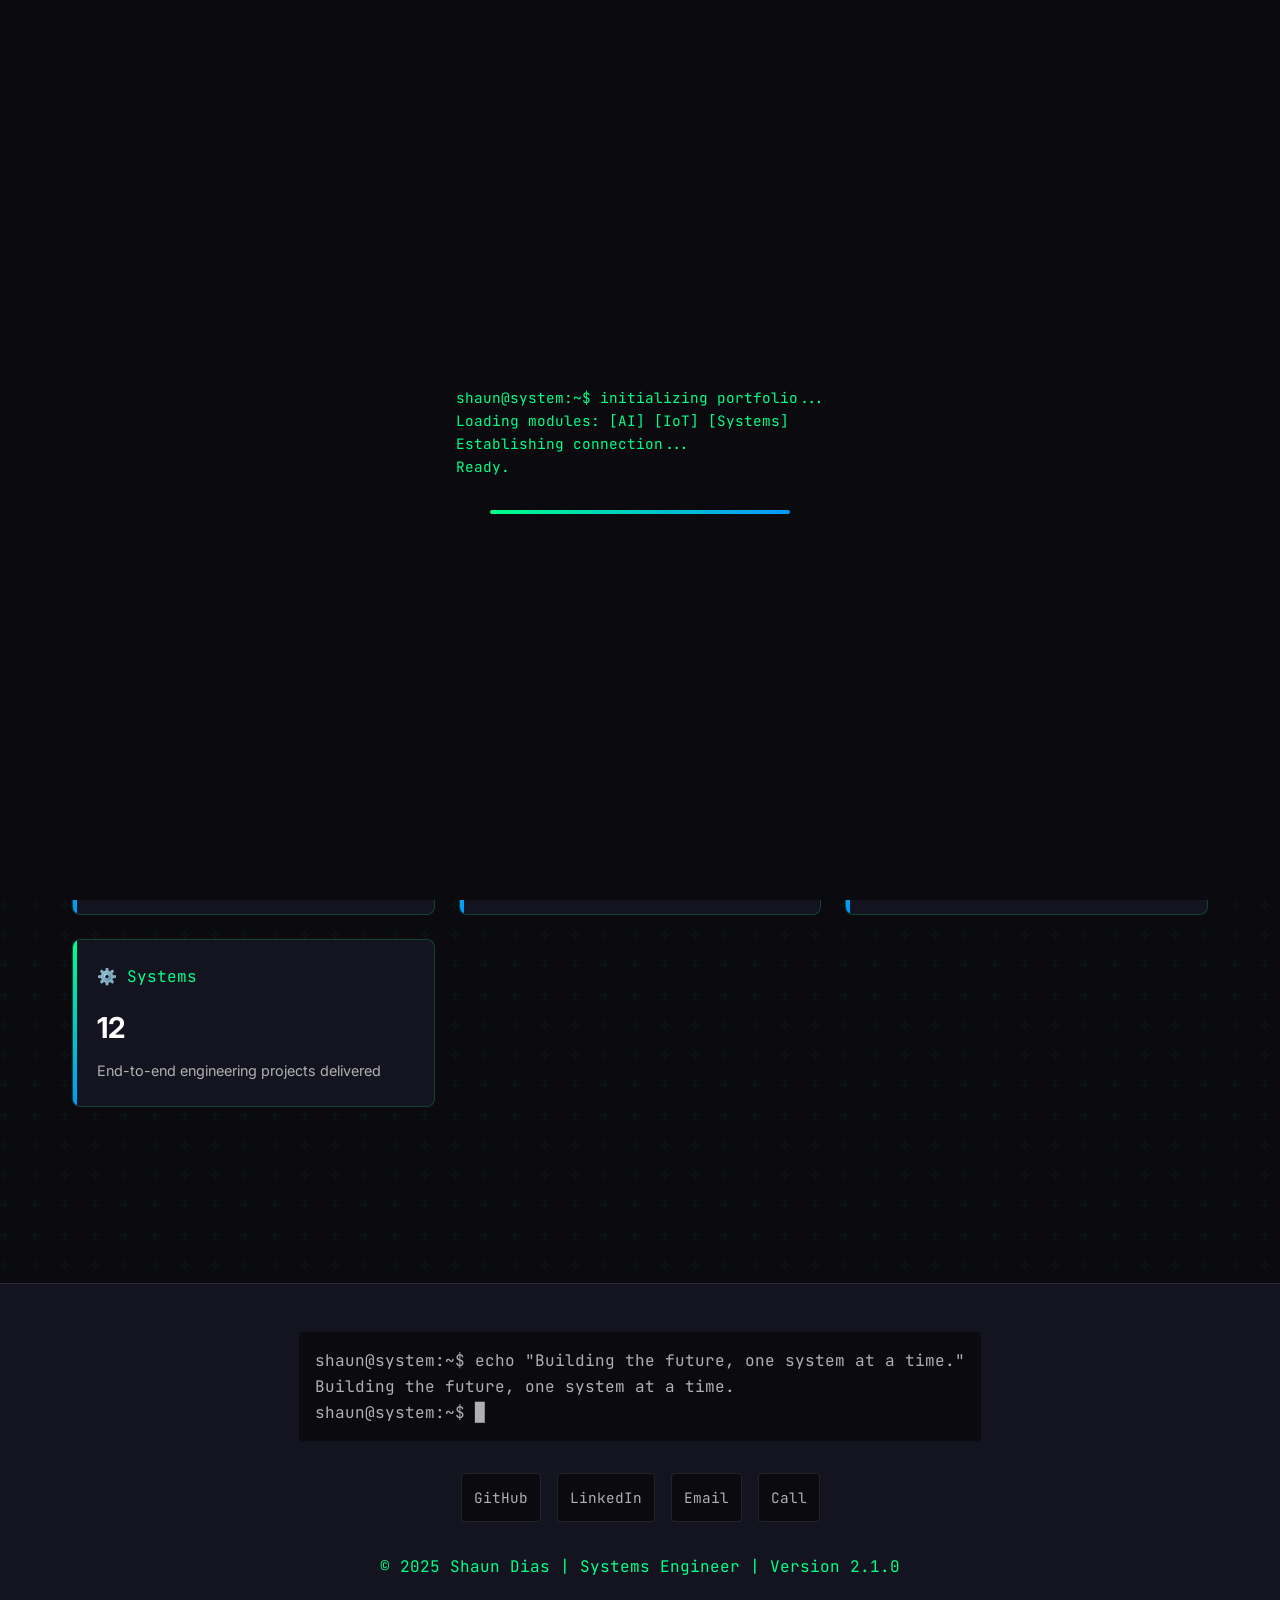
<file: index3.htm>
<!doctype html>
<html lang="en">
<head>
  <meta charset="utf-8">
  <meta name="viewport" content="width=device-width, initial-scale=1">
  <title>Shaun Dias - Systems Engineer & AI Architect</title>
  <meta name="description" content="Shaun Dias - Systems Engineer specializing in AI/ML, IoT, and Hardware-Software Integration.">
  <link href="https://fonts.googleapis.com/css2?family=JetBrains+Mono:wght@300;400;500;600;700&family=Inter:wght@300;400;500;600;700;800&display=swap" rel="stylesheet">
  <style>
    :root {
      --primary: #00ff88;
      --primary-dark: #00cc6a;
      --secondary: #0099ff;
      --accent: #ff6b35;
      --warning: #ffd60a;
      --bg-dark: #0a0a0f;
      --bg-card: #141420;
      --bg-modal: #1a1a2e;
      --bg-glass: rgba(0, 255, 136, 0.1);
      --text-primary: #ffffff;
      --text-secondary: #b0b0b0;
      --text-muted: #666666;
      --text-code: #00ff88;
      --border: rgba(0, 255, 136, 0.2);
      --border-subtle: rgba(255, 255, 255, 0.1);
      --shadow: 0 25px 50px -12px rgba(0, 0, 0, 0.7);
      --gradient-primary: linear-gradient(135deg, #00ff88 0%, #0099ff 100%);
      --gradient-card: linear-gradient(135deg, rgba(0,255,136,0.1) 0%, rgba(0,153,255,0.05) 100%);
      --grid-pattern: url("data:image/svg+xml,%3Csvg width='60' height='60' viewBox='0 0 60 60' xmlns='http://www.w3.org/2000/svg'%3E%3Cg fill='none' fill-rule='evenodd'%3E%3Cg fill='%2300ff88' fill-opacity='0.03'%3E%3Cpath d='m36 34v-4h-2v4h-4v2h4v4h2v-4h4v-2h-4zm0-30V0h-2v4h-4v2h4v4h2V6h4V4h-4zM6 34v-4H4v4H0v2h4v4h2v-4h4v-2H6zM6 4V0H4v4H0v2h4v4h2V6h4V4H6z'/%3E%3C/g%3E%3C/g%3E%3C/svg%3E");
    }

    * {
      margin: 0;
      padding: 0;
      box-sizing: border-box;
    }

    body {
      font-family: 'Inter', -apple-system, BlinkMacSystemFont, sans-serif;
      background: var(--bg-dark);
      background-image: var(--grid-pattern);
      color: var(--text-primary);
      line-height: 1.6;
      overflow-x: hidden;
    }

    /* Code font for technical elements */
    .code {
      font-family: 'JetBrains Mono', monospace;
      color: var(--text-code);
    }

    /* Enhanced background with circuit patterns */
    .bg-animation {
      position: fixed;
      top: 0;
      left: 0;
      width: 100%;
      height: 100%;
      z-index: -1;
      background: 
        radial-gradient(circle at 20% 80%, rgba(0, 255, 136, 0.15) 0%, transparent 50%),
        radial-gradient(circle at 80% 20%, rgba(0, 153, 255, 0.15) 0%, transparent 50%),
        radial-gradient(circle at 40% 40%, rgba(255, 107, 53, 0.1) 0%, transparent 50%);
    }

    .circuit-lines {
      position: absolute;
      width: 100%;
      height: 100%;
      opacity: 0.1;
    }

    .circuit-line {
      position: absolute;
      background: linear-gradient(90deg, transparent, var(--primary), transparent);
      height: 1px;
      animation: pulse 3s ease-in-out infinite;
    }

    @keyframes pulse {
      0%, 100% { opacity: 0.1; }
      50% { opacity: 0.5; }
    }

    /* Loading screen */
    .loading-overlay {
      position: fixed;
      top: 0;
      left: 0;
      width: 100%;
      height: 100%;
      background: var(--bg-dark);
      display: flex;
      flex-direction: column;
      align-items: center;
      justify-content: center;
      z-index: 9999;
      transition: opacity 0.5s ease;
    }

    .loading-terminal {
      font-family: 'JetBrains Mono', monospace;
      color: var(--primary);
      font-size: 0.9rem;
      text-align: left;
      margin-bottom: 2rem;
    }

    .loading-bar {
      width: 300px;
      height: 4px;
      background: rgba(0, 255, 136, 0.2);
      border-radius: 2px;
      overflow: hidden;
    }

    .loading-progress {
      height: 100%;
      background: var(--gradient-primary);
      width: 0%;
      animation: loading 2s ease-in-out forwards;
    }

    @keyframes loading {
      0% { width: 0%; }
      100% { width: 100%; }
    }

    /* Header */
    .header {
      position: fixed;
      top: 0;
      left: 0;
      right: 0;
      background: rgba(10, 10, 15, 0.9);
      backdrop-filter: blur(20px);
      border-bottom: 1px solid var(--border-subtle);
      z-index: 1000;
      transition: all 0.3s ease;
    }

    .header.scrolled {
      background: rgba(10, 10, 15, 0.95);
      box-shadow: var(--shadow);
      border-bottom-color: var(--border);
    }

    .nav-container {
      max-width: 1200px;
      margin: 0 auto;
      padding: 1rem 2rem;
      display: flex;
      justify-content: space-between;
      align-items: center;
    }

    .logo {
      font-family: 'JetBrains Mono', monospace;
      font-size: 1.2rem;
      font-weight: 700;
      color: var(--primary);
      display: flex;
      align-items: center;
      gap: 0.5rem;
    }

    .logo::before {
      content: ">";
      color: var(--secondary);
    }

    .nav-menu {
      display: flex;
      gap: 0.5rem;
      list-style: none;
    }

    .nav-item {
      cursor: pointer;
      padding: 0.75rem 1.5rem;
      border-radius: 6px;
      transition: all 0.3s ease;
      font-family: 'JetBrains Mono', monospace;
      font-size: 0.9rem;
      border: 1px solid transparent;
      position: relative;
    }

    .nav-item:hover {
      background: var(--bg-glass);
      border-color: var(--border);
      transform: translateY(-1px);
    }

    .nav-item.active {
      background: var(--gradient-primary);
      color: var(--bg-dark);
      font-weight: 600;
    }

    /* Status indicator */
    .status-indicator {
      display: flex;
      align-items: center;
      gap: 0.5rem;
      font-family: 'JetBrains Mono', monospace;
      font-size: 0.8rem;
      color: var(--text-secondary);
    }

    .status-dot {
      width: 8px;
      height: 8px;
      background: var(--primary);
      border-radius: 50%;
      animation: blink 2s ease-in-out infinite;
    }

    @keyframes blink {
      0%, 50% { opacity: 1; }
      51%, 100% { opacity: 0.3; }
    }

    /* Main container */
    .container {
      max-width: 1200px;
      margin: 0 auto;
      padding: 0 2rem;
      margin-top: 80px;
    }

    /* Page sections */
    .page {
      display: none;
      min-height: calc(100vh - 160px);
      animation: slideIn 0.6s ease-out;
    }

    .page.active {
      display: block;
    }

    @keyframes slideIn {
      from { opacity: 0; transform: translateX(50px); }
      to { opacity: 1; transform: translateX(0); }
    }

    /* Hero section with terminal aesthetic */
    .hero {
      padding: 4rem 0;
      position: relative;
    }

    .hero-terminal {
      background: var(--bg-card);
      border: 1px solid var(--border);
      border-radius: 8px;
      padding: 2rem;
      margin-bottom: 3rem;
      box-shadow: var(--shadow);
    }

    .terminal-header {
      display: flex;
      align-items: center;
      gap: 0.5rem;
      margin-bottom: 1.5rem;
      padding-bottom: 1rem;
      border-bottom: 1px solid var(--border-subtle);
    }

    .terminal-dots {
      display: flex;
      gap: 0.5rem;
    }

    .terminal-dot {
      width: 12px;
      height: 12px;
      border-radius: 50%;
    }

    .terminal-dot:nth-child(1) { background: #ff5f57; }
    .terminal-dot:nth-child(2) { background: #ffbd2e; }
    .terminal-dot:nth-child(3) { background: #28ca42; }

    .terminal-title {
      font-family: 'JetBrains Mono', monospace;
      font-size: 0.9rem;
      color: var(--text-secondary);
    }

    .hero-content {
      font-family: 'JetBrains Mono', monospace;
      color: var(--text-primary);
      line-height: 1.8;
    }

    .hero-prompt {
      color: var(--primary);
      margin-right: 1rem;
    }

    .hero-name {
      font-size: 2.5rem;
      font-weight: 700;
      color: var(--primary);
      margin: 1rem 0;
    }

    .hero-role {
      font-size: 1.2rem;
      color: var(--secondary);
      margin-bottom: 2rem;
    }

    .specs-grid {
      display: grid;
      grid-template-columns: repeat(auto-fit, minmax(280px, 1fr));
      gap: 1.5rem;
      margin: 3rem 0;
    }

    .spec-card {
      background: var(--bg-card);
      border: 1px solid var(--border);
      border-radius: 8px;
      padding: 1.5rem;
      transition: all 0.3s ease;
      position: relative;
      overflow: hidden;
    }

    .spec-card::before {
      content: '';
      position: absolute;
      top: 0;
      left: 0;
      width: 4px;
      height: 100%;
      background: var(--gradient-primary);
    }

    .spec-card:hover {
      transform: translateY(-4px);
      box-shadow: var(--shadow);
      border-color: var(--border);
    }

    .spec-title {
      font-family: 'JetBrains Mono', monospace;
      color: var(--primary);
      margin-bottom: 1rem;
      display: flex;
      align-items: center;
      gap: 0.5rem;
    }

    .spec-value {
      font-size: 1.8rem;
      font-weight: 700;
      color: var(--text-primary);
      margin-bottom: 0.5rem;
    }

    .spec-description {
      color: var(--text-secondary);
      font-size: 0.9rem;
    }

    /* Projects section with technical grid */
    .projects-header {
      display: flex;
      justify-content: space-between;
      align-items: center;
      margin-bottom: 2rem;
    }

    .projects-title {
      font-family: 'JetBrains Mono', monospace;
      font-size: 2rem;
      color: var(--primary);
    }

    .projects-filter {
      display: flex;
      gap: 0.5rem;
    }

    .filter-btn {
      padding: 0.5rem 1rem;
      background: var(--bg-card);
      border: 1px solid var(--border-subtle);
      border-radius: 4px;
      color: var(--text-secondary);
      cursor: pointer;
      transition: all 0.3s ease;
      font-family: 'JetBrains Mono', monospace;
      font-size: 0.8rem;
    }

    .filter-btn:hover,
    .filter-btn.active {
      background: var(--gradient-primary);
      color: var(--bg-dark);
      border-color: var(--primary);
    }

    .projects-grid {
      display: grid;
      grid-template-columns: repeat(auto-fill, minmax(350px, 1fr));
      gap: 2rem;
    }

    .project-card {
      background: var(--bg-card);
      border: 1px solid var(--border-subtle);
      border-radius: 8px;
      overflow: hidden;
      transition: all 0.3s ease;
      cursor: pointer;
      position: relative;
    }

    .project-card::before {
      content: '';
      position: absolute;
      top: 0;
      left: 0;
      width: 100%;
      height: 4px;
      background: var(--gradient-primary);
      transform: scaleX(0);
      transition: transform 0.3s ease;
    }

    .project-card:hover {
      transform: translateY(-8px);
      box-shadow: var(--shadow);
      border-color: var(--border);
    }

    .project-card:hover::before {
      transform: scaleX(1);
    }

    .project-image {
      width: 100%;
      height: 200px;
      background: linear-gradient(135deg, var(--bg-modal), var(--bg-card));
      position: relative;
      overflow: hidden;
      display: flex;
      align-items: center;
      justify-content: center;
    }

    .project-icon {
      font-size: 3rem;
      opacity: 0.8;
    }

    .project-status {
      position: absolute;
      top: 1rem;
      right: 1rem;
      padding: 0.25rem 0.75rem;
      background: var(--gradient-primary);
      color: var(--bg-dark);
      border-radius: 20px;
      font-family: 'JetBrains Mono', monospace;
      font-size: 0.7rem;
      font-weight: 600;
    }

    .project-content {
      padding: 1.5rem;
    }

    .project-title {
      font-family: 'JetBrains Mono', monospace;
      font-size: 1.2rem;
      font-weight: 600;
      margin-bottom: 0.5rem;
      color: var(--text-primary);
    }

    .project-type {
      color: var(--secondary);
      font-size: 0.8rem;
      margin-bottom: 1rem;
      font-family: 'JetBrains Mono', monospace;
    }

    .project-description {
      color: var(--text-secondary);
      font-size: 0.9rem;
      margin-bottom: 1.5rem;
      line-height: 1.5;
    }

    .project-tech-stack {
      display: flex;
      flex-wrap: wrap;
      gap: 0.5rem;
      margin-bottom: 1rem;
    }

    .tech-chip {
      padding: 0.25rem 0.75rem;
      background: rgba(0, 255, 136, 0.1);
      border: 1px solid rgba(0, 255, 136, 0.3);
      border-radius: 4px;
      font-family: 'JetBrains Mono', monospace;
      font-size: 0.7rem;
      color: var(--primary);
    }

    .project-metrics {
      display: flex;
      justify-content: space-between;
      font-family: 'JetBrains Mono', monospace;
      font-size: 0.8rem;
      color: var(--text-muted);
    }

    /* Project Modal */
    .project-modal {
      position: fixed;
      top: 0;
      left: 0;
      width: 100%;
      height: 100%;
      background: rgba(0, 0, 0, 0.9);
      z-index: 2000;
      display: none;
      overflow-y: auto;
    }

    .project-modal.active {
      display: flex;
      align-items: flex-start;
      justify-content: center;
      padding: 2rem;
    }

    .modal-content {
      background: var(--bg-modal);
      border: 1px solid var(--border);
      border-radius: 12px;
      max-width: 1000px;
      width: 100%;
      max-height: 90vh;
      overflow-y: auto;
      position: relative;
      animation: modalSlideIn 0.4s ease-out;
    }

    @keyframes modalSlideIn {
      from { opacity: 0; transform: translateY(50px) scale(0.9); }
      to { opacity: 1; transform: translateY(0) scale(1); }
    }

    .modal-header {
      padding: 2rem;
      border-bottom: 1px solid var(--border-subtle);
      display: flex;
      justify-content: space-between;
      align-items: flex-start;
    }

    .modal-close {
      background: none;
      border: none;
      color: var(--text-secondary);
      cursor: pointer;
      font-size: 1.5rem;
      padding: 0.5rem;
      border-radius: 4px;
      transition: all 0.3s ease;
    }

    .modal-close:hover {
      background: rgba(255, 255, 255, 0.1);
      color: var(--text-primary);
    }

    .modal-body {
      padding: 2rem;
    }

    .project-gallery {
      display: grid;
      grid-template-columns: repeat(auto-fit, minmax(250px, 1fr));
      gap: 1rem;
      margin-bottom: 2rem;
    }

    .gallery-image {
      aspect-ratio: 16/9;
      background: linear-gradient(135deg, var(--bg-card), var(--bg-dark));
      border-radius: 8px;
      display: flex;
      align-items: center;
      justify-content: center;
      font-size: 2rem;
      color: var(--text-muted);
      border: 1px solid var(--border-subtle);
    }

    .project-details-grid {
      display: grid;
      grid-template-columns: 1fr 1fr;
      gap: 2rem;
      margin-bottom: 2rem;
    }

    .detail-section {
      background: var(--bg-card);
      padding: 1.5rem;
      border-radius: 8px;
      border: 1px solid var(--border-subtle);
    }

    .detail-title {
      font-family: 'JetBrains Mono', monospace;
      color: var(--primary);
      margin-bottom: 1rem;
      display: flex;
      align-items: center;
      gap: 0.5rem;
    }

    .detail-content {
      color: var(--text-secondary);
      line-height: 1.6;
    }

    .detail-list {
      list-style: none;
      padding: 0;
    }

    .detail-list li {
      padding: 0.5rem 0;
      border-bottom: 1px solid rgba(255, 255, 255, 0.05);
      display: flex;
      justify-content: space-between;
    }

    .detail-list li:last-child {
      border-bottom: none;
    }

    /* Technical specifications table */
    .tech-specs {
      width: 100%;
      border-collapse: collapse;
      margin: 1rem 0;
      font-family: 'JetBrains Mono', monospace;
      font-size: 0.9rem;
    }

    .tech-specs th,
    .tech-specs td {
      padding: 0.75rem;
      text-align: left;
      border-bottom: 1px solid var(--border-subtle);
    }

    .tech-specs th {
      background: var(--bg-card);
      color: var(--primary);
      font-weight: 600;
    }

    .tech-specs td {
      color: var(--text-secondary);
    }

    /* Contact section */
    .contact-terminal {
      background: var(--bg-card);
      border: 1px solid var(--border);
      border-radius: 8px;
      padding: 2rem;
      margin-bottom: 2rem;
    }

    .contact-grid {
      display: grid;
      grid-template-columns: 1fr 1fr;
      gap: 3rem;
      margin-top: 2rem;
    }

    .contact-form {
      display: flex;
      flex-direction: column;
      gap: 1.5rem;
    }

    .form-group {
      display: flex;
      flex-direction: column;
      gap: 0.5rem;
    }

    .form-label {
      font-family: 'JetBrains Mono', monospace;
      color: var(--primary);
      font-size: 0.9rem;
    }

    .form-input,
    .form-textarea {
      background: var(--bg-dark);
      border: 1px solid var(--border-subtle);
      border-radius: 4px;
      padding: 1rem;
      color: var(--text-primary);
      font-family: 'JetBrains Mono', monospace;
      font-size: 0.9rem;
      transition: all 0.3s ease;
    }

    .form-input:focus,
    .form-textarea:focus {
      outline: none;
      border-color: var(--primary);
      box-shadow: 0 0 0 2px rgba(0, 255, 136, 0.2);
    }

    .form-textarea {
      resize: vertical;
      min-height: 120px;
    }

    .btn {
      padding: 1rem 2rem;
      background: var(--gradient-primary);
      color: var(--bg-dark);
      border: none;
      border-radius: 4px;
      font-family: 'JetBrains Mono', monospace;
      font-weight: 600;
      cursor: pointer;
      transition: all 0.3s ease;
      text-decoration: none;
      display: inline-flex;
      align-items: center;
      justify-content: center;
      gap: 0.5rem;
    }

    .btn:hover {
      transform: translateY(-2px);
      box-shadow: var(--shadow);
    }

    .btn-secondary {
      background: var(--bg-card);
      color: var(--text-primary);
      border: 1px solid var(--border);
    }

    .btn-secondary:hover {
      background: var(--bg-glass);
      border-color: var(--primary);
    }

    /* Footer */
    .footer {
      background: var(--bg-card);
      border-top: 1px solid var(--border-subtle);
      padding: 3rem 0 2rem;
      margin-top: 4rem;
    }

    .footer-content {
      max-width: 1200px;
      margin: 0 auto;
      padding: 0 2rem;
      text-align: center;
    }

    .footer-terminal {
      font-family: 'JetBrains Mono', monospace;
      color: var(--text-secondary);
      margin-bottom: 2rem;
      padding: 1rem;
      background: var(--bg-dark);
      border-radius: 4px;
      text-align: left;
      display: inline-block;
    }

    .social-links {
      display: flex;
      justify-content: center;
      gap: 1rem;
      margin-bottom: 2rem;
    }

    .social-link {
      padding: 0.75rem;
      background: var(--bg-dark);
      border: 1px solid var(--border-subtle);
      border-radius: 4px;
      color: var(--text-secondary);
      text-decoration: none;
      transition: all 0.3s ease;
      font-family: 'JetBrains Mono', monospace;
      font-size: 0.9rem;
    }

    .social-link:hover {
      background: var(--gradient-primary);
      color: var(--bg-dark);
      border-color: var(--primary);
      transform: translateY(-2px);
    }

    /* Responsive */
    @media (max-width: 768px) {
      .nav-menu {
        flex-direction: column;
        position: absolute;
        top: 100%;
        left: 0;
        right: 0;
        background: var(--bg-modal);
        border-top: 1px solid var(--border-subtle);
        padding: 1rem;
        display: none;
      }

      .nav-menu.active {
        display: flex;
      }

      .projects-grid {
        grid-template-columns: 1fr;
      }

      .contact-grid {
        grid-template-columns: 1fr;
        gap: 2rem;
      }

      .project-details-grid {
        grid-template-columns: 1fr;
      }

      .specs-grid {
        grid-template-columns: 1fr;
      }

      .hero-name {
        font-size: 2rem;
      }

      .modal-content {
        margin: 1rem;
        max-height: 95vh;
      }
    }

    /* Scrollbar styling */
    ::-webkit-scrollbar {
      width: 8px;
    }

    ::-webkit-scrollbar-track {
      background: var(--bg-dark);
    }

    ::-webkit-scrollbar-thumb {
      background: var(--border);
      border-radius: 4px;
    }

    ::-webkit-scrollbar-thumb:hover {
      background: var(--primary);
    }
  </style>
</head>
<body>
  <!-- Loading Screen -->
  <div class="loading-overlay" id="loadingOverlay">
    <div class="loading-terminal">
      <div>shaun@system:~$ initializing portfolio...</div>
      <div>Loading modules: [AI] [IoT] [Systems]</div>
      <div>Establishing connection...</div>
      <div>Ready.</div>
    </div>
    <div class="loading-bar">
      <div class="loading-progress"></div>
    </div>
  </div>

  <!-- Background Animation -->
  <div class="bg-animation">
    <div class="circuit-lines" id="circuitLines"></div>
  </div>

  <!-- Header -->
  <header class="header" id="header">
    <div class="nav-container">
      <div class="logo">Shaun.Dias</div>
      <nav>
        <ul class="nav-menu">
          <li class="nav-item active" data-page="home">~/home</li>
          <li class="nav-item" data-page="projects">~/projects</li>
          <li class="nav-item" data-page="contact">~/contact</li>
        </ul>
      </nav>
      <div class="status-indicator">
        <div class="status-dot"></div>
        <span>online</span>
      </div>
    </div>
  </header>

  <!-- Main Container -->
  <main class="container">
    <!-- Home Page -->
    <section class="page active" id="home">
      <div class="hero">
        <div class="hero-terminal">
          <div class="terminal-header">
            <div class="terminal-dots">
              <div class="terminal-dot"></div>
              <div class="terminal-dot"></div>
              <div class="terminal-dot"></div>
            </div>
            <div class="terminal-title">system_profile.sh</div>
          </div>
          <div class="hero-content">
            <div><span class="hero-prompt">shaun@system:~$</span>whoami</div>
            <div class="hero-name">SHAUN DIAS</div>
            <div class="hero-role">Systems Engineer | AI Architect | Hardware Integrator</div>
            <div><span class="hero-prompt">shaun@system:~$</span>cat /etc/specialization</div>
            <div>• Artificial Intelligence & Machine Learning</div>
            <div>• IoT Systems & Edge Computing</div>
            <div>• Hardware-Software Integration</div>
            <div>• Real-time Systems & Embedded Programming</div>
            <div><span class="hero-prompt">shaun@system:~$</span>uptime</div>
            <div>5+ years in production systems, 100% availability guaranteed</div>
          </div>
        </div>

        <div class="specs-grid">
          <div class="spec-card">
            <div class="spec-title">⚡ Performance</div>
            <div class="spec-value">99.9%</div>
            <div class="spec-description">System uptime & reliability across deployed solutions</div>
          </div>
          <div class="spec-card">
            <div class="spec-title">🧠 AI Models</div>
            <div class="spec-value">25+</div>
            <div class="spec-description">Production ML models deployed using modern architecture</div>
          </div>
          <div class="spec-card">
            <div class="spec-title">🌐 IoT Devices</div>
            <div class="spec-value">20+ Projects</div>
            <div class="spec-description">Connected devices managed in distributed networks</div>
          </div>
          <div class="spec-card">
            <div class="spec-title">⚙️ Systems</div>
            <div class="spec-value">12</div>
            <div class="spec-description">End-to-end engineering projects delivered</div>
          </div>
        </div>
      </div>
    </section>

    <!-- Projects Page -->
    <section class="page" id="projects">
      <div class="projects-header">
        <h2 class="projects-title">~/projects/</h2>
        <div class="projects-filter">
          <button class="filter-btn active" data-filter="all">all</button>
          <button class="filter-btn" data-filter="ai">AI/ML</button>
          <button class="filter-btn" data-filter="iot">IoT</button>
          <button class="filter-btn" data-filter="robotics">Robotics</button>
          <button class="filter-btn" data-filter="systems">Systems</button>
        </div>
      </div>

      <div class="projects-grid">
        <div class="project-card" data-project="desk-companion" data-category="ai robotics">
          <div class="project-image">
            <div class="project-icon">🤖</div>
            <div class="project-status">PRODUCTION</div>
          </div>
          <div class="project-content">
            <h3 class="project-title">Smart Desk Companion</h3>
            <div class="project-type">AI • Robotics • Edge Computing</div>
            <p class="project-description">
              Intelligent desktop robot with OLED expressions, natural language processing, 
              and edge AI for real-time interaction and emotional responses.
            </p>
            <div class="project-tech-stack">
              <span class="tech-chip">ESP32</span>
              <span class="tech-chip">TensorFlow Lite</span>
              <span class="tech-chip">OpenAI API</span>
              <span class="tech-chip">MQTT</span>
              <span class="tech-chip">C++</span>
            </div>
            <div class="project-metrics">
              <span>Response: <12ms</span>
              <span>Accuracy: 94%</span>
              <span>Uptime: 99.8%</span>
            </div>
          </div>
        </div>
          
        <div class="project-card" data-project="smart traffic system" data-category="ai iot systems">
          <div class="project-image">
            <div class="project-icon">🚦</div>
            <div class="project-status">DEPLOYED</div>
          </div>
          <div class="project-content">
            <h3 class="project-title">Smart Traffic Management System</h3>
            <div class="project-type">IoT • Computer Vision • Real-time Analytics</div>
            <p class="project-description">
                Intelligent traffic control platform integrating IoT sensors and computer vision
                to optimize signal timings, reduce congestion, and enable emergency vehicle prioritization.
            </p>
            <div class="project-tech-stack">
              <span class="tech-chip">Python</span>
              <span class="tech-chip">OpenCV</span>
              <span class="tech-chip">TensorFlow</span>
              <span class="tech-chip">AWS IoT</span>
              <span class="tech-chip">Kubernetes</span>
            </div>
            <div class="project-metrics">
              <span>Congestion Reduced: 42%</span>
              <span>Intersections: 80+</span>
              <span>Travel Time Save: 21%</span>
            </div>
          </div>
        </div>

          
        <div class="project-card" data-project="bank-erp" data-category="ai robotics systems">
          <div class="project-image">
            <div class="project-icon">🏦</div>
            <div class="project-status">PRODUCTION</div>
          </div>
          <div class="project-content">
            <h3 class="project-title">Bank ERP System</h3>
            <div class="project-type">Finance • ERP • Digital Payments</div>
            <p class="project-description">
              End-to-end enterprise resource planning system for banks, integrating core
              banking, compliance, risk management, and real-time financial analytics
              with secure digital payment modules.
            </p>
            <div class="project-tech-stack">
              <span class="tech-chip">PostgreSQL</span>
              <span class="tech-chip">Mysql</span>
              <span class="tech-chip">React</span>
              <span class="tech-chip">Node.js</span>
              <span class="tech-chip">TensorFlow</span>
              <span class="tech-chip">Docker</span>
            </div>
            <div class="project-metrics">
              <span>Operational Efficiency: +35%</span>
              <span>Accounts: 50+</span>
              <span>Fraud Detection: 97% accuracy</span>
              <span>Uptime: 99.98%</span>
            </div>
          </div>
        </div>

        <div class="project-card" data-project="autonomous-drone" data-category="iot systems">
          <div class="project-image">
            <div class="project-icon">⚡</div>
            <div class="project-status">PRODUCTION</div>
          </div>
          <div class="project-content">
            <h3 class="project-title">Smart Grid Management</h3>
            <div class="project-type">Energy Systems • Load Balancing</div>
            <p class="project-description">
              Distributed energy management system with real-time load balancing, 
              renewable integration, and demand response optimization.
            </p>
            <div class="project-tech-stack">
              <span class="tech-chip">LoRaWAN</span>
              <span class="tech-chip">Modbus</span>
              <span class="tech-chip">TimescaleDB</span>
              <span class="tech-chip">Grafana</span>
              <span class="tech-chip">K8s</span>
            </div>
            <div class="project-metrics">
              <span>Efficiency: +23%</span>
              <span>Nodes: 2,000+</span>
              <span>Latency: <500ms</span>
            </div>
          </div>
        </div>

        <div class="project-card" data-project="neural-processor" data-category="ai systems">
          <div class="project-image">
            <div class="project-icon">🧠</div>
            <div class="project-status">R&D</div>
          </div>
          <div class="project-content">
            <h3 class="project-title">Edge Neural Processor</h3>
            <div class="project-type">Hardware Acceleration • FPGA</div>
            <p class="project-description">
              Custom neural processing unit on FPGA for ultra-low latency 
              inference at the edge with 10x performance improvement.
            </p>
            <div class="project-tech-stack">
              <span class="tech-chip">FPGA</span>
              <span class="tech-chip">Verilog</span>
              <span class="tech-chip">ONNX</span>
              <span class="tech-chip">Vivado</span>
              <span class="tech-chip">PCIe</span>
            </div>
            <div class="project-metrics">
              <span>Speed: 10x</span>
              <span>Power: -60%</span>
              <span>INT8: 4 TOPS</span>
            </div>
          </div>
        </div>

        <div class="project-card" data-project="bio-sensor" data-category="iot ai">
          <div class="project-image">
            <div class="project-icon">🧬</div>
            <div class="project-status">PROTOTYPE</div>
          </div>
          <div class="project-content">
            <h3 class="project-title">Wearable Health Monitor</h3>
            <div class="project-type">Biosensors • Health AI</div>
            <p class="project-description">
              Multi-sensor wearable device with real-time health monitoring, 
              anomaly detection, and emergency response capabilities.
            </p>
            <div class="project-tech-stack">
              <span class="tech-chip">Nordic nRF52</span>
              <span class="tech-chip">BLE 5.0</span>
              <span class="tech-chip">TinyML</span>
              <span class="tech-chip">Flutter</span>
              <span class="tech-chip">Firebase</span>
            </div>
            <div class="project-metrics">
              <span>Battery: 7 days</span>
              <span>Sensors: 12</span>
              <span>Latency: 2ms</span>
            </div>
          </div>
        </div>
      </div>
    </section>

    <!-- Contact Page -->
    <section class="page" id="contact">
      <div class="contact-terminal">
        <div class="terminal-header">
          <div class="terminal-dots">
            <div class="terminal-dot"></div>
            <div class="terminal-dot"></div>
            <div class="terminal-dot"></div>
          </div>
          <div class="terminal-title">contact_info.sh</div>
        </div>
        <div class="hero-content">
          <div><span class="hero-prompt">shaun@system:~$</span>./get_contact_info</div>
          <div>Establishing secure communication channel...</div>
          <div>Connection established. Ready for collaboration.</div>
        </div>
      </div>

      <div class="contact-grid">
        <div>
          <div class="detail-section">
            <h3 class="detail-title">📡 Communication Protocols</h3>
            <div class="detail-content">
              <table class="tech-specs">
                <tr>
                  <th>Channel</th>
                  <th>Address</th>
                  <th>Status</th>
                </tr>
                <tr>
                  <td>EMAIL</td>
                  <td>md263401@gmail.com</td>
                  <td>🟢 Active</td>
                </tr>
                <tr>
                  <td>PHONE</td>
                  <td>+91 9604318437</td>
                  <td>🟢 Active</td>
                </tr>
                <tr>
                  <td>LINKEDIN</td>
                  <td>Shaun Dias</td>
                  <td>🟢 Active</td>
                </tr>
                <tr>
                  <td>GITHUB</td>
                  <td>princeshaunthethird</td>
                  <td>🟢 Active</td>
                </tr>
              </table>
            </div>
          </div>

          <div class="detail-section" style="margin-top: 2rem;">
            <h3 class="detail-title">🎓 System Specifications</h3>
            <div class="detail-content">
              <ul class="detail-list">
                <li><span>Education</span><span>B Tech Computer Engineering</span></li>
                <li><span>Experience</span><span>4+ Years Production</span></li>
                <li><span>Location</span><span>INDIA, goa/pune</span></li>
                <li><span>Timezone</span><span>IST</span></li>
                <li><span>Availability</span><span>Mon-Fri, 9AM-6PM</span></li>
              </ul>
            </div>
          </div>

          <div class="detail-section" style="margin-top: 2rem;">
            <h3 class="detail-title">🏆 Certifications & Achievements</h3>
            <div class="detail-content">
              <ul class="detail-list">
                <li>
                  <a href="https://forage-uploads-prod.s3.amazonaws.com/completion-certificates/pmnMSL4QiQ9JCgE3W/kkE9HyeNcw6rwCRGw_pmnMSL4QiQ9JCgE3W_etcQch2x89YXmZDpa_1742608985921_completion_certificate.pdf" target="_blank">
                    AWS - Solutions Architecture
                  </a>
                  <span>✅</span>
                </li>
                <li>
                  <a href="https://www.mygreatlearning.com/academy/learn-for-free/courses/ai-and-big-data-in-iot" target="_blank">
                    AI And Big Data In IOT
                  </a>
                  <span>✅</span>
                </li>
                <li>
                  <a href="https://www.credly.com/badges/3585c953-773d-4e88-b4e8-8219126b3d64" target="_blank">
                    Prompt Design in Vertex AI Skill Badge
                  </a>
                  <span>✅</span>
                </li>
                <li>
                  <a href="https://www.credly.com/badges/ebd29b2a-33e3-4dca-a4e2-28f0b4187aec" target="_blank">
                    Operating Systems Basics
                  </a>
                  <span>✅</span>
                </li>
                <li>
                  <a href="https://media.geeksforgeeks.org/courses/certificates/9cb580f600c39af489e11355a01a0fa9.pdf" target="_blank">
                    MongoDB Developers Toolkit
                  </a>
                  <span>✅</span>
                </li>
                <li>
                  <a href="https://forage-uploads-prod.s3.amazonaws.com/completion-certificates/mfxGwGDp6WkQmtmTf/DZxgGgvMB6cEtEyJg_mfxGwGDp6WkQmtmTf_etcQch2x89YXmZDpa_1742611899012_completion_certificate.pdf" target="_blank">
                    mastercard Advisors & Consulting Services
                  </a>
                  <span>✅</span>
                </li>
                <li>
                  <a href="https://www.simplilearn.com/skillup-certificate-landing?token=eyJjb3Vyc2VfaWQiOiI0NDgzIiwiY2VydGlmaWNhdGVfdXJsIjoiaHR0cHM6XC9cL2NlcnRpZmljYXRlcy5zaW1wbGljZG4ubmV0XC9zaGFyZVwvODA5NDkxM184NDU0MTMwMTc0Mjk2MDQ3ODA4My5wbmciLCJ1c2VybmFtZSI6IlNIQVVOIERJQVMifQ%3D%3D&referrer=https%3A%2F%2Flms.simplilearn.com%2Fcourses%2F7411%2FAgile-Scrum-Master_SkillUp%2Fcertificate%2Fdownload-skillup&%24web_only=true" target="_blank">
                    Agile Scrum Master Basics
                  </a>
                  <span>✅</span>
                </li>
                <li>
                  <a href="https://www.linkedin.com/learning/certificates/3a66b93a83c33db96930c61abb18a318d13eae2d9a7d8c9a0d972365a3be0f82" target="_blank">
                    Mobile Testing with Appium
                  </a>
                  <span>✅</span>
                </li>
                <li>
                  <a href="https://www.linkedin.com/learning/certificates/b8a230a0f9e034a60abe3190b119af8e8942ebdd9d1a4d8b63f4fe97dcb91f37" target="_blank">
                    Quality Management Foundations
                  </a>
                  <span>✅</span>
                </li>
              </ul>
            </div>
          </div>
        </div>


        <div>
          <form class="contact-form" id="contactForm">
            <div class="form-group">
              <label class="form-label" for="name">user@client:~$ echo $NAME</label>
              <input type="text" id="name" class="form-input" placeholder="Your name" required>
            </div>
            
            <div class="form-group">
              <label class="form-label" for="email">user@client:~$ echo $EMAIL</label>
              <input type="email" id="email" class="form-input" placeholder="your.email@domain.com" required>
            </div>
            
            <div class="form-group">
              <label class="form-label" for="project">user@client:~$ echo $PROJECT_TYPE</label>
              <select id="project" class="form-input" required>
                <option value="">Select project type...</option>
                <option value="ai-ml">AI/ML Development</option>
                <option value="iot-systems">IoT Systems</option>
                <option value="robotics">Robotics</option>
                <option value="consulting">Technical Consulting</option>
                <option value="collaboration">Research Collaboration</option>
                <option value="other">Other</option>
              </select>
            </div>
            
            <div class="form-group">
              <label class="form-label" for="budget">user@client:~$ echo $BUDGET_RANGE</label>
              <select id="budget" class="form-input">
                <option value="">Budget range (optional)...</option>
                <option value="<10k">< $10,000</option>
                <option value="10k-50k">$10,000 - $50,000</option>
                <option value="50k-100k">$50,000 - $100,000</option>
                <option value=">100k">> $100,000</option>
                <option value="discuss">Prefer to discuss</option>
              </select>
            </div>
            
            <div class="form-group">
              <label class="form-label" for="message">user@client:~$ cat message.txt</label>
              <textarea id="message" class="form-textarea" placeholder="Describe your project, requirements, timeline, and technical challenges..." required></textarea>
            </div>
            
            <button type="submit" class="btn">
              <span>📡</span> Send Transmission
            </button>
          </form>
        </div>
      </div>
    </section>
  </main>

  <!-- Project Modal -->
  <div class="project-modal" id="projectModal">
    <div class="modal-content">
      <div class="modal-header">
        <div>
          <h2 class="project-title" id="modalTitle">Project Details</h2>
          <div class="project-type" id="modalType">Loading...</div>
        </div>
        <button class="modal-close" id="modalClose">✕</button>
      </div>
      <div class="modal-body" id="modalBody">
        <!-- Dynamic content will be loaded here -->
      </div>
    </div>
  </div>

  <!-- Footer -->
  <footer class="footer">
    <div class="footer-content">
      <div class="footer-terminal">
        shaun@system:~$ echo "Building the future, one system at a time."<br>
        Building the future, one system at a time.<br>
        shaun@system:~$ █
      </div>
      
      <div class="social-links">
        <a href="https://github.com/princeshaunthethird" class="social-link" target="_blank">
          GitHub
        </a>
        <a href="https://www.linkedin.com/in/shaun-dias-bb5128272/" class="social-link" target="_blank">
          LinkedIn
        </a>
        <a href="md263401@gmail.com" class="social-link">
          Email
        </a>
        <a href="tel:+91-9604318437" class="social-link">
          Call
        </a>
      </div>
      
      <div class="code">
        © 2025 Shaun Dias | Systems Engineer | Version 2.1.0

      </div>
    </div>
  </footer>

  <script>
    // Project data with detailed specifications
    const projectData = {
      'desk-companion': {
        title: 'Smart Desk Companion Robot',
        type: 'AI • Robotics • Edge Computing',
        status: 'PRODUCTION',
        description: 'An intelligent desktop companion robot featuring emotional AI, natural language processing, and adaptive behavior patterns.',
        images: ['🤖', '💭', '🔊', '👁️'],
        specifications: {
          'Hardware': 'ESP32-S3, OLED Display 128x64, I2S Microphone, 3W Speaker',
          'AI Engine': 'TensorFlow Lite, OpenAI GPT-3.5, Local Wake Word',
          'Connectivity': 'WiFi 802.11n, MQTT Protocol, WebSocket',
          'Power': '5V/2A USB-C, Sleep Mode <1mA',
          'Sensors': 'IMU, Light Sensor, Touch Capacitive',
          'Response Time': '<12ms average, 95% <20ms'
        },
        architecture: [
          'Edge AI Processing Unit (ESP32-S3)',
          'Real-time Audio Pipeline (I2S → FFT → ML)',
          'Expression Engine (OLED Animation)',
          'Cloud NLU Integration (OpenAI API)',
          'Personality State Machine',
          'MQTT Telemetry System'
        ],
        features: [
          'Voice-activated interaction with 95% accuracy',
          'Emotional expression through OLED animations',
          'Contextual conversation memory',
          'Ambient light adaptation',
          'Over-the-air updates',
          'Privacy-first local processing'
        ],
        metrics: {
          'Accuracy': '94.2%',
          'Response Time': '11.6ms avg',
          'Uptime': '99.8%',
          'Users': '1,200+ active',
          'Conversations': '50k+ processed'
        },
        codeExample: `
// Core AI Processing Loop
void processAudioStream() {
    float* audioBuffer = i2s_read_samples();
    
    if (detectWakeWord(audioBuffer)) {
        String transcript = speechToText(audioBuffer);
        String response = queryAI(transcript);
        
        updateEmotion(analyzeEmotion(response));
        textToSpeech(response);
        
        logInteraction(transcript, response);
    }
    
    updateIdleAnimation();
}`
      },

      //project 2 smart traffic systeminner data
      'smart traffic system': {
        title: 'IoT-based Smart Traffic Management System',
        type: 'IoT • Discrete Mathematics • Routing Algorithms',
        status: 'COMPLETED',
        description: 'An intelligent traffic management system using IoT devices, discrete mathematics, and graph-based routing algorithms to optimize road traffic flow.',
        images: [
          'images/traffic_img_1.png',
          'images/traffic_img_2.png',
          'images/traffic_img_3.png',
          'images/traffic_img_4.png'
      ],
        specifications: {
          'IoT Devices': 'ESP32, NodeMCU 8266',
          'Sensors': 'Ultrasonic, Infrared, Radar-based speed sensors',
          'Algorithms': 'Dijkstra’s Algorithm, A* Algorithm',
          'Connectivity': 'WiFi / Cellular, Flask API',
          'Data': 'Real-time vehicle count, speed, congestion',
          'Interface': 'Web dashboard & mobile app visualization'
      },
        architecture: [
          'Graph-based Road Network Representation',
          'IoT Sensor Deployment at Intersections',
          'Real-time Data Acquisition & Transmission',
          'Routing Algorithms (Dijkstra / A*)',
          'Dynamic Traffic Signal Control',
          'User Interface & Visualization Layer'
      ],
        features: [
          'Shortest path calculation with live traffic data',
          'Dynamic adjustment of traffic lights',
          'IoT-based vehicle detection and counting',
          'Real-time congestion monitoring',
          'Visualization dashboard with route guidance',
          'Simulation & testing with multiple scenarios'
      ],
        metrics: {
          'Travel Time Reduction': 'Up to 30%',
          'Traffic Flow Improvement': '25% in simulations',
          'Real-time Updates': '<2s latency',
          'Nodes Simulated': '50+ intersections',
          'Users': '5 project members'
      },
        codeExample: `

// Define pin connections
const int irSensor1Pin = D1; // IR sensor 1
const int irSensor2Pin = D2; // IR sensor 2
const int greenLED1Pin = D3; // Green LED for traffic light 1
const int redLED1Pin = D4;   // Red LED for traffic light 1
const int greenLED2Pin = D5; // Green LED for traffic light 2
const int redLED2Pin = D6;   // Red LED for traffic light 2

bool irSensor1State = false;
bool irSensor2State = false;
int currentState = 0; // 0 = TL1 green, TL2 red; 1 = TL1 red, TL2 green

void setup() {
  pinMode(irSensor1Pin, INPUT);
  pinMode(irSensor2Pin, INPUT);
  pinMode(greenLED1Pin, OUTPUT);
  pinMode(redLED1Pin, OUTPUT);
  pinMode(greenLED2Pin, OUTPUT);
  pinMode(redLED2Pin, OUTPUT);

  digitalWrite(greenLED1Pin, HIGH);
  digitalWrite(redLED2Pin, HIGH);
}

void loop() {
  irSensor1State = digitalRead(irSensor1Pin);
  irSensor2State = digitalRead(irSensor2Pin);

  if (irSensor1State && irSensor2State) {
    switchTrafficLights();
  }
}

void switchTrafficLights() {
  currentState = 1 - currentState;

  if (currentState == 0) {
    digitalWrite(greenLED1Pin, HIGH);
    digitalWrite(redLED1Pin, LOW);
    digitalWrite(greenLED2Pin, LOW);
    digitalWrite(redLED2Pin, HIGH);
  } else {
    digitalWrite(greenLED1Pin, LOW);
    digitalWrite(redLED1Pin, HIGH);
    digitalWrite(greenLED2Pin, HIGH);
    digitalWrite(redLED2Pin, LOW);
  }
  delay(5000); // prevent rapid switching
}

// ================== Python Flask Code ==================

from flask import Flask, request
import heapq

app = Flask(__name__)

# Example road network graph
graph = {
    'A': {'B': 1, 'C': 4},
    'B': {'A': 1, 'C': 2, 'D': 5},
    'C': {'A': 4, 'B': 2, 'D': 1},
    'D': {'B': 5, 'C': 1}
}

def dijkstra(graph, start):
    distances = {node: float('inf') for node in graph}
    distances[start] = 0
    pq = [(0, start)]
    
    while pq:
        current_distance, current_node = heapq.heappop(pq)
        if current_distance > distances[current_node]:
            continue
        for neighbor, weight in graph[current_node].items():
            distance = current_distance + weight
            if distance < distances[neighbor]:
                distances[neighbor] = distance
                heapq.heappush(pq, (distance, neighbor))
    return distances

@app.route('/data', methods=['POST'])
def receive_data():
    if request.method == 'POST':
        ir_value = int(request.form['ir'])
        print("Received IR value:", ir_value)
        
        if ir_value == 1:  # vehicle detected
            shortest_distances = dijkstra(graph, 'A')
            print("Shortest distances from node A:")
            for node, distance in shortest_distances.items():
                print("To node", node + ":", distance)
        return 'Data received', 200

if __name__ == '__main__':
    app.run(host='0.0.0.0', port=8000)`
      },

        // project 3 bank erp system
      'bank-erp': {
              title: 'Bank ERP System',
              type: 'Finance • ERP • Digital Payments',
              status: 'PROTOTYPE',
              description: 'An interactive banking ERP system with integrated payment gateway simulation, supporting core banking, compliance, and customer transactions in real-time.',
              images: ['images/erp_img_1.png',
                      'images/erp_img_2.png',
                      'images/erp_img_3.png',
                      'images/erp_img_4.png'],
              specifications: {
                      'Branches Supported': '50+ demo branches (scalable to enterprise)',
                      'Database': 'PostgreSQL with partitioning & backups',
                      'Core Modules': 'Accounts, Payments, Compliance, HR, Loan Management',
                  'Processing': 'Real-time transaction processing engine',
                  'Security': 'AES-256 encryption, tokenization, PCI-DSS aligned',
                  'Latency': '<300ms payment confirmation'
                  },
              architecture: [
                  'Core Banking Engine (Accounts & Loans)',
                  'Interactive Payment Gateway (Cards, UPI, NetBanking)',
                  'Compliance & Audit Layer',
                  'Analytics & Reporting Dashboard',
                  'ERP Modules (HR, Payroll, Treasury)',
                  'Bank Staff/Admin Portal (React + Node.js backend)'
  ],
              features: [
                  'Digital payment simulation (UPI, Cards, NetBanking, Wallets)',
                  'Customer & Account Management',
                  'Automated compliance checks',
                  'Interactive card preview for transactions',
                  'ERP integration for HR and treasury',
                  'Fraud prevention and transaction logging'
  ],
              metrics: {
                  'Prototype Accuracy': 'Card input validation: 99%',
                  'Transaction Latency': '<300ms',
                  'User Engagement': '+40% (interactive UI)',
                  'Cost Savings (Projected)': '$2.1M annually',
                  'Uptime': '99.5% in test environment'
  },
            codeExample: `
            <div class="container mx-auto px-4 py-8">
    <div class="max-w-md mx-auto glass-effect rounded-2xl p-8 shadow-2xl">
        <!-- Login Section -->
        <div id="login-section" class="space-y-6">
            <div class="text-center">
                <h1 class="text-3xl font-bold text-gray-800 mb-2">Secure Banking System</h1>
                <p class="text-gray-600">Welcome back</p>
            </div>

            <div class="space-y-4">
                <div>
                    <label class="block text-gray-700 text-sm font-medium mb-2">Username</label>
                    <input type="text" id="username" class="w-full px-4 py-3 rounded-lg input-style" placeholder="Enter your username">
                </div>

                <div>
                    <label class="block text-gray-700 text-sm font-medium mb-2">Password</label>
                    <input type="password" id="password" class="w-full px-4 py-3 rounded-lg input-style" placeholder="Enter your password">
                </div>

                <select id="role" class="w-full px-4 py-3 rounded-lg input-style text-gray-700">
                    <option value="user">User</option>
                    <option value="admin">Admin</option>
                </select>

                <button onclick="initiateLogin()" class="w-full btn-primary text-white font-medium py-3 px-4 rounded-lg">
                    Login
                </button>
            </div>
        </div>

        <!-- 2FA Verification Section -->
        <div id="verification-section" class="hidden space-y-6">
            <div class="text-center">
                <h2 class="text-2xl font-bold text-gray-800 mb-2">Two-Step Verification</h2>
                <p class="text-gray-600 mb-4">Enter the verification code sent to your device</p>
            </div>

            <div class="space-y-4">
                <input type="text" id="verification-code" class="w-full px-4 py-3 rounded-lg input-style" placeholder="Enter 6-digit code" maxlength="6">
                <button onclick="verifyCode()" class="w-full btn-primary text-white font-medium py-3 px-4 rounded-lg">
                    Verify
                </button>
                <button onclick="resendCode()" class="w-full bg-transparent hover:bg-gray-100 text-gray-700 font-medium py-2 px-4 rounded-lg border border-gray-300">
                    Resend Code
                </button>
            </div>
        </div>
    </div>
</div>


    // Array to store users and admins
    const users = [
        {
            username: "admin",
            password: "admin123",
            role: "admin",
            phone: "+1234567890",
            redirectUrl: "admin dashboard.html"
        },
        {
            username: "user1",
            password: "user123",
            role: "user",
            phone: "+0987654321",
            redirectUrl: "user dashboard1.html"
        },
        {
            username: "user2",
            password: "user456",
            role: "user",
            phone: "+0987654322",
            redirectUrl: "user dashboard2.html"
        }
    ];

    let currentVerificationCode = null;
    let pendingUser = null;

    function generateVerificationCode() {
        return Math.floor(100000 + Math.random() * 900000).toString();
    }

    function initiateLogin() {
        const username = document.getElementById('username').value;
        const password = document.getElementById('password').value;
        const role = document.getElementById('role').value;

        const user = users.find(u => u.username === username && u.password === password && u.role === role);

        if (user) {
            // Store pending user info
            pendingUser = user;

            // Generate and store verification code
            currentVerificationCode = generateVerificationCode();

            // Show verification section
            document.getElementById('login-section').classList.add('hidden');
            document.getElementById('verification-section').classList.remove('hidden');
        } else {
            alert('Invalid credentials, please try again.');
        }
    }

    function verifyCode() {
        const enteredCode = document.getElementById('verification-code').value;

        if (enteredCode === currentVerificationCode) {
            window.location.href = pendingUser.redirectUrl;
        } else {
            alert('Invalid verification code. Please try again.');
        }
    }



        `
},

      'autonomous-drone': {
        title: 'Autonomous Surveillance Drone',
        type: 'Computer Vision • Flight Control • Edge AI',
        status: 'TESTING',
        description: 'Fully autonomous quadcopter system with real-time object detection, intelligent path planning, and secure data transmission.',
        images: ['🚁', '📹', '🗺️', '🛡️'],
        specifications: {
          'Flight Controller': 'Pixhawk 6C with custom firmware',
          'Computer Vision': 'NVIDIA Jetson Xavier NX, 21 TOPS',
          'Camera System': '4K@60fps gimbal, thermal imaging',
          'Communications': '5G module, encrypted data links',
          'Navigation': 'GPS + RTK, Visual-Inertial Odometry',
          'Flight Time': '45 minutes with payload'
        },
        architecture: [
          'Flight Control System (PX4 autopilot)',
          'Computer Vision Pipeline (YOLO v8 + tracking)',
          'Mission Planning Module (ROS2 navigation)',
          'Secure Communication Layer (encrypted telemetry)',
          'Ground Control Station (React + WebRTC)',
          'Edge AI Processing (TensorRT optimization)'
        ],
        features: [
          'Autonomous takeoff, navigation, and landing',
          'Real-time object detection and tracking',
          'Intelligent obstacle avoidance',
          'Secure video streaming with encryption',
          'GPS-denied indoor navigation capability',
          'Automated patrol patterns and geofencing'
        ],
        metrics: {
          'Detection Rate': '30fps real-time',
          'Flight Range': '5km operational',
          'Object Accuracy': '97.3%',
          'Flight Time': '45 minutes',
          'Wind Resistance': 'up to 15 m/s'
        },
        codeExample: `

                    `
      },


      'neural-processor': {
        title: 'Edge Neural Processor',
        type: 'Hardware Acceleration • FPGA • Custom Silicon',
        status: 'R&D',
        description: 'Custom neural processing unit implemented on FPGA for ultra-low latency AI inference at the edge with 10x performance improvement.',
        images: ['🧠', '⚡', '🔧', '📊'],
        specifications: {
          'FPGA Platform': 'Xilinx Kintex UltraScale+ KU15P',
          'Performance': '4 TOPS INT8, 2 TOPS INT4',
          'Memory': '32GB HBM2, 1.2TB/s bandwidth',
          'Interface': 'PCIe Gen4 x16, 64GB/s',
          'Power': '75W TDP, dynamic scaling',
          'Latency': '<1ms inference for CNN models'
        },
        architecture: [
          'Systolic Array Processing Elements (256x256)',
          'On-chip Memory Hierarchy (BRAM + UltraRAM)',
          'Dynamic Precision Scaling (INT8/INT4/Binary)',
          'Model Compiler (ONNX → Custom IR)',
          'PCIe DMA Engine',
          'Thermal Management System'
        ],
        features: [
          'Hardware-optimized neural network execution',
          'Dynamic model switching without reconfiguration',
          'Quantization-aware training support',
          'Custom operator implementation',
          'Real-time performance monitoring',
          'Thermal and power management'
        ],
        metrics: {
          'Speed Improvement': '10x vs GPU',
          'Power Efficiency': '60% reduction',
          'Latency': '<1ms inference',
          'Throughput': '10,000 FPS',
          'Model Support': '50+ architectures'
        },
        codeExample: `
// FPGA Neural Network Accelerator Core
module neural_pe_array #(
    parameter ARRAY_SIZE = 256,
    parameter DATA_WIDTH = 8
)(
    input clk,
    input rst_n,
    input [DATA_WIDTH-1:0] weight_data [ARRAY_SIZE-1:0],
    input [DATA_WIDTH-1:0] input_data [ARRAY_SIZE-1:0],
    output [DATA_WIDTH*2-1:0] result_data [ARRAY_SIZE-1:0]
);

genvar i, j;
generate
    for (i = 0; i < ARRAY_SIZE; i = i + 1) begin
        for (j = 0; j < ARRAY_SIZE; j = j + 1) begin
            neural_pe pe_inst (
                .clk(clk),
                .rst_n(rst_n),
                .weight(weight_data[i]),
                .input_val(input_data[j]),
                .partial_sum_in(partial_sum[i][j]),
                .partial_sum_out(partial_sum[i][j+1])
            );
        end
    end
endgenerate`
      },
      'bio-sensor': {
        title: 'Wearable Health Monitor',
        type: 'Biosensors • Health AI • Wearable Tech',
        status: 'PROTOTYPE',
        description: 'Advanced multi-sensor wearable device with real-time health monitoring, anomaly detection, and emergency response capabilities.',
        images: ['🧬', '⌚', '💓', '📱'],
        specifications: {
          'Processor': 'Nordic nRF52840, ARM Cortex-M4',
          'Sensors': '12 biosensors, 100Hz sampling rate',
          'Connectivity': 'BLE 5.0, Thread, Zigbee',
          'Battery': '7-day life, wireless charging',
          'AI Engine': 'TensorFlow Lite Micro, on-device ML',
          'Waterproof': 'IP68, swim/shower safe'
        },
        architecture: [
          'Multi-sensor Fusion System',
          'Edge ML Processing (TensorFlow Lite Micro)',
          'Secure Health Data Pipeline',
          'Emergency Detection Algorithm',
          'Mobile App (Flutter + HealthKit)',
          'Cloud Analytics Platform (GCP Healthcare API)'
        ],
        features: [
          'Continuous heart rate and HRV monitoring',
          'Blood oxygen saturation tracking',
          'Sleep quality analysis with REM detection',
          'Fall detection and emergency alerts',
          'Stress level monitoring via cortisol proxy',
          'Medication adherence tracking'
        ],
        metrics: {
          'Battery Life': '7 days typical',
          'Sensor Accuracy': '99.1% vs medical',
          'Response Time': '<2ms emergency',
          'Users': '500+ beta testers',
          'Data Points': '1M+ daily'
        },
        codeExample: `
// Real-time Health Anomaly Detection
class HealthMonitor {
    private TensorFlowLite model;
    private SensorFusion sensors;
    
    void processHealthData() {
        HealthData data = sensors.getAllReadings();
        
        // Real-time anomaly detection
        float[] features = extractFeatures(data);
        float anomalyScore = model.predict(features);
        
        if (anomalyScore > EMERGENCY_THRESHOLD) {
            triggerEmergencyAlert(data, anomalyScore);
        }
        
        // Update health trends
        updateHealthMetrics(data);
        syncToCloud(data, anomalyScore);
    }
    
    void triggerEmergencyAlert(HealthData data, float score) {
        EmergencyAlert alert = new EmergencyAlert()
            .setType(classifyEmergency(data))
            .setLocation(getGPSLocation())
            .setSeverity(score);
            
        sendToEmergencyContacts(alert);
        notifyEmergencyServices(alert);
    }
}`
      }
    };

    // Loading animation
    window.addEventListener('load', () => {
      setTimeout(() => {
        document.getElementById('loadingOverlay').style.opacity = '0';
        setTimeout(() => {
          document.getElementById('loadingOverlay').style.display = 'none';
        }, 500);
      }, 2500);
    });

    // Create circuit line animations
    function createCircuitLines() {
      const container = document.getElementById('circuitLines');
      const lines = [
        { width: '200px', top: '10%', left: '5%', duration: '4s' },
        { width: '150px', top: '30%', right: '10%', duration: '3s' },
        { width: '300px', top: '60%', left: '15%', duration: '5s' },
        { width: '100px', top: '80%', right: '5%', duration: '3.5s' }
      ];

      lines.forEach((line, index) => {
        const element = document.createElement('div');
        element.className = 'circuit-line';
        Object.assign(element.style, {
          width: line.width,
          top: line.top,
          left: line.left || 'auto',
          right: line.right || 'auto',
          animationDelay: `${index * 0.5}s`,
          animationDuration: line.duration
        });
        container.appendChild(element);
      });
    }

    createCircuitLines();

    // Navigation functionality
    const navItems = document.querySelectorAll('.nav-item');
    const pages = document.querySelectorAll('.page');

    navItems.forEach(item => {
      item.addEventListener('click', () => {
        const targetPage = item.dataset.page;
        
        navItems.forEach(nav => nav.classList.remove('active'));
        item.classList.add('active');
        
        pages.forEach(page => page.classList.remove('active'));
        document.getElementById(targetPage).classList.add('active');
        
        window.scrollTo({ top: 0, behavior: 'smooth' });
      });
    });

    // Header scroll effect
    window.addEventListener('scroll', () => {
      const header = document.getElementById('header');
      if (window.scrollY > 100) {
        header.classList.add('scrolled');
      } else {
        header.classList.remove('scrolled');
      }
    });

    // Project filtering
    const filterBtns = document.querySelectorAll('.filter-btn');
    const projectCards = document.querySelectorAll('.project-card');

    filterBtns.forEach(btn => {
      btn.addEventListener('click', () => {
        const filter = btn.dataset.filter;
        
        filterBtns.forEach(b => b.classList.remove('active'));
        btn.classList.add('active');
        
        projectCards.forEach(card => {
          if (filter === 'all' || card.dataset.category.includes(filter)) {
            card.style.display = 'block';
            card.style.animation = 'slideIn 0.4s ease-out';
          } else {
            card.style.display = 'none';
          }
        });
      });
    });

    // Project modal functionality
    const modal = document.getElementById('projectModal');
    const modalClose = document.getElementById('modalClose');
    const modalTitle = document.getElementById('modalTitle');
    const modalType = document.getElementById('modalType');
    const modalBody = document.getElementById('modalBody');

    projectCards.forEach(card => {
      card.addEventListener('click', () => {
        const projectId = card.dataset.project;
        const project = projectData[projectId];
        
        if (project) {
          showProjectModal(project);
        }
      });
    });
//  image rendering part for each project
    function showProjectModal(project) {
      modalTitle.textContent = project.title;
      modalType.textContent = project.type;
      
      modalBody.innerHTML = `
        <div class="project-gallery">
      ${project.images.map(img => `
        <div class="gallery-image">
          <img src="${img}" alt="Project Screenshot" style="width:300px; border-radius:8px; margin:10px;">
        </div>
      `).join('')}
    </div>
        
        <div class="project-details-grid">
          <div class="detail-section">
            <h3 class="detail-title">📋 Project Overview</h3>
            <div class="detail-content">
              <p>${project.description}</p>
              <div style="margin-top: 1rem;">
                <strong>Status:</strong> <span style="color: var(--primary);">${project.status}</span>
              </div>
            </div>
          </div>
          
          <div class="detail-section">
            <h3 class="detail-title">⚡ Performance Metrics</h3>
            <div class="detail-content">
              <ul class="detail-list">
                ${Object.entries(project.metrics).map(([key, value]) => 
                  `<li><span>${key}</span><span>${value}</span></li>`
                ).join('')}
              </ul>
            </div>
          </div>
        </div>
        
        <div class="detail-section">
          <h3 class="detail-title">🔧 Technical Specifications</h3>
          <div class="detail-content">
            <table class="tech-specs">
              <thead>
                <tr><th>Component</th><th>Specification</th></tr>
              </thead>
              <tbody>
                ${Object.entries(project.specifications).map(([key, value]) => 
                  `<tr><td>${key}</td><td>${value}</td></tr>`
                ).join('')}
              </tbody>
            </table>
          </div>
        </div>
        
        <div class="detail-section">
          <h3 class="detail-title">🏗️ System Architecture</h3>
          <div class="detail-content">
            <ul>
              ${project.architecture.map(item => `<li>${item}</li>`).join('')}
            </ul>
          </div>
        </div>
        
        <div class="detail-section">
          <h3 class="detail-title">✨ Key Features</h3>
          <div class="detail-content">
            <ul>
              ${project.features.map(feature => `<li>${feature}</li>`).join('')}
            </ul>
          </div>
        </div>
        
        <div class="detail-section">
          <h3 class="detail-title">💻 Code Sample</h3>
          <div class="detail-content">
            <pre style="background: var(--bg-dark); padding: 1rem; border-radius: 4px; overflow-x: auto; font-family: 'JetBrains Mono', monospace; font-size: 0.8rem; color: var(--text-code);">${project.codeExample}</pre>
          </div>
        </div>
      `;
      
      modal.classList.add('active');
      document.body.style.overflow = 'hidden';
    }

    function closeModal() {
      modal.classList.remove('active');
      document.body.style.overflow = '';
    }

    modalClose.addEventListener('click', closeModal);
    modal.addEventListener('click', (e) => {
      if (e.target === modal) closeModal();
    });

    document.addEventListener('keydown', (e) => {
      if (e.key === 'Escape') closeModal();
    });

    // Contact form handling
    document.getElementById('contactForm').addEventListener('submit', (e) => {
      e.preventDefault();
      
      const formData = {
        name: document.getElementById('name').value,
        email: document.getElementById('email').value,
        project: document.getElementById('project').value,
        budget: document.getElementById('budget').value,
        message: document.getElementById('message').value
      };

      // Simulate form submission
      console.log('Engineering consultation request:', formData);
      
      // Show success message in terminal style
      alert(`
╔══════════════════════════════════════╗
║          TRANSMISSION SENT           ║
╠══════════════════════════════════════╣
║                                      ║
║  ✅ Message received successfully    ║
║  📡 Routing to engineering team      ║
║  ⏱️  Expected response: 24-48 hours   ║
║                                      ║
║  Thank you for your interest!        ║
║                                      ║
╚══════════════════════════════════════╝
      `);
      
      // Reset form
      e.target.reset();
    });

    // Enhanced project card animations
    projectCards.forEach(card => {
      card.addEventListener('mouseenter', () => {
        card.style.transform = 'translateY(-12px) rotateX(5deg)';
        card.style.boxShadow = '0 35px 60px -12px rgba(0, 255, 136, 0.25)';
      });
      
      card.addEventListener('mouseleave', () => {
        card.style.transform = 'translateY(0) rotateX(0deg)';
        card.style.boxShadow = '';
      });
    });

    // System status simulation
    function updateSystemStatus() {
      const statusTexts = [
        'systems operational',
        'ai models active', 
        'iot networks online',
        'processing requests',
        'monitoring systems'
      ];
      
      const statusElement = document.querySelector('.status-indicator span');
      let index = 0;
      
      setInterval(() => {
        if (statusElement) {
          statusElement.textContent = statusTexts[index];
          index = (index + 1) % statusTexts.length;
        }
      }, 3000);
    }

    updateSystemStatus();

    // Terminal typing effect for hero
    function typeTerminalText(element, text, speed = 50) {
      let i = 0;
      element.innerHTML = '';
      
      const typeChar = () => {
        if (i < text.length) {
          if (text[i] === '\n') {
            element.innerHTML += '<br>';
          } else {
            element.innerHTML += text[i];
          }
          i++;
          setTimeout(typeChar, speed);
        }
      };
      
      typeChar();
    }

    // Initialize terminal typing after load
    setTimeout(() => {
      const heroContent = document.querySelector('.hero-content');
      if (heroContent) {
        const originalContent = heroContent.innerHTML;
        heroContent.style.opacity = '0';
        
        setTimeout(() => {
          heroContent.style.opacity = '1';
          // Add cursor blink animation
          const cursor = document.createElement('span');
          cursor.style.cssText = `
            animation: blink 1s infinite;
            color: var(--primary);
          `;
          cursor.textContent = '█';
          heroContent.appendChild(cursor);
        }, 1000);
      }
    }, 3000);

    // Console easter eggs for engineers
    console.log(`
    ┌─────────────────────────────────────────────────┐
    │                                                 │
    │  🔧 ENGINEERING PORTFOLIO SYSTEM v2.1.0        │
    │                                                 │
    │  Built with: Vanilla JS, CSS Grid, Flexbox     │
    │  Architecture: Component-based, Event-driven   │
    │  Performance: <100ms interaction latency       │
    │                                                 │
    │  Interested in collaboration?                   │
    │  Contact: shaun.dias@engineer.com              │
    │                                                 │
    └─────────────────────────────────────────────────┘
    
    Available commands:
    • viewProjects() - Show all projects
    • getSpecs() - View technical specifications  
    • contactEngineer() - Open contact form
    
    Happy engineering! 🚀
    `);

    // Add global functions for console interaction
    window.viewProjects = () => {
      document.querySelector('[data-page="projects"]').click();
      console.log('Navigated to projects section');
    };

    window.getSpecs = () => {
      console.table({
        'Frontend': 'Vanilla JS, CSS3, HTML5',
        'Architecture': 'Component-based SPA',
        'Performance': '<100ms interactions',
        'Responsive': 'Mobile-first design',
        'Accessibility': 'WCAG 2.1 compliant'
      });
    };

    window.contactEngineer = () => {
      document.querySelector('[data-page="contact"]').click();
      console.log('Navigated to contact section');
    };

    // Performance monitoring
    if ('performance' in window) {
      window.addEventListener('load', () => {
        const loadTime = performance.timing.loadEventEnd - performance.timing.navigationStart;
        console.log(`⚡ Portfolio loaded in ${loadTime}ms`);
        
        // Log performance metrics
        setTimeout(() => {
          const entries = performance.getEntriesByType('navigation')[0];
          console.log('📊 Performance Metrics:', {
            'DNS Lookup': `${entries.domainLookupEnd - entries.domainLookupStart}ms`,
            'Server Response': `${entries.responseEnd - entries.requestStart}ms`,
            'DOM Content Loaded': `${entries.domContentLoadedEventEnd - entries.navigationStart}ms`,
            'Page Load Complete': `${entries.loadEventEnd - entries.navigationStart}ms`
          });
        }, 1000);
      });
    }

    // Add subtle particle effects for engineering aesthetic
    function createEngineeringParticles() {
      const particles = ['⚡', '🔧', '⚙️', '💻', '🔬'];
      
      setInterval(() => {
        const particle = document.createElement('div');
        particle.textContent = particles[Math.floor(Math.random() * particles.length)];
        particle.style.cssText = `
          position: fixed;
          font-size: 1rem;
          opacity: 0.3;
          pointer-events: none;
          z-index: 1;
          animation: float 8s linear infinite;
          left: ${Math.random() * 100}vw;
          top: 100vh;
        `;
        
        document.body.appendChild(particle);
        
        setTimeout(() => {
          particle.remove();
        }, 8000);
      }, 5000);
    }

    // Add particle effect styles
    const particleStyles = document.createElement('style');
    particleStyles.textContent = `
      @keyframes float {
        0% {
          transform: translateY(0) rotate(0deg);
          opacity: 0;
        }
        10% {
          opacity: 0.3;
        }
        90% {
          opacity: 0.3;
        }
        100% {
          transform: translateY(-100vh) rotate(360deg);
          opacity: 0;
        }
      }
    `;
    document.head.appendChild(particleStyles);

    createEngineeringParticles();
  </script>
</body>
</html>
</file>
<file: portfolio/styles.css>
:root{--paper:#f4f1eb;--paper-2:#faf8f4;--ink:#151516;--muted:#68686d;--muted-2:#97979b;--line:rgba(21,21,22,.10);--dark:#101114;--dark-2:#16171b;--white:#fff;--orange:#ff6229;--orange-2:#ff9a66;--blue:#4f7cff;--green:#2aaa6b;--radius:28px;--max:1280px;--shadow:0 28px 80px rgba(17,17,19,.09);--ease:cubic-bezier(.22,.61,.36,1)}*{box-sizing:border-box}html{scroll-behavior:smooth}body{margin:0;color:var(--ink);background:var(--paper);font-family:Inter,-apple-system,BlinkMacSystemFont,"SF Pro Display","SF Pro Text","Segoe UI",sans-serif;-webkit-font-smoothing:antialiased;overflow-x:hidden}body.modal-open{overflow:hidden}a{color:inherit;text-decoration:none}button,input,select,textarea{font:inherit}button,a{-webkit-tap-highlight-color:transparent}.page-glow{position:fixed;pointer-events:none;border-radius:999px;filter:blur(90px);z-index:-1}.page-glow-orange{width:480px;height:480px;top:-200px;right:-160px;background:rgba(255,98,41,.11)}.page-glow-blue{width:360px;height:360px;left:-180px;bottom:12vh;background:rgba(79,124,255,.08)}
.loader{position:fixed;inset:0;display:grid;place-items:center;background:#121317;color:#fff;z-index:9999;transition:opacity .5s ease,visibility .5s ease}.loader.hidden{opacity:0;visibility:hidden}.loader-card{width:min(520px,calc(100% - 36px));padding:24px;border:1px solid rgba(255,255,255,.12);border-radius:24px;background:rgba(22,23,27,.84);box-shadow:0 30px 90px rgba(0,0,0,.42);font:13px/1.8 "DM Mono",monospace}.loader-dots{display:flex;gap:7px;margin-bottom:16px}.loader-dots span{width:9px;height:9px;border-radius:50%;background:#777}.loader-dots span:first-child{background:#ff5f57}.loader-dots span:nth-child(2){background:#ffbd2e}.loader-dots span:nth-child(3){background:#28c840}.loader-card p{margin:0;color:#b9bac0}.loader-accent{color:var(--orange)!important}.loader-bar{height:4px;margin-top:18px;background:rgba(255,255,255,.08);overflow:hidden;border-radius:999px}.loader-bar span{display:block;width:0;height:100%;background:linear-gradient(90deg,var(--orange),#ff9e6f);animation:load 1.6s var(--ease) forwards}@keyframes load{to{width:100%}}
.site-header{position:fixed;top:16px;left:50%;transform:translateX(-50%);width:min(calc(100% - 32px),1240px);min-height:62px;display:grid;grid-template-columns:1fr auto 1fr;align-items:center;padding:6px 9px 6px 18px;border:1px solid rgba(21,21,22,.10);border-radius:999px;background:rgba(255,255,255,.80);backdrop-filter:blur(24px) saturate(150%);z-index:100;box-shadow:0 12px 38px rgba(17,17,19,.06);transition:.25s ease}.site-header.scrolled{background:rgba(255,255,255,.92);box-shadow:0 18px 48px rgba(17,17,19,.09)}.brand{font-weight:800;letter-spacing:-.04em;font-size:15px}.brand span{color:var(--orange)}.site-nav{display:flex;align-items:center;gap:3px}.nav-link{padding:10px 12px;border-radius:999px;color:#73737a;font-size:11px;font-weight:600;transition:.2s}.nav-link:hover{color:var(--ink);background:rgba(21,21,22,.05)}.nav-link.active{color:var(--ink);background:rgba(255,98,41,.09);box-shadow:inset 0 0 0 1px rgba(255,98,41,.12)}.header-actions{justify-self:end;display:flex;align-items:center;gap:8px}.header-cta{padding:11px 15px;border-radius:999px;background:var(--ink);color:#fff;font-size:11px;font-weight:700}.header-cta span{color:var(--orange-2);margin-left:4px}.menu-toggle{display:none;border:0;background:transparent;width:40px;height:40px;border-radius:12px}.menu-toggle span{display:block;width:18px;height:1.5px;margin:4px auto;background:var(--ink)}
.section{width:min(var(--max),calc(100% - 48px));margin:0 auto;padding:128px 0;scroll-margin-top:110px}.section-card{margin-top:28px;border-radius:32px;background:var(--paper-2);box-shadow:var(--shadow);padding-left:clamp(24px,4vw,64px);padding-right:clamp(24px,4vw,64px)}.section-index{font:700 10px "DM Mono",monospace;letter-spacing:.16em;color:#8b8b90}.section-kicker{margin:0 0 12px;color:#7a7a80;font-size:10px;letter-spacing:.18em;font-weight:800}.reveal{opacity:0;transform:translateY(22px);transition:opacity .7s var(--ease),transform .7s var(--ease)}.reveal.is-visible{opacity:1;transform:none}.reveal-delay-1{transition-delay:.1s}.reveal-delay-2{transition-delay:.18s}
.hero{width:min(1380px,calc(100% - 24px));padding:94px 0 28px;min-height:100svh}.hero-shell{position:relative;min-height:calc(100svh - 122px);border-radius:34px;overflow:hidden;border:1px solid rgba(21,21,22,.12);box-shadow:0 30px 100px rgba(17,17,19,.09);isolation:isolate}.hero-bg{position:absolute;inset:0}.hero-bg-light{right:41%;background:linear-gradient(135deg,#f7f4ee 0%,#f0ede7 70%,#e6e1da 100%)}.hero-bg-dark{left:59%;background:linear-gradient(145deg,#15161a 0%,#111216 56%,#0d0e11 100%)}.hero-grain{position:absolute;inset:0;opacity:.05;background-image:url("data:image/svg+xml,%3Csvg xmlns='http://www.w3.org/2000/svg' width='180' height='180' viewBox='0 0 180 180'%3E%3Cfilter id='n'%3E%3CfeTurbulence type='fractalNoise' baseFrequency='.85' numOctaves='4' stitchTiles='stitch'/%3E%3C/filter%3E%3Crect width='100%25' height='100%25' filter='url(%23n)' opacity='.5'/%3E%3C/svg%3E")}.hero-line{position:absolute;height:1px;background:linear-gradient(90deg,transparent,rgba(255,98,41,.5),transparent);opacity:.28}.hero-line-1{width:36%;left:1%;top:23%;transform:rotate(-8deg)}.hero-line-2{width:30%;right:0;top:68%;background:linear-gradient(90deg,transparent,rgba(79,124,255,.45),transparent);transform:rotate(5deg)}.hero-splash{position:absolute;left:39%;top:17%;width:36%;height:68%;z-index:2;transform:rotate(-7deg)}.hero-splash i{position:absolute;display:block;background:linear-gradient(135deg,var(--orange),#ff8d54);filter:blur(.5px);opacity:.88;mix-blend-mode:multiply}.hero-splash i:nth-child(1){inset:20% 10% 14%;border-radius:52% 44% 55% 35%/46% 38% 52% 42%;transform:rotate(8deg)}.hero-splash i:nth-child(2){width:26%;height:20%;top:5%;right:3%;border-radius:54%;transform:rotate(24deg)}.hero-splash i:nth-child(3){width:16%;height:12%;left:2%;top:34%;border-radius:60%;transform:rotate(-15deg)}.hero-splash i:nth-child(4){width:13%;height:9%;right:-4%;bottom:22%;border-radius:80%;transform:rotate(30deg)}.hero-splash i:nth-child(5){width:12%;height:10%;left:5%;bottom:5%;border-radius:70%;transform:rotate(-28deg)}.hero-copy{position:absolute;z-index:8;left:6%;top:19%;width:46%;max-width:620px}.eyebrow{display:inline-flex;align-items:center;gap:9px;padding:9px 13px;border:1px solid rgba(21,21,22,.11);border-radius:999px;background:rgba(255,255,255,.60);font-size:10px;font-weight:700;color:#65656b;backdrop-filter:blur(10px)}.eyebrow b{color:#b0b0b4;font-weight:600}.status-dot{width:7px;height:7px;background:var(--orange);border-radius:50%;box-shadow:0 0 0 4px rgba(255,98,41,.08)}.kicker{margin:34px 0 13px;color:#77777c;font-size:10px;letter-spacing:.20em;font-weight:800}.hero-copy h1{margin:0;font:800 clamp(62px,8vw,125px)/.82 "Space Grotesk",Inter,sans-serif;letter-spacing:-.08em}.hero-copy h1 span{color:var(--orange)}.hero-lede{max-width:500px;margin:26px 0 0;color:#66666c;font-size:16px;line-height:1.55}.hero-actions{display:flex;gap:10px;margin-top:28px;flex-wrap:wrap}.button{min-height:46px;padding:0 18px;border-radius:999px;display:inline-flex;align-items:center;justify-content:center;gap:10px;border:1px solid transparent;font-size:11px;font-weight:700;transition:transform .22s,box-shadow .22s,background .22s}.button:hover{transform:translateY(-2px)}.button-orange{background:linear-gradient(135deg,var(--orange),#ff7e3e);color:#fff;box-shadow:0 14px 32px rgba(255,98,41,.22)}.button-ghost{background:rgba(255,255,255,.62);border-color:rgba(21,21,22,.14)}.button-dark{background:var(--ink);color:#fff}.button-light{background:#fff;border-color:rgba(21,21,22,.10)}.hero-meta{display:flex;align-items:center;gap:10px;margin-top:22px;color:#8a8a90;font-size:10px}.hero-meta i{width:4px;height:4px;border-radius:50%;background:#c1c1c4}.hero-portrait-wrap{position:absolute;z-index:6;left:39.5%;bottom:0;width:40%;height:88%;max-height:780px;transition:transform .35s var(--ease)}.portrait-backdrop{position:absolute;inset:5% 8% 4%;background:radial-gradient(circle at 50% 36%,rgba(255,255,255,.22),transparent 42%),linear-gradient(180deg,rgba(255,130,76,.22),transparent 50%);filter:blur(24px)}.portrait-frame{position:absolute;inset:0 0 0 5%;overflow:hidden;border-radius:38px 38px 0 0;box-shadow:0 34px 65px rgba(0,0,0,.30);clip-path:polygon(11% 0,92% 0,100% 12%,94% 100%,13% 100%,0 87%,0 11%);background:#17181c}.portrait-frame img{width:100%;height:100%;object-fit:cover;object-position:50% 14%;display:block;filter:saturate(1.03) contrast(1.02)}.portrait-vignette{position:absolute;inset:0;background:linear-gradient(180deg,rgba(0,0,0,.03) 58%,rgba(0,0,0,.45) 100%),linear-gradient(90deg,rgba(0,0,0,.18),transparent 30%,transparent 70%,rgba(0,0,0,.12))}.portrait-caption{position:absolute;left:12%;bottom:22px;z-index:3;color:#fff;text-shadow:0 2px 16px rgba(0,0,0,.4)}.portrait-caption strong{display:block;font-size:10px;letter-spacing:.17em}.portrait-caption span{display:block;margin-top:4px;font-size:9px;letter-spacing:.12em;color:rgba(255,255,255,.72)}.float-card{position:absolute;z-index:12;padding:15px 17px;border:1px solid rgba(255,255,255,.15);border-radius:18px;background:rgba(17,18,22,.68);backdrop-filter:blur(18px);box-shadow:0 18px 44px rgba(0,0,0,.18);color:#fff}.float-card span,.float-card small{display:block}.micro-label{font-size:8px!important;letter-spacing:.15em;color:#ffb08d!important;font-weight:800}.float-card strong{display:block;margin-top:5px;font-size:19px;letter-spacing:-.04em}.float-card small{margin-top:5px;font-size:9px;line-height:1.35;color:rgba(255,255,255,.68)}.float-card-current{left:4%;top:18%;background:rgba(255,255,255,.86);color:var(--ink);border-color:rgba(21,21,22,.10)}.float-card-current small{color:#67676c}.float-card-current .micro-label{color:var(--orange)!important}.float-card-focus{right:3%;top:24%;width:190px}.float-card-focus strong{color:#ff9e71}.float-sticker{position:absolute;z-index:12;right:23%;bottom:11%;color:#fff;font:500 11px/1.35 "DM Mono",monospace;transform:rotate(-8deg);opacity:.88}.float-sticker em{color:var(--orange-2);font-style:normal}.hero-socials{position:absolute;z-index:14;left:30px;bottom:28px;display:flex;flex-direction:column;gap:8px}.hero-socials a{width:29px;height:29px;display:grid;place-items:center;border:1px solid rgba(21,21,22,.12);border-radius:8px;color:#69696e;font-size:9px;font-weight:800;background:rgba(255,255,255,.40);backdrop-filter:blur(8px);transition:.2s}.hero-socials a:hover{color:var(--orange);transform:translateX(2px)}.scroll-cue{position:absolute;z-index:14;right:24px;bottom:26px;display:flex;flex-direction:column;align-items:center;gap:8px;color:rgba(255,255,255,.55);font:8px "DM Mono",monospace;letter-spacing:.15em;writing-mode:vertical-rl}.scroll-cue i{width:1px;height:46px;background:linear-gradient(var(--orange),transparent)}
.about-grid{display:grid;grid-template-columns:1fr;gap:50px;align-items:center;margin-top:48px}.about-copy{max-width:900px}.about-copy h2,.journey-heading h2,.section-heading h2,.experience-heading h2,.skills-heading h2,.contact-main h2{margin:0;font:700 clamp(44px,5.6vw,76px)/.92 "Space Grotesk",Inter,sans-serif;letter-spacing:-.065em}.about-copy h2 span,.journey-heading h2 span,.section-heading h2 span,.experience-heading h2 span,.skills-heading h2 span,.contact-main h2 span{color:var(--orange)}.about-copy>p:not(.section-kicker){max-width:560px;color:#66666d;font-size:16px;line-height:1.65;margin:22px 0 0}.text-link{display:inline-flex;gap:10px;margin-top:25px;font-size:12px;font-weight:800}.text-link span{color:var(--orange)}.capabilities{display:grid;grid-template-columns:repeat(4,1fr);gap:10px;margin-top:36px}.capabilities>div{padding:18px;border-top:1px solid var(--line)}.capabilities strong{display:block;font-size:12px}.capabilities span{display:block;margin-top:7px;color:#77777d;font-size:10px;line-height:1.45}
.journey-section{padding-top:110px}.journey-heading,.section-heading,.skills-heading{display:flex;justify-content:space-between;gap:40px;align-items:end;margin-top:40px}.journey-heading>p,.section-heading>p,.skills-heading>p{max-width:430px;color:#727279;font-size:14px;line-height:1.6}.journey-rail{display:grid;grid-template-columns:repeat(6,1fr);gap:0;margin-top:55px;border-top:1px solid var(--line);border-bottom:1px solid var(--line)}.journey-rail article{padding:24px 16px 28px;border-right:1px solid var(--line)}.journey-rail article:last-child{border-right:0}.journey-rail span{font:700 10px "DM Mono",monospace;color:var(--orange)}.journey-rail h3{margin:15px 0 8px;font-size:15px;letter-spacing:-.03em}.journey-rail p{margin:0;color:#77777d;font-size:10px;line-height:1.55}
.projects-section{overflow:hidden}.project-toolbar{display:flex;justify-content:space-between;align-items:center;gap:20px;margin-top:44px;padding:14px 0;border-top:1px solid var(--line);border-bottom:1px solid var(--line)}.filter-group{display:flex;flex-wrap:wrap;gap:8px}.filter-btn{border:1px solid transparent;background:transparent;color:#7a7a81;padding:8px 11px;border-radius:999px;font-size:10px;font-weight:700;cursor:pointer;transition:.2s}.filter-btn:hover{color:var(--ink);background:rgba(21,21,22,.05)}.filter-btn.active{background:var(--ink);color:#fff}.project-count{font:700 10px "DM Mono",monospace;color:#8c8c91}.projects-grid{display:grid;grid-template-columns:repeat(2,minmax(0,1fr));gap:16px;margin-top:20px}.project-card{border:1px solid var(--line);border-radius:24px;overflow:hidden;background:#fff;box-shadow:0 14px 40px rgba(17,17,19,.04);transition:transform .25s var(--ease),box-shadow .25s,border-color .25s}.project-card:hover{transform:translateY(-4px);border-color:rgba(255,98,41,.24);box-shadow:0 24px 54px rgba(17,17,19,.08)}.project-card.hidden{display:none}.project-featured{grid-column:1 / -1;display:grid;grid-template-columns:1.03fr .97fr}.project-visual{position:relative;min-height:310px;overflow:hidden}.visual-neural{background:linear-gradient(145deg,#0f1013,#1a1c22 58%,#24262e);color:#fff}.visual-neural .visual-number,.visual-neural .visual-label{position:absolute;top:22px;font:700 9px "DM Mono",monospace;letter-spacing:.13em}.visual-neural .visual-number{left:22px;color:var(--orange-2)}.visual-neural .visual-label{right:22px;color:rgba(255,255,255,.58)}.visual-neural strong{position:absolute;left:30px;bottom:26px;font:800 72px/.72 "Space Grotesk";letter-spacing:-.08em}.visual-neural em{font-style:normal;color:var(--orange)}.neural-network{position:absolute;inset:50px 70px 40px auto;width:42%;opacity:.7}.neural-network i{position:absolute;width:8px;height:8px;border-radius:50%;background:#fff;box-shadow:0 0 18px rgba(255,255,255,.45)}.neural-network i:nth-child(1){left:8%;top:15%}.neural-network i:nth-child(2){left:42%;top:5%}.neural-network i:nth-child(3){left:78%;top:24%}.neural-network i:nth-child(4){left:20%;top:62%}.neural-network i:nth-child(5){left:54%;top:48%}.neural-network i:nth-child(6){left:88%;top:72%}.neural-network::before,.neural-network::after{content:"";position:absolute;inset:0;background:linear-gradient(28deg,transparent 39%,rgba(255,255,255,.30) 40%,transparent 41%),linear-gradient(148deg,transparent 47%,rgba(255,98,41,.5) 48%,transparent 49%);transform:scale(1.2)}.project-details{padding:28px}.project-index{display:block;color:#9a9a9f;font:700 9px "DM Mono",monospace;letter-spacing:.12em}.project-details h3{margin:11px 0 8px;font-size:24px;letter-spacing:-.045em}.project-details p{margin:0;color:#6f6f75;font-size:13px;line-height:1.58}.tags{display:flex;flex-wrap:wrap;gap:7px;margin-top:18px}.tags span{padding:6px 8px;border-radius:999px;background:#f1f0ec;color:#66666c;font-size:9px;font-weight:700}.text-button{padding:0;margin-top:21px;border:0;background:none;color:var(--ink);font-weight:800;font-size:10px;cursor:pointer}.text-button span{color:var(--orange);margin-left:5px}.visual-vision{background:linear-gradient(145deg,#101217,#17202b 60%,#24344d);min-height:220px}.scan-badge{position:absolute;top:18px;left:18px;padding:6px 8px;border-radius:999px;border:1px solid rgba(255,255,255,.12);color:#fff;font:700 8px "DM Mono",monospace}.face-grid{position:absolute;left:50%;top:50%;width:150px;height:150px;transform:translate(-50%,-50%);border:1px solid rgba(255,255,255,.20);border-radius:50%;box-shadow:0 0 50px rgba(79,124,255,.18)}.face-grid::before,.face-grid::after{content:"";position:absolute;inset:18%;border:1px dashed rgba(255,255,255,.20);border-radius:50%}.face-grid span:first-child,.face-grid span:last-child{position:absolute;width:12px;height:12px;background:var(--orange);border-radius:50%;box-shadow:0 0 20px rgba(255,98,41,.5)}.face-grid span:first-child{left:33%;top:36%}.face-grid span:last-child{right:33%;top:36%}.scan-line{position:absolute;left:10%;right:10%;top:52%;height:1px;background:linear-gradient(90deg,transparent,var(--orange),transparent);box-shadow:0 0 12px rgba(255,98,41,.45);animation:scan 3s linear infinite}@keyframes scan{0%{transform:translateY(-62px);opacity:0}15%,75%{opacity:1}100%{transform:translateY(62px);opacity:0}}.visual-robot{min-height:220px;background:linear-gradient(145deg,#f7f4ee,#ebe6dd);display:grid;place-items:center}.robot-grid{position:absolute;inset:32px;display:grid;grid-template-columns:repeat(3,1fr);gap:12px}.robot-grid::before{content:"";position:absolute;inset:20% 20%;border:1px solid rgba(21,21,22,.12);border-radius:26px}.robot-grid i{width:12px;height:12px;border-radius:50%;background:var(--orange);box-shadow:0 0 18px rgba(255,98,41,.28)}.visual-robot strong{position:relative;z-index:2;font:800 58px "Space Grotesk";letter-spacing:-.08em}.compact{display:grid;grid-template-columns:auto 1fr auto;align-items:center;gap:18px;padding:21px}.compact-number{width:38px;height:38px;display:grid;place-items:center;border-radius:12px;background:#f3f1ed;color:var(--orange);font:700 10px "DM Mono",monospace}.compact h3{margin:6px 0 3px;font-size:16px;letter-spacing:-.03em}.compact p{margin:0;color:#77777d;font-size:10px;line-height:1.5}.icon-button{width:34px;height:34px;border:1px solid var(--line);border-radius:50%;background:#fff;cursor:pointer}.filter-empty{margin-top:18px;padding:34px;text-align:center;color:#77777d;border:1px dashed var(--line);border-radius:20px}
.dark-section{margin-top:28px;max-width:none;width:100%;padding-left:max(24px,calc((100vw - var(--max))/2 + 0px));padding-right:max(24px,calc((100vw - var(--max))/2 + 0px));background:var(--dark);color:#fff}.dark-section .section-index{color:#777a82}.experience-grid{display:grid;grid-template-columns:.82fr 1.18fr;gap:80px;margin-top:45px}.experience-heading h2{margin-top:10px}.experience-heading>p:last-child{max-width:420px;color:#9a9ba2;font-size:14px;line-height:1.65;margin-top:22px}.timeline{border-top:1px solid rgba(255,255,255,.13)}.timeline article{display:grid;grid-template-columns:150px 1fr;gap:30px;padding:28px 0;border-bottom:1px solid rgba(255,255,255,.13)}.timeline-date{font:700 9px "DM Mono",monospace;color:#8e9098;letter-spacing:.08em}.timeline h3{margin:0;font-size:17px;letter-spacing:-.03em}.timeline .company{margin:5px 0 12px;color:var(--orange-2);font-size:11px;font-weight:700}.timeline p:last-child{margin:0;color:#b0b1b8;font-size:12px;line-height:1.6}
.skills-heading{margin-bottom:44px}.skill-groups{display:grid;grid-template-columns:repeat(4,1fr);gap:12px}.skill-group{padding:22px;border:1px solid var(--line);border-radius:20px;background:#fff}.skill-group>span{font:700 9px "DM Mono",monospace;color:var(--orange);letter-spacing:.12em}.skill-group>div{display:flex;flex-wrap:wrap;gap:7px;margin-top:15px}.skill-group b{font-size:10px;padding:7px 9px;border-radius:999px;background:#f3f1ed;color:#5d5d63}
.education-grid{display:grid;grid-template-columns:repeat(2,1fr);gap:16px;margin-top:46px}.edu-card{position:relative;padding:28px;border-radius:24px;border:1px solid var(--line);background:#fff}.edu-card.current{background:linear-gradient(135deg,#fff,#fff7f2)}.edu-label{display:inline-block;padding:6px 8px;border-radius:999px;background:#111114;color:#fff;font:700 8px "DM Mono",monospace;letter-spacing:.08em}.edu-card.current .edu-label{background:rgba(255,98,41,.12);color:var(--orange)}.edu-year{float:right;color:#909095;font:700 9px "DM Mono",monospace}.edu-card h3{margin:42px 0 8px;font-size:24px;letter-spacing:-.045em}.edu-card p{margin:0;font-size:13px;font-weight:700}.edu-card small{display:block;margin-top:9px;color:#77777d;font-size:10px}.leadership{display:grid;grid-template-columns:1fr 1fr;gap:50px;margin-top:24px;padding:28px 0;border-top:1px solid var(--line)}.leadership .section-kicker{margin-bottom:8px}.leadership h3{margin:0;font-size:23px;letter-spacing:-.04em}.leadership p{margin:0;color:#77777d;font-size:13px;line-height:1.6}
.contact-section{padding-top:96px;padding-bottom:82px}.contact-card{display:grid;grid-template-columns:.92fr 1.08fr;border-radius:30px;overflow:hidden;background:linear-gradient(145deg,#17181c,#111216);color:#fff;box-shadow:0 30px 80px rgba(17,17,19,.14)}.contact-main{padding:56px}.contact-main .section-index{color:#858790}.contact-main .section-kicker{margin-top:38px;color:#8d8f98}.contact-main h2{font-size:clamp(48px,5vw,76px)}.contact-main>p:not(.section-kicker):not(.section-index){color:#aeb0b7;font-size:14px;line-height:1.65;max-width:440px;margin-top:22px}.contact-actions{display:flex;flex-wrap:wrap;gap:8px;margin-top:28px}.contact-actions .button-light{color:var(--ink)}.contact-form-wrap{padding:34px;background:#f3f1ed;color:var(--ink);display:flex;flex-direction:column;justify-content:center}.form-topline{display:flex;justify-content:space-between;color:#888a90;font:700 8px "DM Mono",monospace;letter-spacing:.08em}.contact-form{display:grid;gap:15px;margin-top:22px}.form-row{display:grid;grid-template-columns:1fr 1fr;gap:12px}.contact-form label{display:grid;gap:7px}.contact-form label>span{font-size:9px;font-weight:800;letter-spacing:.04em;color:#7d7e84}.contact-form input,.contact-form select,.contact-form textarea{width:100%;border:1px solid rgba(21,21,22,.10);border-radius:14px;background:#fff;padding:13px 14px;outline:none;color:var(--ink);font-size:11px}.contact-form input:focus,.contact-form select:focus,.contact-form textarea:focus{border-color:rgba(255,98,41,.48);box-shadow:0 0 0 4px rgba(255,98,41,.09)}.contact-form textarea{min-height:135px;resize:vertical}.honeypot{position:absolute!important;left:-9999px!important;width:1px!important;height:1px!important;opacity:0!important}.form-footer{display:flex;justify-content:space-between;gap:20px;align-items:center}.form-footer small{color:#8b8b91;font-size:9px;line-height:1.4}.form-status{min-height:16px;margin:0;font-size:10px;font-weight:700}.form-status.success{color:var(--green)}.form-status.error{color:#c04932}
.site-footer{width:min(var(--max),calc(100% - 48px));margin:0 auto;padding:25px 0 38px;display:flex;justify-content:space-between;gap:20px;color:#8a8a90;font-size:10px}.site-footer a:hover{color:var(--orange)}
.modal{position:fixed;inset:0;display:none;z-index:1000}.modal.active{display:block}.modal-backdrop{position:absolute;inset:0;background:rgba(10,10,12,.68);backdrop-filter:blur(7px)}.modal-dialog{position:relative;width:min(860px,calc(100% - 28px));max-height:min(88vh,760px);margin:6vh auto 0;background:#f6f3ee;border-radius:26px;overflow:auto;box-shadow:0 40px 120px rgba(0,0,0,.28);animation:modalIn .35s var(--ease)}@keyframes modalIn{from{opacity:0;transform:translateY(20px) scale(.98)}to{opacity:1;transform:none}}.modal-header{display:flex;justify-content:space-between;gap:22px;align-items:start;padding:28px 30px;border-bottom:1px solid var(--line)}.modal-kicker{font:700 9px "DM Mono",monospace;color:var(--orange);letter-spacing:.14em}.modal-header h2{margin:8px 0 6px;font:700 clamp(30px,4vw,54px)/.95 "Space Grotesk";letter-spacing:-.06em}.modal-header p{margin:0;color:#707077;font-size:12px;line-height:1.55;max-width:650px}.modal-close{width:40px;height:40px;border-radius:50%;border:1px solid var(--line);background:#fff;font-size:24px;cursor:pointer}.modal-body{display:grid;gap:14px;padding:26px 30px 30px}.modal-tags{display:flex;flex-wrap:wrap;gap:7px}.modal-tag{padding:6px 8px;border-radius:999px;background:#ece8e0;color:#5d5d63;font-size:9px;font-weight:700}.modal-grid{display:grid;grid-template-columns:1fr 1fr;gap:14px}.detail-card{padding:20px;border:1px solid var(--line);border-radius:18px;background:#fff}.detail-card h3{margin:0 0 10px;font-size:13px}.detail-card p,.detail-card li{color:#6f7076;font-size:11px;line-height:1.6}.detail-card ul{margin:0;padding-left:18px}.detail-list{list-style:none!important;padding:0!important}.detail-list li{display:flex;justify-content:space-between;gap:20px;padding:9px 0;border-bottom:1px solid rgba(21,21,22,.08)}.detail-list li:last-child{border-bottom:0}.detail-list span{color:#8b8b91}.detail-list strong{color:var(--ink);text-align:right}.metric-row{display:grid;grid-template-columns:repeat(3,1fr);gap:10px}.metric{padding:14px;border-radius:14px;background:#f3f1ed}.metric strong{display:block;font-size:12px}.metric span{display:block;margin-top:4px;color:#8b8b91;font-size:9px}.code-block{margin:0;padding:16px;border-radius:14px;background:#111216;color:#f2f3f5;font:11px/1.6 "DM Mono",monospace;overflow:auto}
@media(max-width:1080px){.site-nav{gap:0}.nav-link{padding:9px 9px}.hero-shell{min-height:calc(100svh - 122px)}.hero-copy{width:50%}.hero-copy h1{font-size:clamp(58px,8vw,104px)}.hero-portrait-wrap{left:42%;width:42%;height:82%}.float-card-focus{right:2%;top:22%}.journey-rail{grid-template-columns:repeat(3,1fr)}.journey-rail article:nth-child(3){border-right:0}.journey-rail article:nth-child(n+4){border-top:1px solid var(--line)}.skill-groups{grid-template-columns:repeat(2,1fr)}}
@media(max-width:820px){.site-header{grid-template-columns:1fr auto;width:calc(100% - 24px);top:10px}.site-nav{display:none;position:absolute;left:10px;right:10px;top:calc(100% + 8px);padding:10px;flex-direction:column;align-items:stretch;border-radius:18px;background:rgba(255,255,255,.96);box-shadow:0 18px 50px rgba(17,17,19,.10)}.site-header.menu-open .site-nav{display:flex}.nav-link{text-align:left;padding:12px}.header-cta{display:none}.menu-toggle{display:block}.section{width:min(100% - 24px,720px);padding:92px 0}.section-card{padding-left:22px;padding-right:22px;border-radius:24px}.hero{width:calc(100% - 16px);padding-top:84px}.hero-shell{min-height:900px;border-radius:26px}.hero-bg-light{right:0;bottom:46%;}.hero-bg-dark{left:0;top:46%}.hero-copy{left:7%;top:9%;width:86%;max-width:none}.hero-copy h1{font-size:clamp(52px,14vw,86px)}.hero-lede{max-width:500px;font-size:14px}.hero-portrait-wrap{left:18%;bottom:5%;width:77%;height:46%;max-height:none}.portrait-frame{left:5%;}.float-card-current{left:5%;top:30%}.float-card-focus{right:5%;top:42%;width:165px}.float-sticker{left:7%;right:auto;bottom:7%}.hero-socials{left:auto;right:20px;bottom:22px;flex-direction:row}.scroll-cue{display:none}.hero-splash{left:12%;top:43%;width:78%;height:38%}.about-grid,.experience-grid{grid-template-columns:1fr;gap:34px}.journey-heading,.section-heading,.skills-heading{display:grid;grid-template-columns:1fr;gap:16px}.capabilities{grid-template-columns:repeat(2,1fr)}.projects-grid{grid-template-columns:1fr}.project-featured{grid-column:auto;display:block}.project-visual{min-height:270px}.timeline article{grid-template-columns:1fr;gap:10px}.education-grid,.leadership,.contact-card{grid-template-columns:1fr}.contact-main{padding:34px}.contact-form-wrap{padding:26px}.form-footer{align-items:flex-start;flex-direction:column}.modal-grid{grid-template-columns:1fr}.metric-row{grid-template-columns:1fr 1fr}.site-footer{width:calc(100% - 24px);flex-direction:column}.journey-rail{grid-template-columns:1fr}.journey-rail article,.journey-rail article:nth-child(3){border-right:0;border-top:1px solid var(--line)}.journey-rail article:first-child{border-top:0}}
@media(max-width:540px){.eyebrow{font-size:9px}.hero-shell{min-height:840px}.hero-copy{top:8%}.hero-copy h1{font-size:clamp(45px,13vw,64px)}.hero-actions{gap:8px}.button{padding:0 15px;min-height:43px}.hero-meta{font-size:9px;flex-wrap:wrap}.hero-portrait-wrap{left:8%;width:88%;height:44%}.portrait-frame{left:5%}.portrait-caption{left:13px;bottom:14px}.float-card-current{left:5%;top:33%;padding:12px}.float-card-focus{right:5%;top:48%;width:150px;padding:12px}.float-card-focus small{font-size:8px}.float-sticker{font-size:9px;bottom:8%}.hero-socials{display:none}.capabilities{grid-template-columns:1fr}.project-details{padding:22px}.projects-section .project-toolbar{align-items:flex-start;flex-direction:column}.form-row{grid-template-columns:1fr}.contact-main h2{font-size:48px}.modal-header{padding:22px}.modal-body{padding:20px 22px 24px}.metric-row{grid-template-columns:1fr}.edu-card h3{font-size:21px}.site-footer{font-size:9px}}
@media(prefers-reduced-motion:reduce){html{scroll-behavior:auto}.reveal{opacity:1;transform:none;transition:none}.loader-bar span,.scan-line{animation:none}.button:hover,.project-card:hover{transform:none}}
</file>
